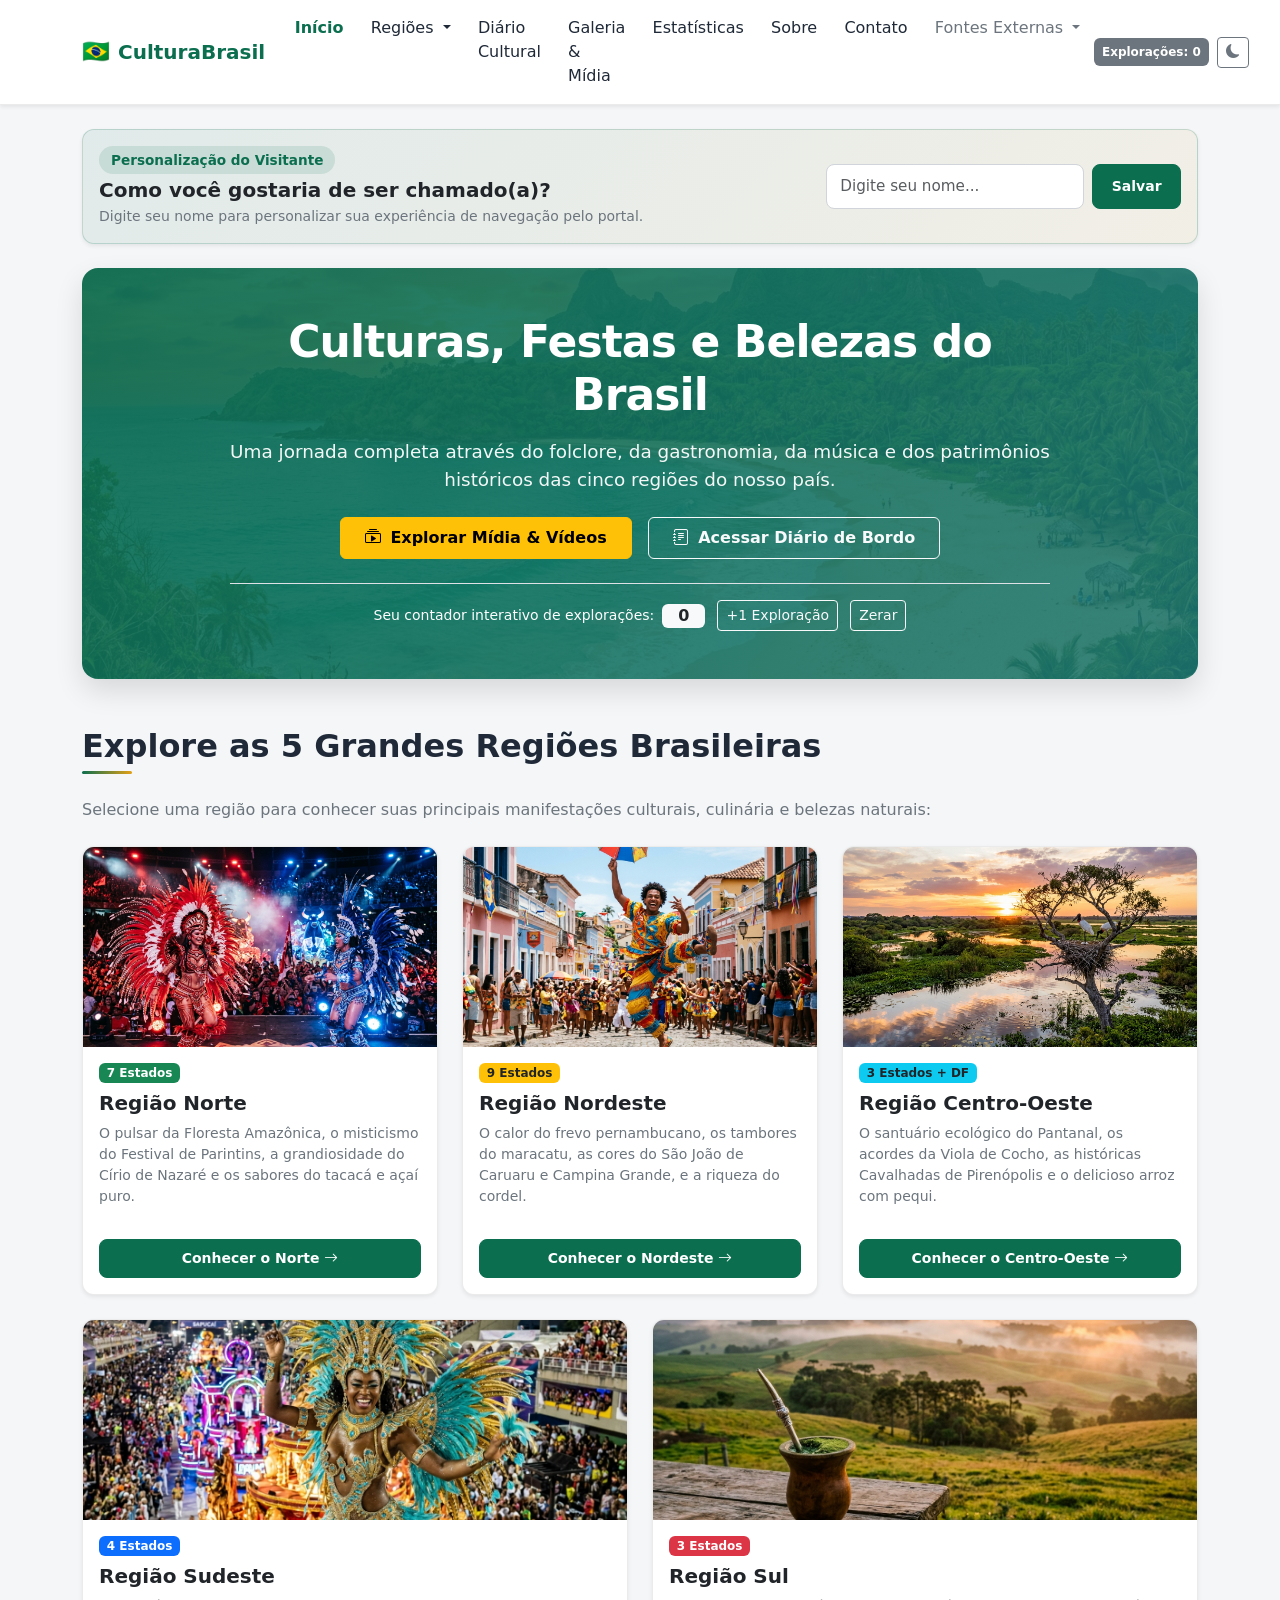
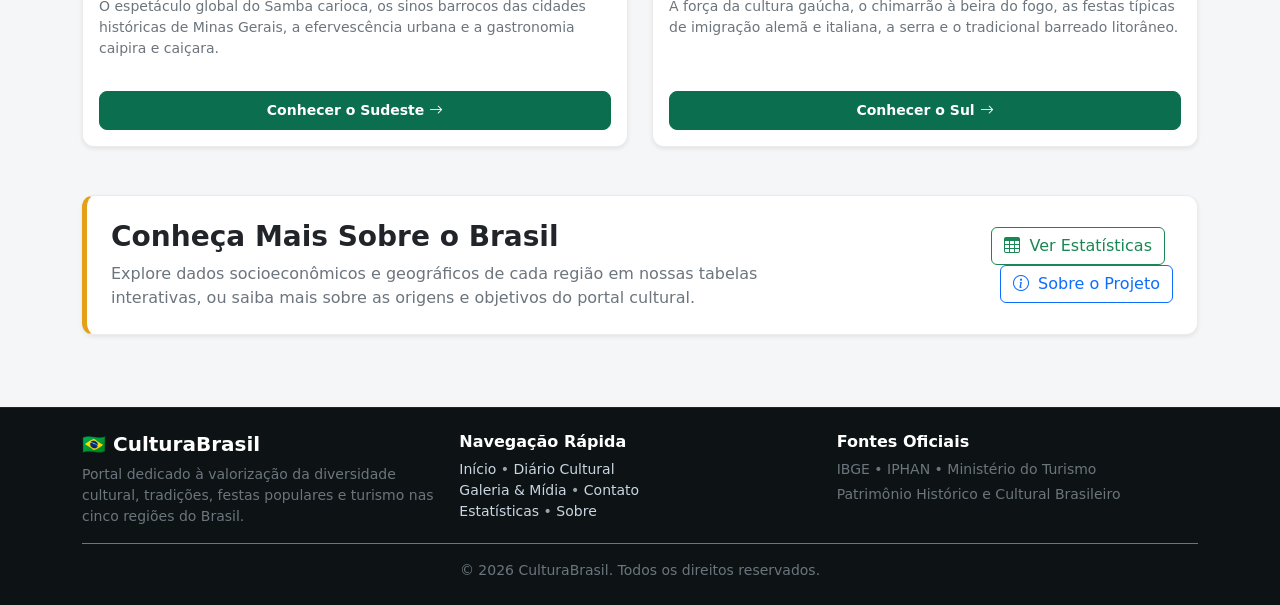
<file: 11-Arthur-js/index.html>
<!DOCTYPE html>
<html lang="pt-BR" data-theme="light">
<head>
    <meta charset="UTF-8">
    <meta name="viewport" content="width=device-width, initial-scale=1.0">
    <title>CulturaBrasil | Tradições, Arte e Turismo das 5 Regiões</title>
    <link rel="stylesheet" href="css/bootstrap.min.css">
    <link rel="stylesheet" href="css/bootstrap-icons.min.css">
    <link rel="stylesheet" href="css/styles.css">
    <style>
        #bannerDestaqueHome {
            border-left: 5px solid var(--secondary-color);
        }
        .selo-portal {
            background-color: rgba(11, 110, 79, 0.12);
            color: var(--primary-color);
            font-weight: 700;
            padding: 0.25rem 0.75rem;
            border-radius: 20px;
            display: inline-block;
            font-size: 0.85rem;
        }
        .external-link-hover {
            transition: color 0.2s ease, transform 0.2s ease;
        }
        .external-link-hover:hover {
            color: var(--secondary-color) !important;
            transform: translateX(3px);
        }
    </style>
</head>
<body>
    <header>
        <nav class="navbar navbar-expand-lg sticky-top shadow-sm" id="mainNavbar">
            <div class="container">
                <a class="navbar-brand fw-bold" href="index.html">
                    <span style="font-size: 1.4rem;">🇧🇷</span> CulturaBrasil
                </a>

                <button class="navbar-toggler" type="button" data-bs-toggle="collapse" data-bs-target="#navMenu" aria-controls="navMenu" aria-expanded="false" aria-label="Alternar navegação">
                    <span class="navbar-toggler-icon"></span>
                </button>

                <div class="collapse navbar-collapse" id="navMenu">
                    <ul class="navbar-nav me-auto mb-2 mb-lg-0">
                        <li class="nav-item">
                            <a class="nav-link active" href="index.html">Início</a>
                        </li>
                        <li class="nav-item dropdown">
                            <a class="nav-link dropdown-toggle" href="#" role="button" data-bs-toggle="dropdown" aria-expanded="false">
                                Regiões
                            </a>
                            <ul class="dropdown-menu">
                                <li><a class="dropdown-item" href="norte.html">Região Norte</a></li>
                                <li><a class="dropdown-item" href="nordeste.html">Região Nordeste</a></li>
                                <li><a class="dropdown-item" href="centro-oeste.html">Região Centro-Oeste</a></li>
                                <li><a class="dropdown-item" href="sudeste.html">Região Sudeste</a></li>
                                <li><a class="dropdown-item" href="sul.html">Região Sul</a></li>
                            </ul>
                        </li>
                        <li class="nav-item">
                            <a class="nav-link" href="diario.html">Diário Cultural</a>
                        </li>
                        <li class="nav-item">
                            <a class="nav-link" href="galeria.html">Galeria & Mídia</a>
                        </li>
                        <li class="nav-item">
                            <a class="nav-link" href="estatisticas.html">Estatísticas</a>
                        </li>
                        <li class="nav-item">
                            <a class="nav-link" href="sobre.html">Sobre</a>
                        </li>
                        <li class="nav-item">
                            <a class="nav-link" href="contato.html">Contato</a>
                        </li>
                        <li class="nav-item dropdown">
                            <a class="nav-link dropdown-toggle text-secondary" href="#" role="button" data-bs-toggle="dropdown">
                                Fontes Externas
                            </a>
                            <ul class="dropdown-menu">
                                <li><a class="dropdown-item external-link-hover" href="https://www.w3.org/" target="_blank" rel="noopener noreferrer"><i class="bi bi-box-arrow-up-right me-1"></i> W3C Standards</a></li>
                                <li><a class="dropdown-item external-link-hover" href="http://portal.iphan.gov.br/" target="_blank" rel="noopener noreferrer"><i class="bi bi-box-arrow-up-right me-1"></i> IPHAN Patrimônio</a></li>
                                <li><a class="dropdown-item external-link-hover" href="https://www.gov.br/turismo/pt-br" target="_blank" rel="noopener noreferrer"><i class="bi bi-box-arrow-up-right me-1"></i> Ministério do Turismo</a></li>
                                <li><a class="dropdown-item external-link-hover" href="https://educa.ibge.gov.br/jovens/conheca-o-brasil/territorio/brasil.html" target="_blank" rel="noopener noreferrer"><i class="bi bi-box-arrow-up-right me-1"></i> IBGE Educa</a></li>
                            </ul>
                        </li>
                    </ul>

                    <div class="d-flex align-items-center gap-2">
                        <span id="navUserBadge" class="badge bg-success d-none">Visitante</span>
                        <span class="badge bg-secondary p-2">Explorações: <span class="contador-exploracoes-valor">0</span></span>
                        <button class="btn btn-outline-secondary btn-sm" id="themeToggleBtn" type="button" title="Alternar Modo Claro/Escuro">
                            <i class="bi bi-moon-fill" id="themeIcon"></i>
                        </button>
                    </div>
                </div>
            </div>
        </nav>
    </header>

    <main class="container my-4">
        <section class="card p-3 mb-4 shadow-sm" id="saudacaoBanner">
            <div id="welcomeLoggedOut" class="row align-items-center g-2">
                <div class="col-md-8">
                    <span class="selo-portal mb-1">Personalização do Visitante</span>
                    <h5 class="mb-1 fw-bold">Como você gostaria de ser chamado(a)?</h5>
                    <p class="text-secondary small mb-0">Digite seu nome para personalizar sua experiência de navegação pelo portal.</p>
                </div>
                <div class="col-md-4">
                    <form id="formNomeUsuario" class="d-flex gap-2">
                        <label for="inputNomeUsuario" class="visually-hidden">Seu nome</label>
                        <input type="text" id="inputNomeUsuario" class="form-control form-control-sm" placeholder="Digite seu nome..." minlength="2" required>
                        <button type="submit" class="btn btn-primary btn-sm text-nowrap">Salvar</button>
                    </form>
                </div>
            </div>

            <div id="welcomeLoggedIn" class="d-flex justify-content-between align-items-center d-none">
                <h5 id="saudacaoTexto" class="mb-0 fw-bold">Bem-vindo(a)!</h5>
                <button type="button" id="btnLimparStorage" class="btn btn-outline-danger btn-sm">Trocar de Nome</button>
            </div>
        </section>

        <section class="hero-banner mb-5 text-center" style="border-radius: 1rem;">
            <div style="max-width: 820px; margin: 0 auto;">
                <h1 class="fw-bold mb-3">Culturas, Festas e Belezas do Brasil</h1>
                <p class="lead mb-4" style="font-size: 1.15rem; opacity: 0.95;">
                    Uma jornada completa através do folclore, da gastronomia, da música e dos patrimônios históricos das cinco regiões do nosso país.
                </p>
                <div class="d-flex justify-content-center align-items-center gap-3 flex-wrap">
                    <a href="galeria.html" class="btn btn-warning fw-bold px-4 py-2">
                        <i class="bi bi-collection-play me-1"></i> Explorar Mídia & Vídeos
                    </a>
                    <a href="diario.html" class="btn btn-outline-light fw-bold px-4 py-2">
                        <i class="bi bi-journal-text me-1"></i> Acessar Diário de Bordo
                    </a>
                </div>
                <div class="mt-4 pt-3 border-top border-white-50 d-flex justify-content-center align-items-center gap-2">
                    <span class="small">Seu contador interativo de explorações:</span>
                    <span class="badge bg-light text-dark fw-bold px-3 py-1 fs-6 contador-exploracoes-valor">0</span>
                    <button id="btnAdicionarClique" class="btn btn-sm btn-outline-light ms-1" type="button">+1 Exploração</button>
                    <button id="btnZerarContador" class="btn btn-sm btn-outline-light ms-1" type="button">Zerar</button>
                </div>
            </div>
        </section>

        <section class="mb-5">
            <h2 class="section-title">Explore as 5 Grandes Regiões Brasileiras</h2>
            <p class="text-secondary mb-4">Selecione uma região para conhecer suas principais manifestações culturais, culinária e belezas naturais:</p>

            <div class="row g-4">
                <article class="col-lg-4 col-md-6">
                    <div class="card h-100 shadow-sm">
                        <img src="images/parintins.jpg" class="card-img-top" alt="Festival de Parintins no Amazonas">
                        <div class="card-body d-flex flex-column">
                            <span class="badge bg-success mb-2 align-self-start">7 Estados</span>
                            <h3 class="card-title h5 fw-bold">Região Norte</h3>
                            <p class="card-text text-secondary small flex-grow-1">
                                O pulsar da Floresta Amazônica, o misticismo do Festival de Parintins, a grandiosidade do Círio de Nazaré e os sabores do tacacá e açaí puro.
                            </p>
                            <a href="norte.html" class="btn btn-primary btn-sm mt-3">
                                Conhecer o Norte <i class="bi bi-arrow-right"></i>
                            </a>
                        </div>
                    </div>
                </article>

                <article class="col-lg-4 col-md-6">
                    <div class="card h-100 shadow-sm">
                        <img src="images/frevo.jpg" class="card-img-top" alt="Dançarinos de frevo em Olinda">
                        <div class="card-body d-flex flex-column">
                            <span class="badge bg-warning text-dark mb-2 align-self-start">9 Estados</span>
                            <h3 class="card-title h5 fw-bold">Região Nordeste</h3>
                            <p class="card-text text-secondary small flex-grow-1">
                                O calor do frevo pernambucano, os tambores do maracatu, as cores do São João de Caruaru e Campina Grande, e a riqueza do cordel.
                            </p>
                            <a href="nordeste.html" class="btn btn-primary btn-sm mt-3">
                                Conhecer o Nordeste <i class="bi bi-arrow-right"></i>
                            </a>
                        </div>
                    </div>
                </article>

                <article class="col-lg-4 col-md-6">
                    <div class="card h-100 shadow-sm">
                        <img src="images/pantanal.jpg" class="card-img-top" alt="Fauna e flora do Pantanal matogrossense">
                        <div class="card-body d-flex flex-column">
                            <span class="badge bg-info text-dark mb-2 align-self-start">3 Estados + DF</span>
                            <h3 class="card-title h5 fw-bold">Região Centro-Oeste</h3>
                            <p class="card-text text-secondary small flex-grow-1">
                                O santuário ecológico do Pantanal, os acordes da Viola de Cocho, as históricas Cavalhadas de Pirenópolis e o delicioso arroz com pequi.
                            </p>
                            <a href="centro-oeste.html" class="btn btn-primary btn-sm mt-3">
                                Conhecer o Centro-Oeste <i class="bi bi-arrow-right"></i>
                            </a>
                        </div>
                    </div>
                </article>

                <article class="col-lg-6 col-md-6">
                    <div class="card h-100 shadow-sm">
                        <img src="images/carnaval.jpg" class="card-img-top" alt="Desfile de Carnaval no Rio de Janeiro">
                        <div class="card-body d-flex flex-column">
                            <span class="badge bg-primary mb-2 align-self-start">4 Estados</span>
                            <h3 class="card-title h5 fw-bold">Região Sudeste</h3>
                            <p class="card-text text-secondary small flex-grow-1">
                                O espetáculo global do Samba carioca, os sinos barrocos das cidades históricas de Minas Gerais, a efervescência urbana e a gastronomia caipira e caiçara.
                            </p>
                            <a href="sudeste.html" class="btn btn-primary btn-sm mt-3">
                                Conhecer o Sudeste <i class="bi bi-arrow-right"></i>
                            </a>
                        </div>
                    </div>
                </article>

                <article class="col-lg-6 col-md-12">
                    <div class="card h-100 shadow-sm">
                        <img src="images/sul.jpg" class="card-img-top" alt="Tradições e paisagens da Região Sul">
                        <div class="card-body d-flex flex-column">
                            <span class="badge bg-danger mb-2 align-self-start">3 Estados</span>
                            <h3 class="card-title h5 fw-bold">Região Sul</h3>
                            <p class="card-text text-secondary small flex-grow-1">
                                A força da cultura gaúcha, o chimarrão à beira do fogo, as festas típicas de imigração alemã e italiana, a serra e o tradicional barreado litorâneo.
                            </p>
                            <a href="sul.html" class="btn btn-primary btn-sm mt-3">
                                Conhecer o Sul <i class="bi bi-arrow-right"></i>
                            </a>
                        </div>
                    </div>
                </article>
            </div>
        </section>

        <section class="card p-4 mb-5 shadow-sm" id="bannerDestaqueHome">
            <div class="row align-items-center g-3">
                <div class="col-lg-8">
                    <h3 class="fw-bold mb-2">Conheça Mais Sobre o Brasil</h3>
                    <p class="text-secondary mb-0">
                        Explore dados socioeconômicos e geográficos de cada região em nossas tabelas interativas, ou saiba mais sobre as origens e objetivos do portal cultural.
                    </p>
                </div>
                <div class="col-lg-4 text-lg-end">
                    <a href="estatisticas.html" class="btn btn-outline-success me-2 mb-2 mb-sm-0">
                        <i class="bi bi-table me-1"></i> Ver Estatísticas
                    </a>
                    <a href="sobre.html" class="btn btn-outline-primary">
                        <i class="bi bi-info-circle me-1"></i> Sobre o Projeto
                    </a>
                </div>
            </div>
        </section>
    </main>

    <footer class="py-4 text-center">
        <div class="container">
            <div class="row g-3 text-start mb-3">
                <div class="col-md-4">
                    <h5 class="text-white fw-bold"><span style="font-size: 1.2rem;">🇧🇷</span> CulturaBrasil</h5>
                    <p class="small text-secondary mb-0">
                        Portal dedicado à valorização da diversidade cultural, tradições, festas populares e turismo nas cinco regiões do Brasil.
                    </p>
                </div>
                <div class="col-md-4">
                    <h6 class="text-white fw-bold">Navegação Rápida</h6>
                    <ul class="list-unstyled small mb-0">
                        <li><a href="index.html">Início</a> &bull; <a href="diario.html">Diário Cultural</a></li>
                        <li><a href="galeria.html">Galeria & Mídia</a> &bull; <a href="contato.html">Contato</a></li>
                        <li><a href="estatisticas.html">Estatísticas</a> &bull; <a href="sobre.html">Sobre</a></li>
                    </ul>
                </div>
                <div class="col-md-4">
                    <h6 class="text-white fw-bold">Fontes Oficiais</h6>
                    <p class="small text-secondary mb-1">IBGE &bull; IPHAN &bull; Ministério do Turismo</p>
                    <p class="small text-secondary mb-0">Patrimônio Histórico e Cultural Brasileiro</p>
                </div>
            </div>
            <div class="pt-3 border-top border-secondary text-secondary small">
                &copy; 2026 CulturaBrasil. Todos os direitos reservados.
            </div>
        </div>
    </footer>

    <script src="js/bootstrap.bundle.min.js"></script>
    <script src="js/script.js"></script>
</body>
</html>
</file>
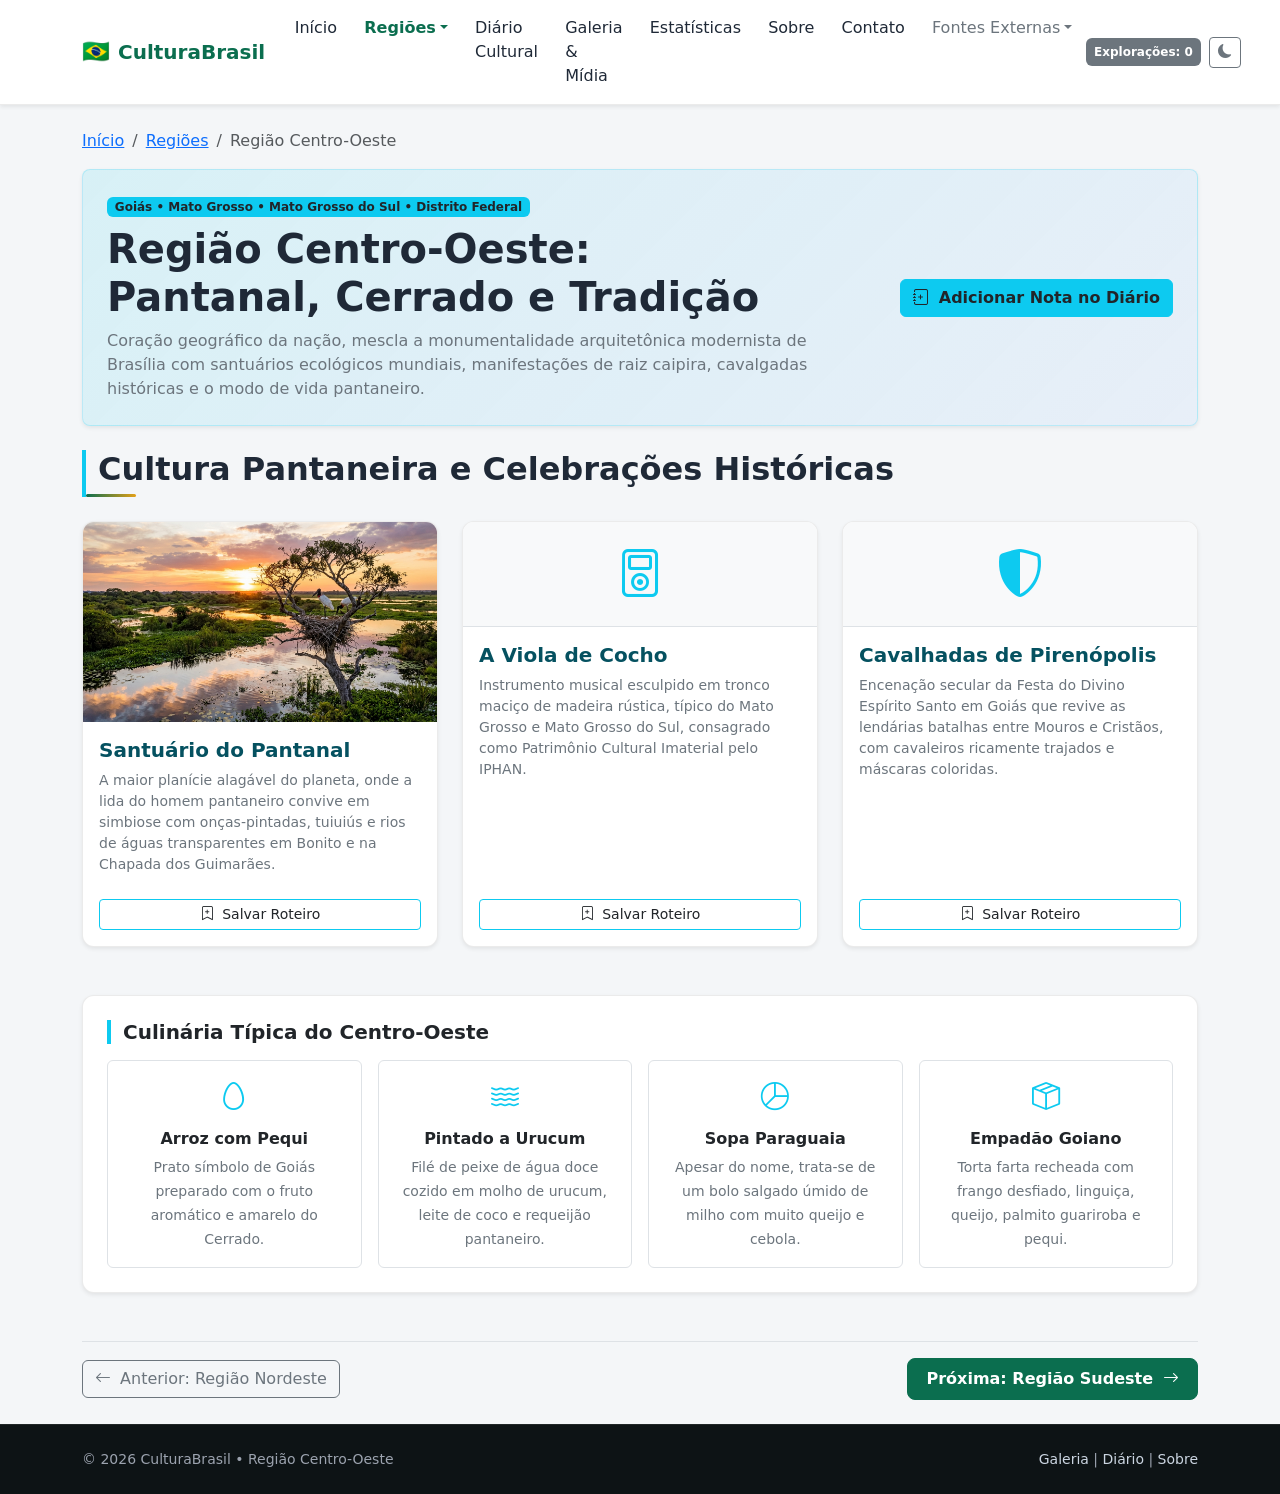
<file: 11-Arthur-js/centro-oeste.html>
<!DOCTYPE html>
<html lang="pt-BR" data-theme="light">
<head>
    <meta charset="UTF-8">
    <meta name="viewport" content="width=device-width, initial-scale=1.0">
    <title>Região Centro-Oeste | CulturaBrasil</title>
    <link rel="stylesheet" href="css/bootstrap.min.css">
    <link rel="stylesheet" href="css/bootstrap-icons.min.css">
    <link rel="stylesheet" href="css/styles.css">
    <style>
        .centro-accent {
            border-left: 4px solid #0dcaf0;
            padding-left: 0.75rem;
        }
        .prato-card {
            background-color: var(--card-bg-light);
            transition: transform 0.2s ease, border-color 0.2s ease;
        }
        .prato-card:hover {
            transform: translateY(-2px);
            border-color: #0dcaf0 !important;
        }
    </style>
</head>
<body>
    <header>
        <nav class="navbar navbar-expand-lg sticky-top shadow-sm">
            <div class="container">
                <a class="navbar-brand fw-bold" href="index.html">
                    <span style="font-size: 1.4rem;">🇧🇷</span> CulturaBrasil
                </a>

                <button class="navbar-toggler" type="button" data-bs-toggle="collapse" data-bs-target="#navMenu" aria-controls="navMenu" aria-expanded="false" aria-label="Alternar navegação">
                    <span class="navbar-toggler-icon"></span>
                </button>

                <div class="collapse navbar-collapse" id="navMenu">
                    <ul class="navbar-nav me-auto mb-2 mb-lg-0">
                        <li class="nav-item"><a class="nav-link" href="index.html">Início</a></li>
                        <li class="nav-item dropdown">
                            <a class="nav-link dropdown-toggle active" href="#" role="button" data-bs-toggle="dropdown" aria-expanded="false">Regiões</a>
                            <ul class="dropdown-menu">
                                <li><a class="dropdown-item" href="norte.html">Região Norte</a></li>
                                <li><a class="dropdown-item" href="nordeste.html">Região Nordeste</a></li>
                                <li><a class="dropdown-item active" href="centro-oeste.html">Região Centro-Oeste</a></li>
                                <li><a class="dropdown-item" href="sudeste.html">Região Sudeste</a></li>
                                <li><a class="dropdown-item" href="sul.html">Região Sul</a></li>
                            </ul>
                        </li>
                        <li class="nav-item"><a class="nav-link" href="diario.html">Diário Cultural</a></li>
                        <li class="nav-item"><a class="nav-link" href="galeria.html">Galeria & Mídia</a></li>
                        <li class="nav-item"><a class="nav-link" href="estatisticas.html">Estatísticas</a></li>
                        <li class="nav-item"><a class="nav-link" href="sobre.html">Sobre</a></li>
                        <li class="nav-item"><a class="nav-link" href="contato.html">Contato</a></li>
                        <li class="nav-item dropdown">
                            <a class="nav-link dropdown-toggle text-secondary" href="#" role="button" data-bs-toggle="dropdown">Fontes Externas</a>
                            <ul class="dropdown-menu">
                                <li><a class="dropdown-item" href="https://www.w3.org/" target="_blank" rel="noopener noreferrer"><i class="bi bi-box-arrow-up-right me-1"></i> W3C Standards</a></li>
                                <li><a class="dropdown-item" href="http://portal.iphan.gov.br/" target="_blank" rel="noopener noreferrer"><i class="bi bi-box-arrow-up-right me-1"></i> IPHAN</a></li>
                                <li><a class="dropdown-item" href="https://educa.ibge.gov.br/jovens/conheca-o-brasil/territorio/brasil.html" target="_blank" rel="noopener noreferrer"><i class="bi bi-box-arrow-up-right me-1"></i> IBGE Educa</a></li>
                            </ul>
                        </li>
                    </ul>

                    <div class="d-flex align-items-center gap-2">
                        <span id="navUserBadge" class="badge bg-success d-none">Visitante</span>
                        <span class="badge bg-secondary p-2">Explorações: <span class="contador-exploracoes-valor">0</span></span>
                        <button class="btn btn-outline-secondary btn-sm" id="themeToggleBtn" type="button" title="Alternar Modo Claro/Escuro">
                            <i class="bi bi-moon-fill" id="themeIcon"></i>
                        </button>
                    </div>
                </div>
            </div>
        </nav>
    </header>

    <main class="container my-4">
        <nav aria-label="breadcrumb">
            <ol class="breadcrumb">
                <li class="breadcrumb-item"><a href="index.html">Início</a></li>
                <li class="breadcrumb-item"><a href="#">Regiões</a></li>
                <li class="breadcrumb-item active" aria-current="page">Região Centro-Oeste</li>
            </ol>
        </nav>

        <section class="p-4 mb-4 rounded-3 shadow-sm" style="background: linear-gradient(135deg, rgba(13, 202, 240, 0.12) 0%, rgba(13, 110, 253, 0.05) 100%); border: 1px solid rgba(13, 202, 240, 0.2);">
            <div class="row align-items-center">
                <div class="col-lg-8">
                    <span class="badge bg-info text-dark mb-2">Goiás &bull; Mato Grosso &bull; Mato Grosso do Sul &bull; Distrito Federal</span>
                    <h1 class="fw-bold mb-2">Região Centro-Oeste: Pantanal, Cerrado e Tradição</h1>
                    <p class="text-secondary mb-0">
                        Coração geográfico da nação, mescla a monumentalidade arquitetônica modernista de Brasília com santuários ecológicos mundiais, manifestações de raiz caipira, cavalgadas históricas e o modo de vida pantaneiro.
                    </p>
                </div>
                <div class="col-lg-4 text-lg-end mt-3 mt-lg-0">
                    <a href="diario.html" class="btn btn-info text-dark fw-bold">
                        <i class="bi bi-journal-plus me-1"></i> Adicionar Nota no Diário
                    </a>
                </div>
            </div>
        </section>

        <section class="mb-5">
            <h2 class="section-title centro-accent">Cultura Pantaneira e Celebrações Históricas</h2>
            <div class="row g-4">
                <article class="col-md-4">
                    <div class="card h-100 shadow-sm">
                        <img src="images/pantanal.jpg" class="card-img-top" alt="Paisagem e vida silvestre do Pantanal">
                        <div class="card-body d-flex flex-column">
                            <h3 class="card-title h5 fw-bold text-info-emphasis">Santuário do Pantanal</h3>
                            <p class="card-text text-secondary small flex-grow-1">
                                A maior planície alagável do planeta, onde a lida do homem pantaneiro convive em simbiose com onças-pintadas, tuiuiús e rios de águas transparentes em Bonito e na Chapada dos Guimarães.
                            </p>
                            <a href="diario.html" class="btn btn-outline-info text-dark btn-sm mt-2">
                                <i class="bi bi-bookmark-plus me-1"></i> Salvar Roteiro
                            </a>
                        </div>
                    </div>
                </article>

                <article class="col-md-4">
                    <div class="card h-100 shadow-sm">
                        <div class="p-3 bg-body-tertiary border-bottom text-center">
                            <i class="bi bi-music-player text-info" style="font-size: 3rem;"></i>
                        </div>
                        <div class="card-body d-flex flex-column">
                            <h3 class="card-title h5 fw-bold text-info-emphasis">A Viola de Cocho</h3>
                            <p class="card-text text-secondary small flex-grow-1">
                                Instrumento musical esculpido em tronco maciço de madeira rústica, típico do Mato Grosso e Mato Grosso do Sul, consagrado como Patrimônio Cultural Imaterial pelo IPHAN.
                            </p>
                            <a href="diario.html" class="btn btn-outline-info text-dark btn-sm mt-2">
                                <i class="bi bi-bookmark-plus me-1"></i> Salvar Roteiro
                            </a>
                        </div>
                    </div>
                </article>

                <article class="col-md-4">
                    <div class="card h-100 shadow-sm">
                        <div class="p-3 bg-body-tertiary border-bottom text-center">
                            <i class="bi bi-shield-shaded text-info" style="font-size: 3rem;"></i>
                        </div>
                        <div class="card-body d-flex flex-column">
                            <h3 class="card-title h5 fw-bold text-info-emphasis">Cavalhadas de Pirenópolis</h3>
                            <p class="card-text text-secondary small flex-grow-1">
                                Encenação secular da Festa do Divino Espírito Santo em Goiás que revive as lendárias batalhas entre Mouros e Cristãos, com cavaleiros ricamente trajados e máscaras coloridas.
                            </p>
                            <a href="diario.html" class="btn btn-outline-info text-dark btn-sm mt-2">
                                <i class="bi bi-bookmark-plus me-1"></i> Salvar Roteiro
                            </a>
                        </div>
                    </div>
                </article>
            </div>
        </section>

        <section class="card p-4 shadow-sm mb-5">
            <h2 class="h5 fw-bold mb-3 centro-accent">Culinária Típica do Centro-Oeste</h2>
            <div class="row g-3 text-center">
                <div class="col-md-3 col-6">
                    <div class="p-3 border rounded prato-card h-100">
                        <i class="bi bi-egg text-info fs-3 mb-2 d-block"></i>
                        <strong class="d-block mb-1">Arroz com Pequi</strong>
                        <small class="text-secondary">Prato símbolo de Goiás preparado com o fruto aromático e amarelo do Cerrado.</small>
                    </div>
                </div>
                <div class="col-md-3 col-6">
                    <div class="p-3 border rounded prato-card h-100">
                        <i class="bi bi-water text-info fs-3 mb-2 d-block"></i>
                        <strong class="d-block mb-1">Pintado a Urucum</strong>
                        <small class="text-secondary">Filé de peixe de água doce cozido em molho de urucum, leite de coco e requeijão pantaneiro.</small>
                    </div>
                </div>
                <div class="col-md-3 col-6">
                    <div class="p-3 border rounded prato-card h-100">
                        <i class="bi bi-pie-chart text-info fs-3 mb-2 d-block"></i>
                        <strong class="d-block mb-1">Sopa Paraguaia</strong>
                        <small class="text-secondary">Apesar do nome, trata-se de um bolo salgado úmido de milho com muito queijo e cebola.</small>
                    </div>
                </div>
                <div class="col-md-3 col-6">
                    <div class="p-3 border rounded prato-card h-100">
                        <i class="bi bi-box-seam text-info fs-3 mb-2 d-block"></i>
                        <strong class="d-block mb-1">Empadão Goiano</strong>
                        <small class="text-secondary">Torta farta recheada com frango desfiado, linguiça, queijo, palmito guariroba e pequi.</small>
                    </div>
                </div>
            </div>
        </section>

        <aside class="d-flex justify-content-between align-items-center flex-wrap gap-2 pt-3 border-top">
            <a href="nordeste.html" class="btn btn-outline-secondary">
                <i class="bi bi-arrow-left me-1"></i> Anterior: Região Nordeste
            </a>
            <a href="sudeste.html" class="btn btn-primary">
                Próxima: Região Sudeste <i class="bi bi-arrow-right ms-1"></i>
            </a>
        </aside>
    </main>

    <footer class="py-4 text-center">
        <div class="container">
            <div class="d-flex justify-content-between align-items-center flex-wrap gap-2">
                <span class="small">&copy; 2026 CulturaBrasil &bull; Região Centro-Oeste</span>
                <span class="small"><a href="galeria.html">Galeria</a> | <a href="diario.html">Diário</a> | <a href="sobre.html">Sobre</a></span>
            </div>
        </div>
    </footer>

    <script src="js/bootstrap.bundle.min.js"></script>
    <script src="js/script.js"></script>
</body>
</html>
</file>
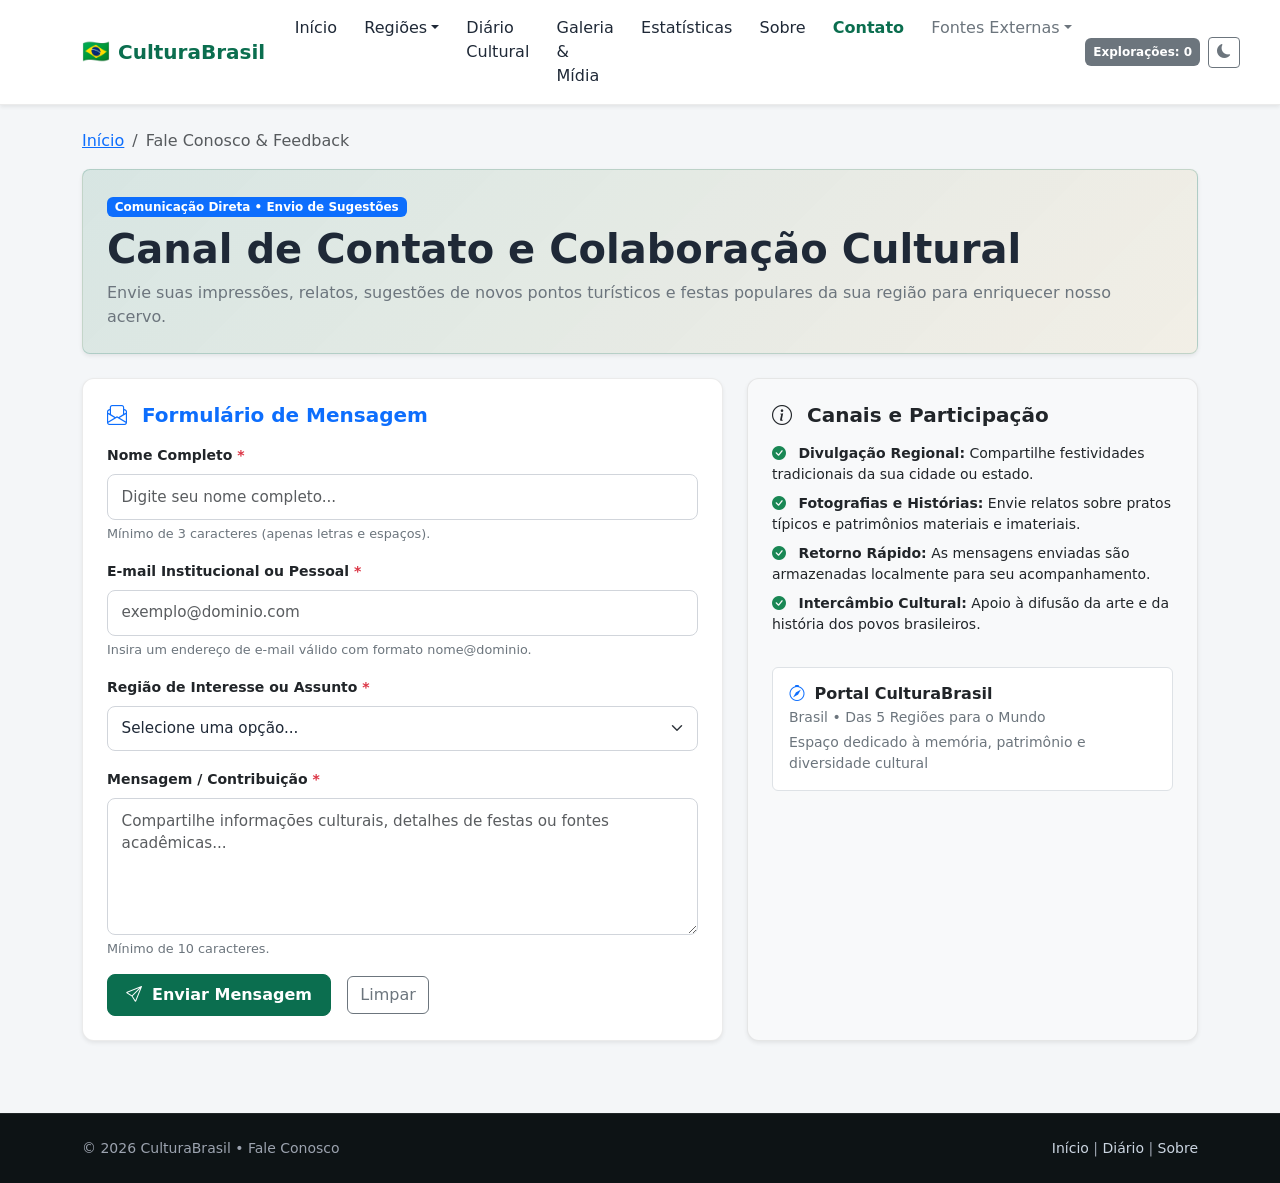
<file: 11-Arthur-js/contato.html>
<!DOCTYPE html>
<html lang="pt-BR" data-theme="light">
<head>
    <meta charset="UTF-8">
    <meta name="viewport" content="width=device-width, initial-scale=1.0">
    <title>Contato & Feedback | CulturaBrasil</title>
    <link rel="stylesheet" href="css/bootstrap.min.css">
    <link rel="stylesheet" href="css/bootstrap-icons.min.css">
    <link rel="stylesheet" href="css/styles.css">
    <style>
        .form-status-indicator {
            font-size: 0.8rem;
            margin-top: 0.25rem;
        }
        .form-control:valid {
            border-color: #198754;
        }
        .form-control:invalid:not(:placeholder-shown) {
            border-color: #dc3545;
            background-color: rgba(220, 53, 69, 0.02);
        }
    </style>
</head>
<body>
    <header>
        <nav class="navbar navbar-expand-lg sticky-top shadow-sm">
            <div class="container">
                <a class="navbar-brand fw-bold" href="index.html">
                    <span style="font-size: 1.4rem;">🇧🇷</span> CulturaBrasil
                </a>

                <button class="navbar-toggler" type="button" data-bs-toggle="collapse" data-bs-target="#navMenu" aria-controls="navMenu" aria-expanded="false" aria-label="Alternar navegação">
                    <span class="navbar-toggler-icon"></span>
                </button>

                <div class="collapse navbar-collapse" id="navMenu">
                    <ul class="navbar-nav me-auto mb-2 mb-lg-0">
                        <li class="nav-item"><a class="nav-link" href="index.html">Início</a></li>
                        <li class="nav-item dropdown">
                            <a class="nav-link dropdown-toggle" href="#" role="button" data-bs-toggle="dropdown" aria-expanded="false">Regiões</a>
                            <ul class="dropdown-menu">
                                <li><a class="dropdown-item" href="norte.html">Região Norte</a></li>
                                <li><a class="dropdown-item" href="nordeste.html">Região Nordeste</a></li>
                                <li><a class="dropdown-item" href="centro-oeste.html">Região Centro-Oeste</a></li>
                                <li><a class="dropdown-item" href="sudeste.html">Região Sudeste</a></li>
                                <li><a class="dropdown-item" href="sul.html">Região Sul</a></li>
                            </ul>
                        </li>
                        <li class="nav-item"><a class="nav-link" href="diario.html">Diário Cultural</a></li>
                        <li class="nav-item"><a class="nav-link" href="galeria.html">Galeria & Mídia</a></li>
                        <li class="nav-item"><a class="nav-link" href="estatisticas.html">Estatísticas</a></li>
                        <li class="nav-item"><a class="nav-link" href="sobre.html">Sobre</a></li>
                        <li class="nav-item"><a class="nav-link active" href="contato.html">Contato</a></li>
                        <li class="nav-item dropdown">
                            <a class="nav-link dropdown-toggle text-secondary" href="#" role="button" data-bs-toggle="dropdown">Fontes Externas</a>
                            <ul class="dropdown-menu">
                                <li><a class="dropdown-item" href="https://www.w3.org/" target="_blank" rel="noopener noreferrer"><i class="bi bi-box-arrow-up-right me-1"></i> W3C Standards</a></li>
                                <li><a class="dropdown-item" href="http://portal.iphan.gov.br/" target="_blank" rel="noopener noreferrer"><i class="bi bi-box-arrow-up-right me-1"></i> IPHAN</a></li>
                                <li><a class="dropdown-item" href="https://educa.ibge.gov.br/jovens/conheca-o-brasil/territorio/brasil.html" target="_blank" rel="noopener noreferrer"><i class="bi bi-box-arrow-up-right me-1"></i> IBGE Educa</a></li>
                            </ul>
                        </li>
                    </ul>

                    <div class="d-flex align-items-center gap-2">
                        <span id="navUserBadge" class="badge bg-success d-none">Visitante</span>
                        <span class="badge bg-secondary p-2">Explorações: <span class="contador-exploracoes-valor">0</span></span>
                        <button class="btn btn-outline-secondary btn-sm" id="themeToggleBtn" type="button" title="Alternar Modo Claro/Escuro">
                            <i class="bi bi-moon-fill" id="themeIcon"></i>
                        </button>
                    </div>
                </div>
            </div>
        </nav>
    </header>

    <main class="container my-4">
        <nav aria-label="breadcrumb">
            <ol class="breadcrumb">
                <li class="breadcrumb-item"><a href="index.html">Início</a></li>
                <li class="breadcrumb-item active" aria-current="page">Fale Conosco & Feedback</li>
            </ol>
        </nav>

        <section class="p-4 mb-4 rounded-3 shadow-sm" style="background: linear-gradient(135deg, rgba(11, 110, 79, 0.12) 0%, rgba(227, 160, 24, 0.08) 100%); border: 1px solid rgba(11, 110, 79, 0.2);">
            <span class="badge bg-primary mb-2">Comunicação Direta &bull; Envio de Sugestões</span>
            <h1 class="fw-bold mb-2">Canal de Contato e Colaboração Cultural</h1>
            <p class="text-secondary mb-0">
                Envie suas impressões, relatos, sugestões de novos pontos turísticos e festas populares da sua região para enriquecer nosso acervo.
            </p>
        </section>

        <div id="alertaSucessoContato" class="alert alert-success d-none shadow-sm" role="alert">
            <h5 class="alert-heading fw-bold"><i class="bi bi-check-circle-fill me-2"></i> Mensagem Recebida com Sucesso!</h5>
            <p class="mb-0">Agradecemos sua colaboração! Sua mensagem foi registrada com sucesso.</p>
        </div>

        <div class="row g-4 mb-5">
            <div class="col-lg-7">
                <section class="card p-4 shadow-sm h-100">
                    <h2 class="h5 fw-bold mb-3 text-primary">
                        <i class="bi bi-envelope-paper me-2"></i> Formulário de Mensagem
                    </h2>

                    <form id="formContatoPrincipal" novalidate>
                        <div class="mb-3">
                            <label for="contatoNome" class="form-label fw-bold small">
                                Nome Completo <span class="text-danger">*</span>
                            </label>
                            <input type="text" class="form-control" id="contatoNome" name="nome" placeholder="Digite seu nome completo..." minlength="3" pattern="^[A-Za-zÀ-ÿ\s]{3,}$" required>
                            <div class="form-status-indicator text-secondary">Mínimo de 3 caracteres (apenas letras e espaços).</div>
                        </div>

                        <div class="mb-3">
                            <label for="contatoEmail" class="form-label fw-bold small">
                                E-mail Institucional ou Pessoal <span class="text-danger">*</span>
                            </label>
                            <input type="email" class="form-control" id="contatoEmail" name="email" placeholder="exemplo@dominio.com" required>
                            <div class="form-status-indicator text-secondary">Insira um endereço de e-mail válido com formato nome@dominio.</div>
                        </div>

                        <div class="mb-3">
                            <label for="contatoAssunto" class="form-label fw-bold small">
                                Região de Interesse ou Assunto <span class="text-danger">*</span>
                            </label>
                            <select class="form-select" id="contatoAssunto" name="assunto" required>
                                <option value="" selected disabled>Selecione uma opção...</option>
                                <option value="Região Norte">Sugestão sobre Região Norte</option>
                                <option value="Região Nordeste">Sugestão sobre Região Nordeste</option>
                                <option value="Região Centro-Oeste">Sugestão sobre Região Centro-Oeste</option>
                                <option value="Região Sudeste">Sugestão sobre Região Sudeste</option>
                                <option value="Região Sul">Sugestão sobre Região Sul</option>
                                <option value="Projeto Geral">Dúvidas sobre o Projeto Front-End</option>
                            </select>
                        </div>

                        <div class="mb-3">
                            <label for="contatoMensagem" class="form-label fw-bold small">
                                Mensagem / Contribuição <span class="text-danger">*</span>
                            </label>
                            <textarea class="form-control" id="contatoMensagem" name="mensagem" rows="5" placeholder="Compartilhe informações culturais, detalhes de festas ou fontes acadêmicas..." minlength="10" required></textarea>
                            <div class="form-status-indicator text-secondary">Mínimo de 10 caracteres.</div>
                        </div>

                        <div class="d-flex align-items-center gap-3">
                            <button type="submit" class="btn btn-primary" id="btnEnviarContato">
                                <i class="bi bi-send me-1"></i> Enviar Mensagem
                            </button>
                            <button type="reset" class="btn btn-outline-secondary">
                                Limpar
                            </button>
                        </div>
                    </form>
                </section>
            </div>

            <div class="col-lg-5">
                <section class="card p-4 shadow-sm h-100 bg-body-tertiary">
                    <h2 class="h5 fw-bold mb-3">
                        <i class="bi bi-info-circle me-2"></i> Canais e Participação
                    </h2>

                    <ul class="list-unstyled small mb-4">
                        <li class="mb-2"><i class="bi bi-check-circle-fill text-success me-2"></i> <strong>Divulgação Regional:</strong> Compartilhe festividades tradicionais da sua cidade ou estado.</li>
                        <li class="mb-2"><i class="bi bi-check-circle-fill text-success me-2"></i> <strong>Fotografias e Histórias:</strong> Envie relatos sobre pratos típicos e patrimônios materiais e imateriais.</li>
                        <li class="mb-2"><i class="bi bi-check-circle-fill text-success me-2"></i> <strong>Retorno Rápido:</strong> As mensagens enviadas são armazenadas localmente para seu acompanhamento.</li>
                        <li class="mb-2"><i class="bi bi-check-circle-fill text-success me-2"></i> <strong>Intercâmbio Cultural:</strong> Apoio à difusão da arte e da história dos povos brasileiros.</li>
                    </ul>

                    <div class="p-3 bg-body rounded border">
                        <h6 class="fw-bold mb-1"><i class="bi bi-compass me-1 text-primary"></i> Portal CulturaBrasil</h6>
                        <p class="small text-secondary mb-1">Brasil &bull; Das 5 Regiões para o Mundo</p>
                        <p class="small text-secondary mb-0">Espaço dedicado à memória, patrimônio e diversidade cultural</p>
                    </div>
                </section>
            </div>
        </div>
    </main>

    <footer class="py-4 text-center">
        <div class="container">
            <div class="d-flex justify-content-between align-items-center flex-wrap gap-2">
                <span class="small">&copy; 2026 CulturaBrasil &bull; Fale Conosco</span>
                <span class="small"><a href="index.html">Início</a> | <a href="diario.html">Diário</a> | <a href="sobre.html">Sobre</a></span>
            </div>
        </div>
    </footer>

    <script src="js/bootstrap.bundle.min.js"></script>
    <script src="js/script.js"></script>
</body>
</html>
</file>
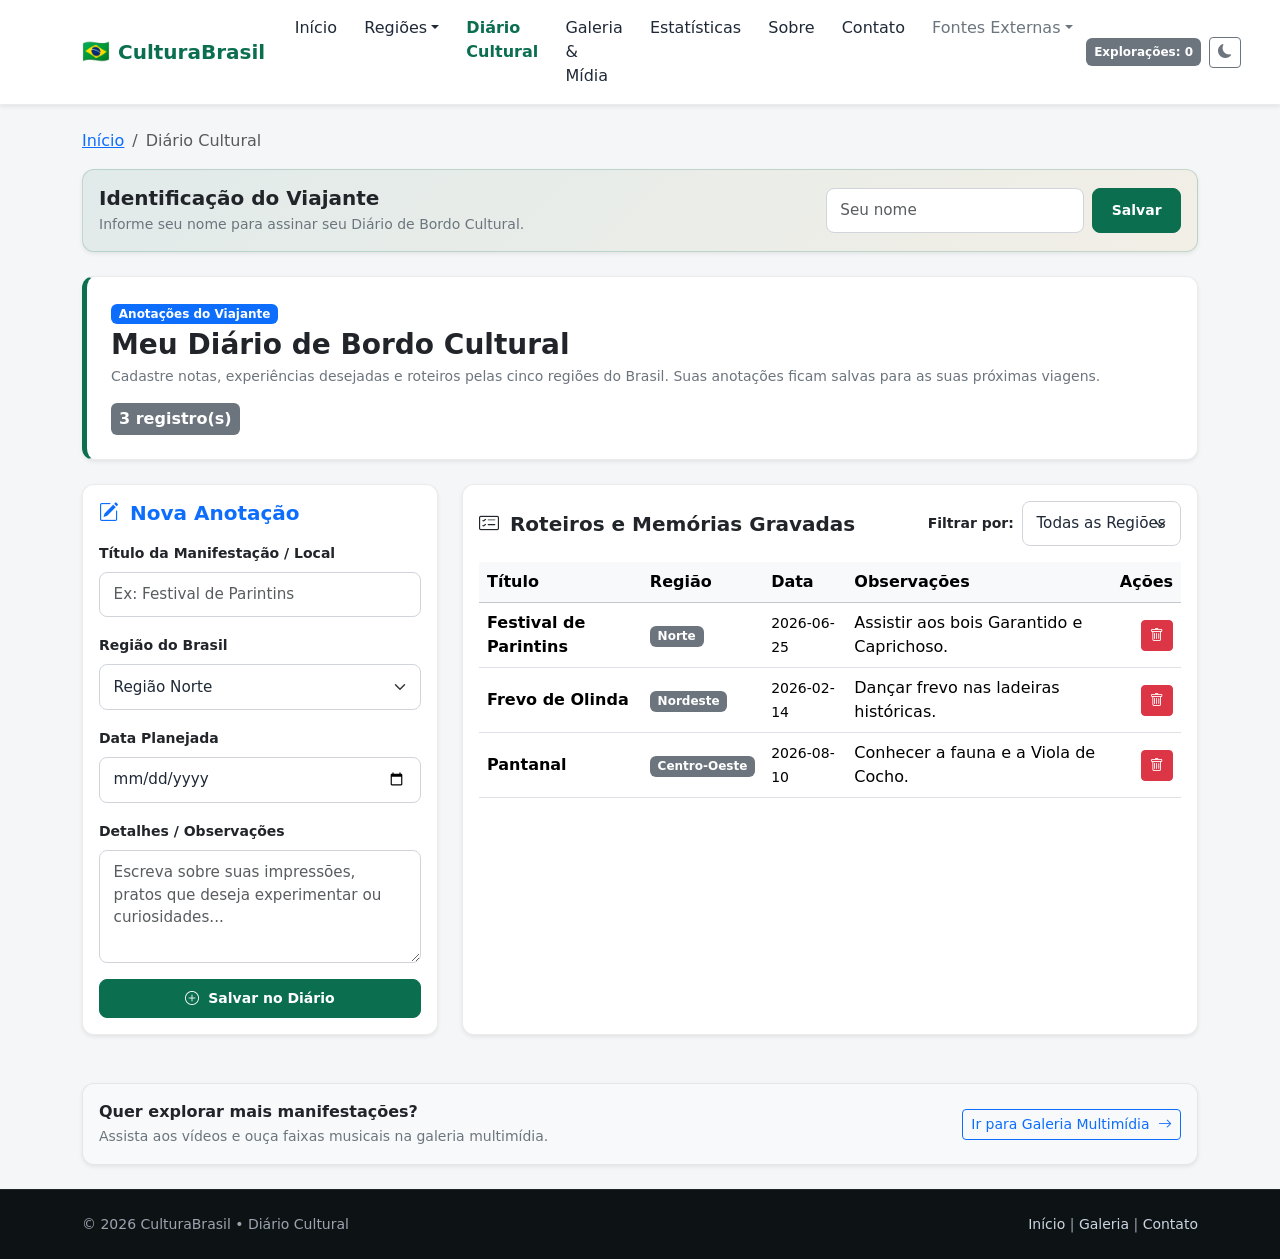
<file: 11-Arthur-js/diario.html>
<!DOCTYPE html>
<html lang="pt-BR" data-theme="light">
<head>
    <meta charset="UTF-8">
    <meta name="viewport" content="width=device-width, initial-scale=1.0">
    <title>Diário Cultural | CulturaBrasil</title>
    <link rel="stylesheet" href="css/bootstrap.min.css">
    <link rel="stylesheet" href="css/bootstrap-icons.min.css">
    <link rel="stylesheet" href="css/styles.css">
    <style>
        .tabela-acoes-btn {
            padding: 0.25rem 0.5rem;
            font-size: 0.8rem;
        }
        #bannerDiarioTopo {
            border-left: 5px solid var(--primary-color);
        }
    </style>
</head>
<body>
    <header>
        <nav class="navbar navbar-expand-lg sticky-top shadow-sm">
            <div class="container">
                <a class="navbar-brand fw-bold" href="index.html">
                    <span style="font-size: 1.4rem;">🇧🇷</span> CulturaBrasil
                </a>

                <button class="navbar-toggler" type="button" data-bs-toggle="collapse" data-bs-target="#navMenu" aria-controls="navMenu" aria-expanded="false" aria-label="Alternar navegação">
                    <span class="navbar-toggler-icon"></span>
                </button>

                <div class="collapse navbar-collapse" id="navMenu">
                    <ul class="navbar-nav me-auto mb-2 mb-lg-0">
                        <li class="nav-item"><a class="nav-link" href="index.html">Início</a></li>
                        <li class="nav-item dropdown">
                            <a class="nav-link dropdown-toggle" href="#" role="button" data-bs-toggle="dropdown" aria-expanded="false">Regiões</a>
                            <ul class="dropdown-menu">
                                <li><a class="dropdown-item" href="norte.html">Região Norte</a></li>
                                <li><a class="dropdown-item" href="nordeste.html">Região Nordeste</a></li>
                                <li><a class="dropdown-item" href="centro-oeste.html">Região Centro-Oeste</a></li>
                                <li><a class="dropdown-item" href="sudeste.html">Região Sudeste</a></li>
                                <li><a class="dropdown-item" href="sul.html">Região Sul</a></li>
                            </ul>
                        </li>
                        <li class="nav-item"><a class="nav-link active" href="diario.html">Diário Cultural</a></li>
                        <li class="nav-item"><a class="nav-link" href="galeria.html">Galeria & Mídia</a></li>
                        <li class="nav-item"><a class="nav-link" href="estatisticas.html">Estatísticas</a></li>
                        <li class="nav-item"><a class="nav-link" href="sobre.html">Sobre</a></li>
                        <li class="nav-item"><a class="nav-link" href="contato.html">Contato</a></li>
                        <li class="nav-item dropdown">
                            <a class="nav-link dropdown-toggle text-secondary" href="#" role="button" data-bs-toggle="dropdown">Fontes Externas</a>
                            <ul class="dropdown-menu">
                                <li><a class="dropdown-item" href="https://www.w3.org/" target="_blank" rel="noopener noreferrer"><i class="bi bi-box-arrow-up-right me-1"></i> W3C Standards</a></li>
                                <li><a class="dropdown-item" href="http://portal.iphan.gov.br/" target="_blank" rel="noopener noreferrer"><i class="bi bi-box-arrow-up-right me-1"></i> IPHAN</a></li>
                                <li><a class="dropdown-item" href="https://educa.ibge.gov.br/jovens/conheca-o-brasil/territorio/brasil.html" target="_blank" rel="noopener noreferrer"><i class="bi bi-box-arrow-up-right me-1"></i> IBGE Educa</a></li>
                            </ul>
                        </li>
                    </ul>

                    <div class="d-flex align-items-center gap-2">
                        <span id="navUserBadge" class="badge bg-success d-none">Visitante</span>
                        <span class="badge bg-secondary p-2">Explorações: <span class="contador-exploracoes-valor">0</span></span>
                        <button class="btn btn-outline-secondary btn-sm" id="themeToggleBtn" type="button" title="Alternar Modo Claro/Escuro">
                            <i class="bi bi-moon-fill" id="themeIcon"></i>
                        </button>
                    </div>
                </div>
            </div>
        </nav>
    </header>

    <main class="container my-4">
        <nav aria-label="breadcrumb">
            <ol class="breadcrumb">
                <li class="breadcrumb-item"><a href="index.html">Início</a></li>
                <li class="breadcrumb-item active" aria-current="page">Diário Cultural</li>
            </ol>
        </nav>

        <section class="card p-3 mb-4 shadow-sm" id="saudacaoBanner">
            <div id="welcomeLoggedOut" class="row align-items-center g-2">
                <div class="col-md-8">
                    <h5 class="mb-1 fw-bold">Identificação do Viajante</h5>
                    <p class="text-secondary small mb-0">Informe seu nome para assinar seu Diário de Bordo Cultural.</p>
                </div>
                <div class="col-md-4">
                    <form id="formNomeUsuario" class="d-flex gap-2">
                        <label for="inputNomeUsuario" class="visually-hidden">Seu nome</label>
                        <input type="text" id="inputNomeUsuario" class="form-control form-control-sm" placeholder="Seu nome" minlength="2" required>
                        <button type="submit" class="btn btn-primary btn-sm text-nowrap">Salvar</button>
                    </form>
                </div>
            </div>

            <div id="welcomeLoggedIn" class="d-flex justify-content-between align-items-center d-none">
                <h5 id="saudacaoTexto" class="mb-0 fw-bold">Bem-vindo(a)!</h5>
                <button type="button" id="btnLimparStorage" class="btn btn-outline-danger btn-sm">Trocar de Nome</button>
            </div>
        </section>

        <section class="card p-4 mb-4 shadow-sm" id="bannerDiarioTopo">
            <div class="d-flex justify-content-between align-items-center flex-wrap gap-3">
                <div>
                    <span class="badge bg-primary mb-1">Anotações do Viajante</span>
                    <h1 class="h3 fw-bold mb-1">Meu Diário de Bordo Cultural</h1>
                    <p class="text-secondary small mb-0">Cadastre notas, experiências desejadas e roteiros pelas cinco regiões do Brasil. Suas anotações ficam salvas para as suas próximas viagens.</p>
                </div>
                <div>
                    <span class="badge bg-secondary p-2 fs-6" id="countAnotacoes">0 registro(s)</span>
                </div>
            </div>
        </section>

        <div class="row g-4 mb-5">
            <div class="col-lg-4">
                <section class="card p-3 shadow-sm h-100">
                    <h2 class="h5 fw-bold mb-3 text-primary">
                        <i class="bi bi-pencil-square me-1"></i> Nova Anotação
                    </h2>

                    <form id="formAnotacao">
                        <input type="hidden" id="editAnotacaoId" value="">

                        <div class="mb-3">
                            <label for="tituloAnotacao" class="form-label small fw-bold">Título da Manifestação / Local</label>
                            <input type="text" class="form-control" id="tituloAnotacao" placeholder="Ex: Festival de Parintins" minlength="3" required>
                        </div>

                        <div class="mb-3">
                            <label for="regiaoAnotacao" class="form-label small fw-bold">Região do Brasil</label>
                            <select class="form-select" id="regiaoAnotacao" required>
                                <option value="Norte">Região Norte</option>
                                <option value="Nordeste">Região Nordeste</option>
                                <option value="Centro-Oeste">Região Centro-Oeste</option>
                                <option value="Sudeste">Região Sudeste</option>
                                <option value="Sul">Região Sul</option>
                            </select>
                        </div>

                        <div class="mb-3">
                            <label for="dataAnotacao" class="form-label small fw-bold">Data Planejada</label>
                            <input type="date" class="form-control" id="dataAnotacao">
                        </div>

                        <div class="mb-3">
                            <label for="textoAnotacao" class="form-label small fw-bold">Detalhes / Observações</label>
                            <textarea class="form-control" id="textoAnotacao" rows="4" placeholder="Escreva sobre suas impressões, pratos que deseja experimentar ou curiosidades..." minlength="5" required></textarea>
                        </div>

                        <div class="d-flex gap-2">
                            <button type="submit" class="btn btn-primary btn-sm flex-grow-1">
                                <i class="bi bi-plus-circle me-1"></i> Salvar no Diário
                            </button>
                            <button type="button" class="btn btn-outline-secondary btn-sm d-none" id="btnCancelarEdicao">
                                Cancelar
                            </button>
                        </div>
                    </form>
                </section>
            </div>

            <div class="col-lg-8">
                <section class="card p-3 shadow-sm h-100">
                    <div class="d-flex justify-content-between align-items-center flex-wrap gap-2 mb-3">
                        <h2 class="h5 fw-bold mb-0">
                            <i class="bi bi-card-checklist me-1"></i> Roteiros e Memórias Gravadas
                        </h2>
                        <div class="d-flex align-items-center gap-2">
                            <label for="filtroRegiaoNotas" class="small fw-bold text-nowrap">Filtrar por:</label>
                            <select id="filtroRegiaoNotas" class="form-select form-select-sm" style="width: auto;">
                                <option value="Todas">Todas as Regiões</option>
                                <option value="Norte">Norte</option>
                                <option value="Nordeste">Nordeste</option>
                                <option value="Centro-Oeste">Centro-Oeste</option>
                                <option value="Sudeste">Sudeste</option>
                                <option value="Sul">Sul</option>
                            </select>
                        </div>
                    </div>

                    <div class="table-responsive">
                        <table class="table table-hover align-middle">
                            <thead class="table-light">
                                <tr>
                                    <th scope="col">Título</th>
                                    <th scope="col">Região</th>
                                    <th scope="col">Data</th>
                                    <th scope="col">Observações</th>
                                    <th scope="col" class="text-end">Ações</th>
                                </tr>
                            </thead>
                            <tbody id="corpoTabelaAnotacoes">
                            </tbody>
                        </table>
                    </div>

                    <div id="emptyStateAnotacoes" class="text-center py-5 text-secondary d-none">
                        <i class="bi bi-journal-x fs-1 d-block mb-2"></i>
                        <p class="mb-0">Nenhuma anotação encontrada para o filtro selecionado.</p>
                        <small>Utilize o formulário ao lado para cadastrar seu primeiro registro.</small>
                    </div>
                </section>
            </div>
        </div>

        <aside class="card p-3 shadow-sm bg-body-tertiary">
            <div class="d-flex justify-content-between align-items-center flex-wrap gap-2">
                <div>
                    <strong class="d-block">Quer explorar mais manifestações?</strong>
                    <small class="text-secondary">Assista aos vídeos e ouça faixas musicais na galeria multimídia.</small>
                </div>
                <a href="galeria.html" class="btn btn-outline-primary btn-sm">
                    Ir para Galeria Multimídia <i class="bi bi-arrow-right ms-1"></i>
                </a>
            </div>
        </aside>
    </main>

    <footer class="py-4 text-center">
        <div class="container">
            <div class="d-flex justify-content-between align-items-center flex-wrap gap-2">
                <span class="small">&copy; 2026 CulturaBrasil &bull; Diário Cultural</span>
                <span class="small"><a href="index.html">Início</a> | <a href="galeria.html">Galeria</a> | <a href="contato.html">Contato</a></span>
            </div>
        </div>
    </footer>

    <script src="js/bootstrap.bundle.min.js"></script>
    <script src="js/script.js"></script>
</body>
</html>
</file>
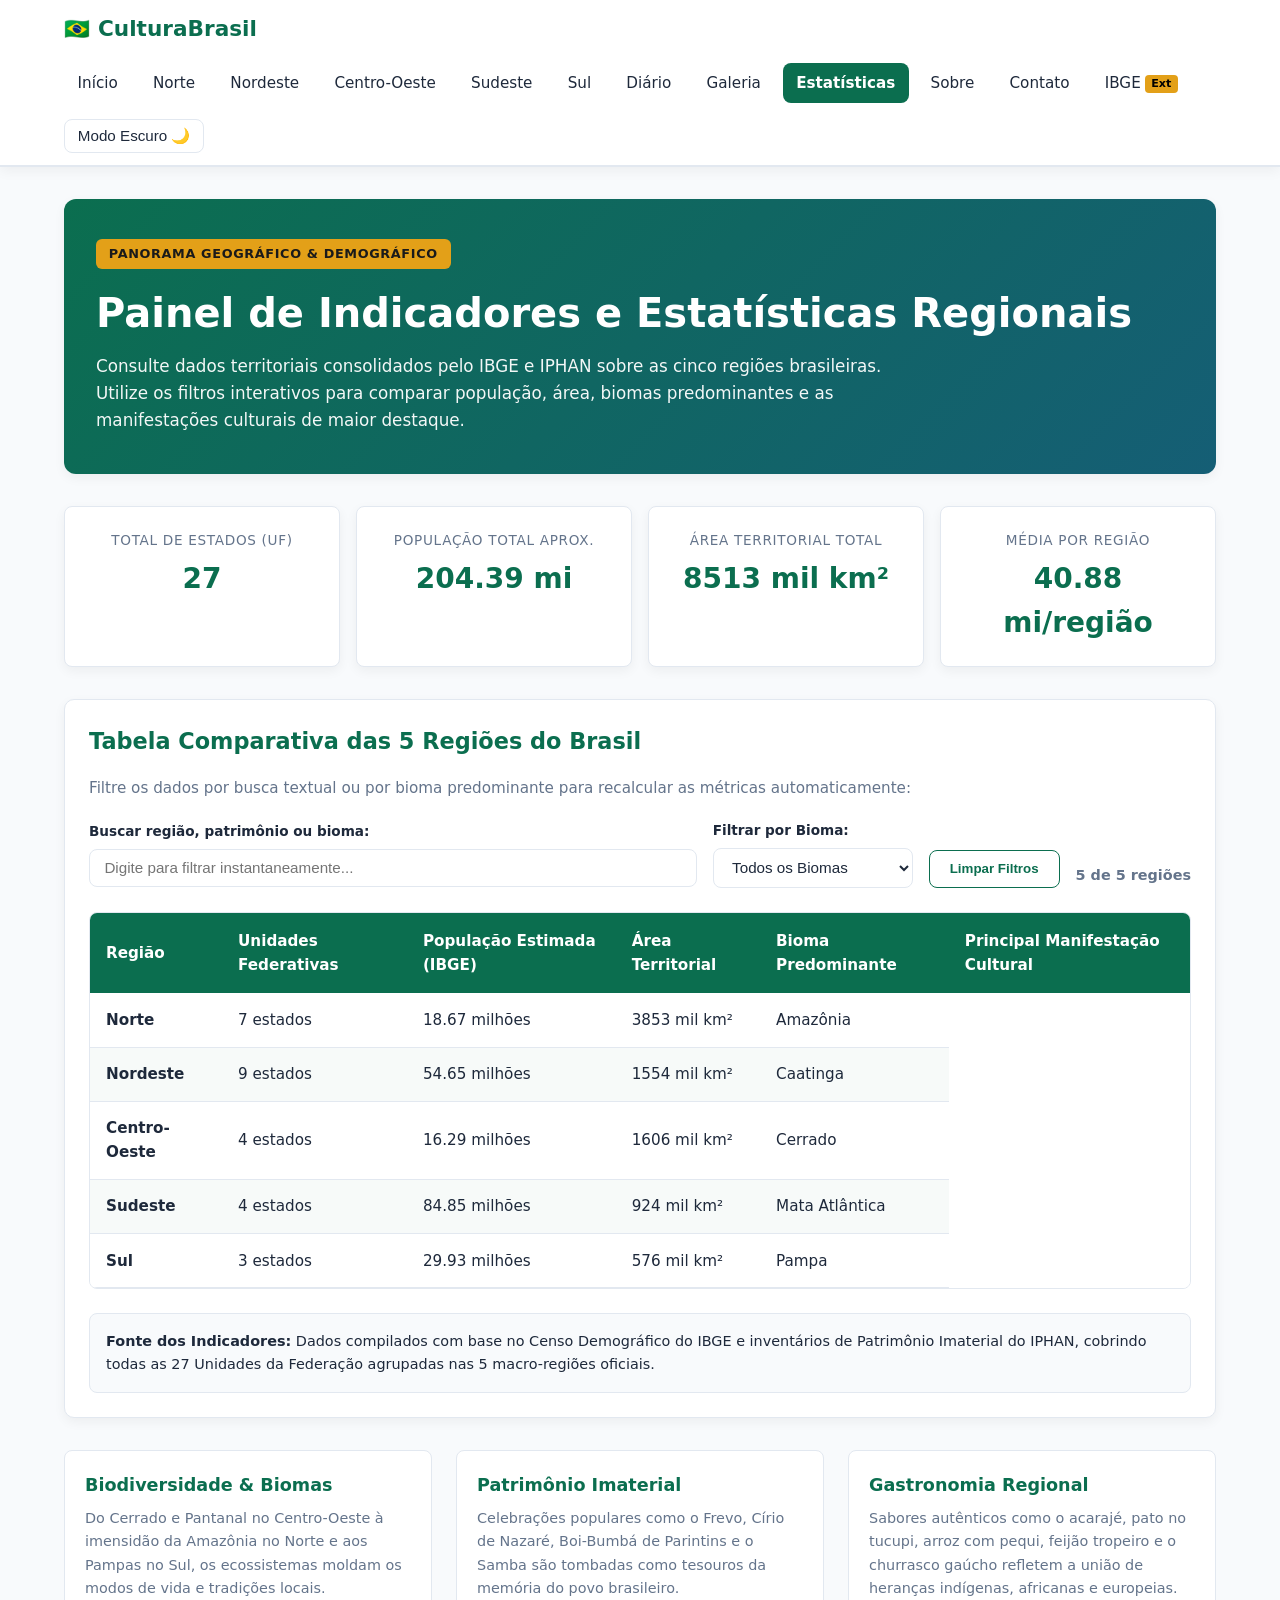
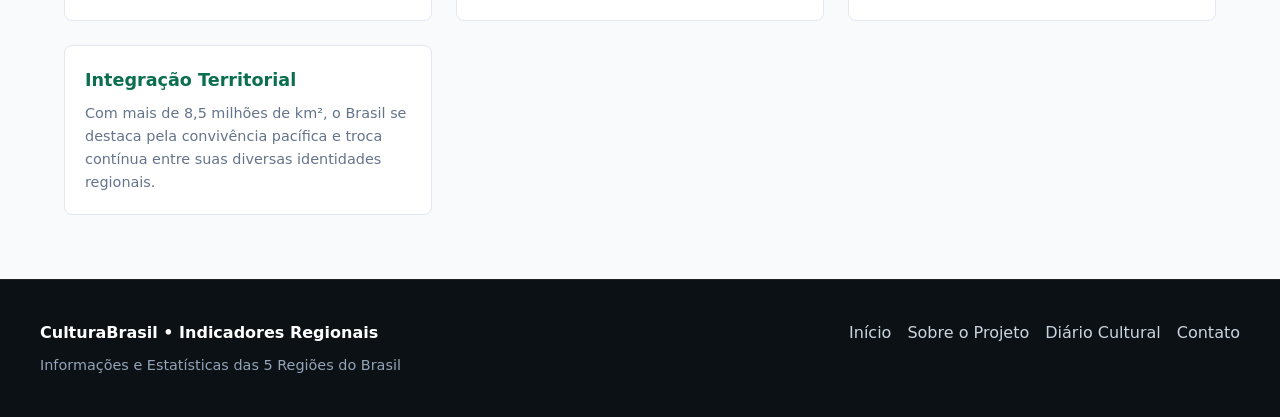
<file: 11-Arthur-js/estatisticas.html>
<!DOCTYPE html>
<html lang="pt-BR" data-theme="light">
<head>
    <meta charset="UTF-8">
    <meta name="viewport" content="width=device-width, initial-scale=1.0">
    <title>Estatísticas Regionais | CulturaBrasil</title>
    <link rel="stylesheet" href="css/puro.css">
    <style>
        .puro-metricas-grid {
            display: grid;
            grid-template-columns: repeat(auto-fit, minmax(200px, 1fr));
            gap: 1rem;
            margin-bottom: 2rem;
        }
        .puro-metrica-card {
            background-color: var(--puro-surface);
            border: 1px solid var(--puro-border);
            border-radius: var(--puro-radius);
            padding: 1.25rem;
            text-align: center;
            box-shadow: var(--puro-shadow);
        }
        .puro-metrica-valor {
            font-size: 1.75rem;
            font-weight: 800;
            color: var(--puro-primary);
            display: block;
            margin-top: 0.25rem;
        }
        .puro-metrica-legenda {
            font-size: 0.85rem;
            color: var(--puro-text-muted);
            text-transform: uppercase;
            letter-spacing: 0.05em;
        }
    </style>
</head>
<body>
    <header class="puro-navbar">
        <div class="puro-nav-container">
            <a href="index.html" class="puro-brand">
                <span style="font-size: 1.3rem;">🇧🇷</span> CulturaBrasil
            </a>

            <nav aria-label="Navegação Principal Pura">
                <ul class="puro-nav-menu">
                    <li class="puro-nav-item"><a href="index.html">Início</a></li>
                    <li class="puro-nav-item"><a href="norte.html">Norte</a></li>
                    <li class="puro-nav-item"><a href="nordeste.html">Nordeste</a></li>
                    <li class="puro-nav-item"><a href="centro-oeste.html">Centro-Oeste</a></li>
                    <li class="puro-nav-item"><a href="sudeste.html">Sudeste</a></li>
                    <li class="puro-nav-item"><a href="sul.html">Sul</a></li>
                    <li class="puro-nav-item"><a href="diario.html">Diário</a></li>
                    <li class="puro-nav-item"><a href="galeria.html">Galeria</a></li>
                    <li class="puro-nav-item"><a href="estatisticas.html" class="active">Estatísticas</a></li>
                    <li class="puro-nav-item"><a href="sobre.html">Sobre</a></li>
                    <li class="puro-nav-item"><a href="contato.html">Contato</a></li>
                    <li class="puro-nav-item"><a href="https://educa.ibge.gov.br/jovens/conheca-o-brasil/territorio/brasil.html" target="_blank" rel="noopener noreferrer">IBGE<span class="puro-external-badge">Ext</span></a></li>
                </ul>
            </nav>

            <div class="puro-controls">
                <button type="button" id="btnTemaPuro" class="puro-theme-btn" title="Alternar tema">
                    Modo Escuro 🌙
                </button>
            </div>
        </div>
    </header>

    <main class="puro-container">
        <section class="puro-banner">
            <span class="puro-badge-vanilla">Panorama Geográfico & Demográfico</span>
            <h1>Painel de Indicadores e Estatísticas Regionais</h1>
            <p>
                Consulte dados territoriais consolidados pelo IBGE e IPHAN sobre as cinco regiões brasileiras. Utilize os filtros interativos para comparar população, área, biomas predominantes e as manifestações culturais de maior destaque.
            </p>
        </section>

        <section class="puro-metricas-grid" aria-label="Métricas Consolidadas">
            <article class="puro-metrica-card">
                <span class="puro-metrica-legenda">Total de Estados (UF)</span>
                <span class="puro-metrica-valor" id="puroTotalEstados">26 + DF</span>
            </article>

            <article class="puro-metrica-card">
                <span class="puro-metrica-legenda">População Total Aprox.</span>
                <span class="puro-metrica-valor" id="puroTotalPopulacao">204 mi</span>
            </article>

            <article class="puro-metrica-card">
                <span class="puro-metrica-legenda">Área Territorial Total</span>
                <span class="puro-metrica-valor" id="puroTotalArea">8.510 mil km²</span>
            </article>

            <article class="puro-metrica-card">
                <span class="puro-metrica-legenda">Média por Região</span>
                <span class="puro-metrica-valor" id="puroMediaPop">40.8 mi</span>
            </article>
        </section>

        <section class="puro-card">
            <h2 style="font-size: 1.4rem; font-weight: 700; margin-bottom: 1rem; color: var(--puro-primary);">
                Tabela Comparativa das 5 Regiões do Brasil
            </h2>
            <p style="color: var(--puro-text-muted); font-size: 0.95rem; margin-bottom: 1.25rem;">
                Filtre os dados por busca textual ou por bioma predominante para recalcular as métricas automaticamente:
            </p>

            <div class="puro-filter-bar">
                <div style="flex: 1; min-width: 220px;">
                    <label for="puroInputBusca" style="display: block; font-size: 0.85rem; font-weight: 600; margin-bottom: 0.35rem;">Buscar região, patrimônio ou bioma:</label>
                    <input type="text" id="puroInputBusca" class="puro-input" placeholder="Digite para filtrar instantaneamente..." style="width: 100%;">
                </div>

                <div style="min-width: 200px;">
                    <label for="puroSelectBioma" style="display: block; font-size: 0.85rem; font-weight: 600; margin-bottom: 0.35rem;">Filtrar por Bioma:</label>
                    <select id="puroSelectBioma" class="puro-select" style="width: 100%;">
                        <option value="Todos">Todos os Biomas</option>
                        <option value="Amazônia">Amazônia</option>
                        <option value="Caatinga">Caatinga</option>
                        <option value="Cerrado">Cerrado</option>
                        <option value="Mata Atlântica">Mata Atlântica</option>
                        <option value="Pampa">Pampa</option>
                    </select>
                </div>

                <div style="align-self: flex-end;">
                    <button type="button" id="puroBtnReset" class="puro-btn puro-btn-outline">
                        Limpar Filtros
                    </button>
                </div>

                <div style="align-self: flex-end; margin-left: auto;">
                    <span id="puroTotalLinhas" style="font-weight: 600; font-size: 0.9rem; color: var(--puro-text-muted);">
                        5 de 5 regiões
                    </span>
                </div>
            </div>

            <div class="puro-table-wrapper">
                <table class="puro-table">
                    <thead>
                        <tr>
                            <th scope="col">Região</th>
                            <th scope="col">Unidades Federativas</th>
                            <th scope="col">População Estimada (IBGE)</th>
                            <th scope="col">Área Territorial</th>
                            <th scope="col">Bioma Predominante</th>
                            <th scope="col">Principal Manifestação Cultural</th>
                        </tr>
                    </thead>
                    <tbody id="puroTabelaCorpo">
                    </tbody>
                </table>
            </div>

            <div style="margin-top: 1.5rem; padding: 1rem; background-color: var(--puro-bg); border-radius: var(--puro-radius); font-size: 0.9rem; border: 1px solid var(--puro-border);">
                <strong>Fonte dos Indicadores:</strong> Dados compilados com base no Censo Demográfico do IBGE e inventários de Patrimônio Imaterial do IPHAN, cobrindo todas as 27 Unidades da Federação agrupadas nas 5 macro-regiões oficiais.
            </div>
        </section>

        <section class="puro-grid">
            <article class="puro-grid-item">
                <h3 style="font-size: 1.1rem; font-weight: 700; margin-bottom: 0.5rem; color: var(--puro-primary);">Biodiversidade & Biomas</h3>
                <p style="font-size: 0.9rem; color: var(--puro-text-muted);">
                    Do Cerrado e Pantanal no Centro-Oeste à imensidão da Amazônia no Norte e aos Pampas no Sul, os ecossistemas moldam os modos de vida e tradições locais.
                </p>
            </article>

            <article class="puro-grid-item">
                <h3 style="font-size: 1.1rem; font-weight: 700; margin-bottom: 0.5rem; color: var(--puro-primary);">Patrimônio Imaterial</h3>
                <p style="font-size: 0.9rem; color: var(--puro-text-muted);">
                    Celebrações populares como o Frevo, Círio de Nazaré, Boi-Bumbá de Parintins e o Samba são tombadas como tesouros da memória do povo brasileiro.
                </p>
            </article>

            <article class="puro-grid-item">
                <h3 style="font-size: 1.1rem; font-weight: 700; margin-bottom: 0.5rem; color: var(--puro-primary);">Gastronomia Regional</h3>
                <p style="font-size: 0.9rem; color: var(--puro-text-muted);">
                    Sabores autênticos como o acarajé, pato no tucupi, arroz com pequi, feijão tropeiro e o churrasco gaúcho refletem a união de heranças indígenas, africanas e europeias.
                </p>
            </article>

            <article class="puro-grid-item">
                <h3 style="font-size: 1.1rem; font-weight: 700; margin-bottom: 0.5rem; color: var(--puro-primary);">Integração Territorial</h3>
                <p style="font-size: 0.9rem; color: var(--puro-text-muted);">
                    Com mais de 8,5 milhões de km², o Brasil se destaca pela convivência pacífica e troca contínua entre suas diversas identidades regionais.
                </p>
            </article>
        </section>
    </main>

    <footer class="puro-footer">
        <div class="puro-footer-content">
            <div>
                <h4 style="color: #ffffff; margin-bottom: 0.5rem; font-weight: 700;">CulturaBrasil &bull; Indicadores Regionais</h4>
                <p style="font-size: 0.9rem;">Informações e Estatísticas das 5 Regiões do Brasil</p>
            </div>
            <div>
                <ul style="list-style: none; display: flex; gap: 1rem; flex-wrap: wrap;">
                    <li><a href="index.html">Início</a></li>
                    <li><a href="sobre.html">Sobre o Projeto</a></li>
                    <li><a href="diario.html">Diário Cultural</a></li>
                    <li><a href="contato.html">Contato</a></li>
                </ul>
            </div>
        </div>
    </footer>

    <script src="js/puro.js"></script>
</body>
</html>
</file>
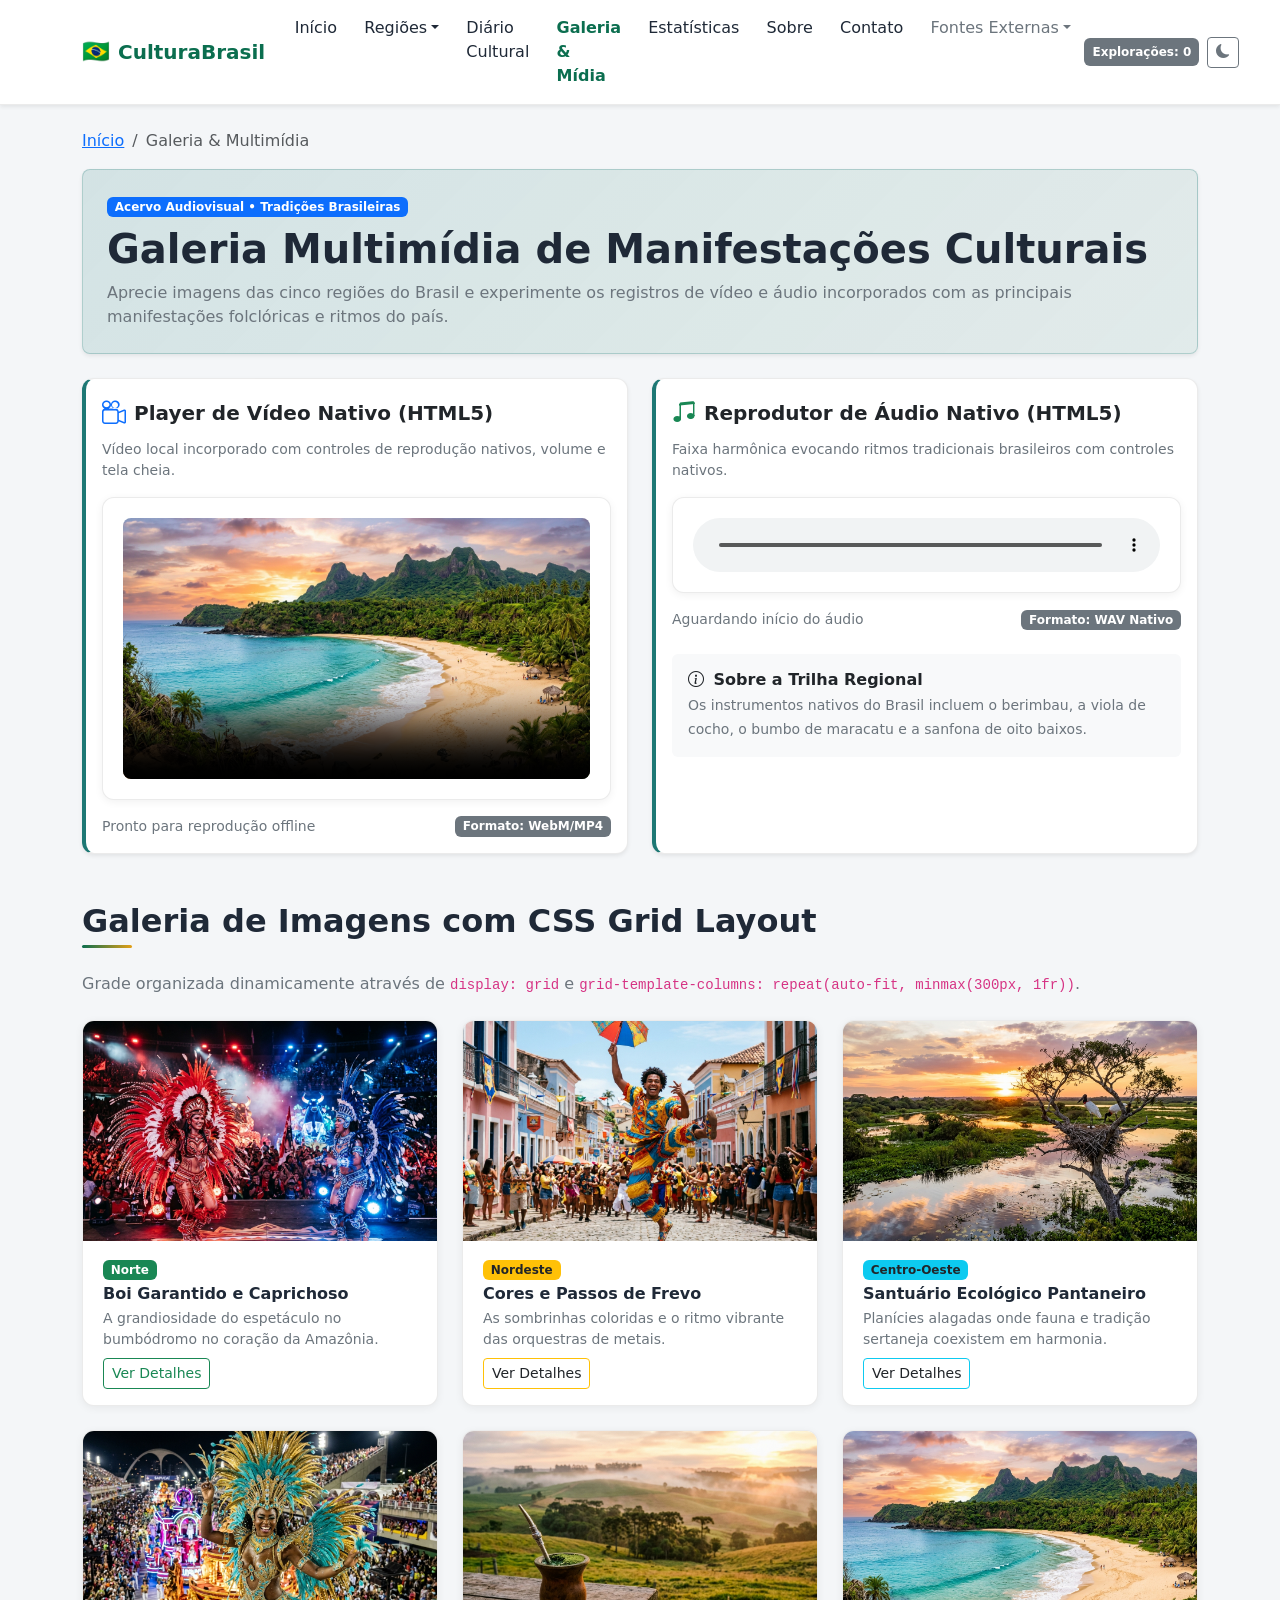
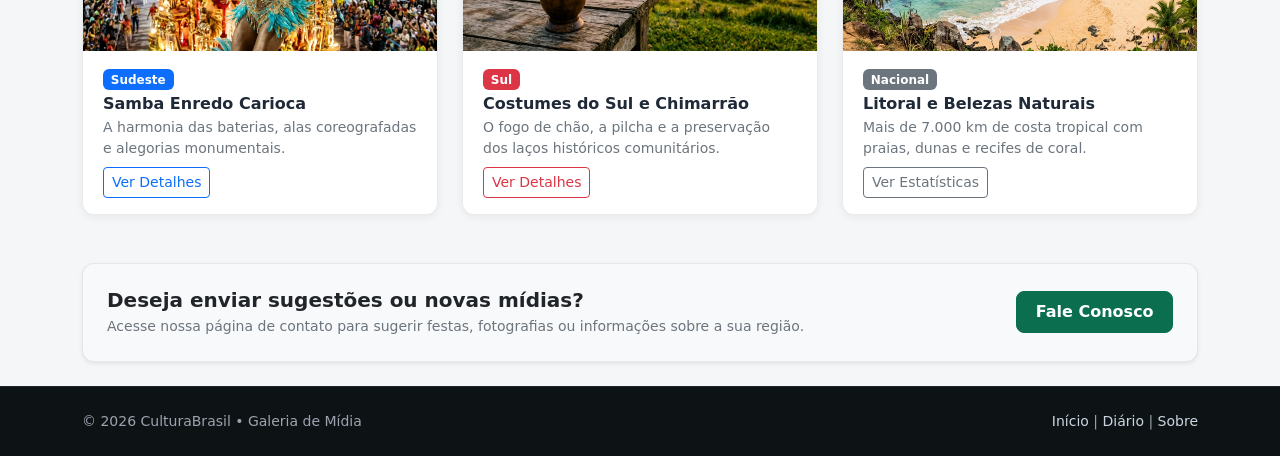
<file: 11-Arthur-js/galeria.html>
<!DOCTYPE html>
<html lang="pt-BR" data-theme="light">
<head>
    <meta charset="UTF-8">
    <meta name="viewport" content="width=device-width, initial-scale=1.0">
    <title>Galeria & Multimídia | CulturaBrasil</title>
    <link rel="stylesheet" href="css/bootstrap.min.css">
    <link rel="stylesheet" href="css/bootstrap-icons.min.css">
    <link rel="stylesheet" href="css/styles.css">
    <style>
        .grid-galeria-cultural {
            display: grid;
            grid-template-columns: repeat(auto-fit, minmax(300px, 1fr));
            gap: 1.5rem;
        }
        .galeria-item {
            position: relative;
            border-radius: 0.75rem;
            overflow: hidden;
            box-shadow: var(--shadow-sm);
            background-color: var(--card-bg-light);
            border: 1px solid var(--card-border-light);
            transition: transform 0.3s ease, box-shadow 0.3s ease;
        }
        .galeria-item:hover {
            transform: translateY(-5px);
            box-shadow: var(--shadow-md);
        }
        .galeria-img {
            width: 100%;
            height: 220px;
            object-fit: cover;
            transition: transform 0.4s ease;
        }
        .galeria-item:hover .galeria-img {
            transform: scale(1.05);
        }
        .galeria-info {
            padding: 1rem 1.25rem;
        }
        .player-card {
            border-left: 4px solid var(--accent-blue);
        }
    </style>
</head>
<body>
    <header>
        <nav class="navbar navbar-expand-lg sticky-top shadow-sm">
            <div class="container">
                <a class="navbar-brand fw-bold" href="index.html">
                    <span style="font-size: 1.4rem;">🇧🇷</span> CulturaBrasil
                </a>

                <button class="navbar-toggler" type="button" data-bs-toggle="collapse" data-bs-target="#navMenu" aria-controls="navMenu" aria-expanded="false" aria-label="Alternar navegação">
                    <span class="navbar-toggler-icon"></span>
                </button>

                <div class="collapse navbar-collapse" id="navMenu">
                    <ul class="navbar-nav me-auto mb-2 mb-lg-0">
                        <li class="nav-item"><a class="nav-link" href="index.html">Início</a></li>
                        <li class="nav-item dropdown">
                            <a class="nav-link dropdown-toggle" href="#" role="button" data-bs-toggle="dropdown" aria-expanded="false">Regiões</a>
                            <ul class="dropdown-menu">
                                <li><a class="dropdown-item" href="norte.html">Região Norte</a></li>
                                <li><a class="dropdown-item" href="nordeste.html">Região Nordeste</a></li>
                                <li><a class="dropdown-item" href="centro-oeste.html">Região Centro-Oeste</a></li>
                                <li><a class="dropdown-item" href="sudeste.html">Região Sudeste</a></li>
                                <li><a class="dropdown-item" href="sul.html">Região Sul</a></li>
                            </ul>
                        </li>
                        <li class="nav-item"><a class="nav-link" href="diario.html">Diário Cultural</a></li>
                        <li class="nav-item"><a class="nav-link active" href="galeria.html">Galeria & Mídia</a></li>
                        <li class="nav-item"><a class="nav-link" href="estatisticas.html">Estatísticas</a></li>
                        <li class="nav-item"><a class="nav-link" href="sobre.html">Sobre</a></li>
                        <li class="nav-item"><a class="nav-link" href="contato.html">Contato</a></li>
                        <li class="nav-item dropdown">
                            <a class="nav-link dropdown-toggle text-secondary" href="#" role="button" data-bs-toggle="dropdown">Fontes Externas</a>
                            <ul class="dropdown-menu">
                                <li><a class="dropdown-item" href="https://www.w3.org/" target="_blank" rel="noopener noreferrer"><i class="bi bi-box-arrow-up-right me-1"></i> W3C Standards</a></li>
                                <li><a class="dropdown-item" href="http://portal.iphan.gov.br/" target="_blank" rel="noopener noreferrer"><i class="bi bi-box-arrow-up-right me-1"></i> IPHAN</a></li>
                                <li><a class="dropdown-item" href="https://educa.ibge.gov.br/jovens/conheca-o-brasil/territorio/brasil.html" target="_blank" rel="noopener noreferrer"><i class="bi bi-box-arrow-up-right me-1"></i> IBGE Educa</a></li>
                            </ul>
                        </li>
                    </ul>

                    <div class="d-flex align-items-center gap-2">
                        <span id="navUserBadge" class="badge bg-success d-none">Visitante</span>
                        <span class="badge bg-secondary p-2">Explorações: <span class="contador-exploracoes-valor">0</span></span>
                        <button class="btn btn-outline-secondary btn-sm" id="themeToggleBtn" type="button" title="Alternar Modo Claro/Escuro">
                            <i class="bi bi-moon-fill" id="themeIcon"></i>
                        </button>
                    </div>
                </div>
            </div>
        </nav>
    </header>

    <main class="container my-4">
        <nav aria-label="breadcrumb">
            <ol class="breadcrumb">
                <li class="breadcrumb-item"><a href="index.html">Início</a></li>
                <li class="breadcrumb-item active" aria-current="page">Galeria & Multimídia</li>
            </ol>
        </nav>

        <section class="p-4 mb-4 rounded-3 shadow-sm" style="background: linear-gradient(135deg, rgba(29, 120, 116, 0.15) 0%, rgba(11, 110, 79, 0.08) 100%); border: 1px solid rgba(29, 120, 116, 0.25);">
            <span class="badge bg-primary mb-2">Acervo Audiovisual &bull; Tradições Brasileiras</span>
            <h1 class="fw-bold mb-2">Galeria Multimídia de Manifestações Culturais</h1>
            <p class="text-secondary mb-0">
                Aprecie imagens das cinco regiões do Brasil e experimente os registros de vídeo e áudio incorporados com as principais manifestações folclóricas e ritmos do país.
            </p>
        </section>

        <section class="row g-4 mb-5">
            <div class="col-lg-6">
                <div class="card p-3 shadow-sm h-100 player-card">
                    <div class="d-flex align-items-center gap-2 mb-2">
                        <i class="bi bi-camera-reels text-primary fs-4"></i>
                        <h2 class="h5 fw-bold mb-0">Player de Vídeo Nativo (HTML5)</h2>
                    </div>
                    <p class="text-secondary small mb-3">Vídeo local incorporado com controles de reprodução nativos, volume e tela cheia.</p>

                    <div class="media-player-wrapper mb-2">
                        <video id="videoPlayerNativo" controls preload="metadata" poster="images/praia-brasil.jpg">
                            <source src="video/brasil-cultural.webm" type="video/webm">
                            Seu navegador não suporta a reprodução de vídeo nativo HTML5.
                        </video>
                    </div>
                    <div class="d-flex justify-content-between align-items-center mt-2">
                        <span id="statusVideoNativo" class="text-secondary small">Pronto para reprodução offline</span>
                        <span class="badge bg-secondary">Formato: WebM/MP4</span>
                    </div>
                </div>
            </div>

            <div class="col-lg-6">
                <div class="card p-3 shadow-sm h-100 player-card">
                    <div class="d-flex align-items-center gap-2 mb-2">
                        <i class="bi bi-music-note-beamed text-success fs-4"></i>
                        <h2 class="h5 fw-bold mb-0">Reprodutor de Áudio Nativo (HTML5)</h2>
                    </div>
                    <p class="text-secondary small mb-3">Faixa harmônica evocando ritmos tradicionais brasileiros com controles nativos.</p>

                    <div class="media-player-wrapper mb-2">
                        <audio id="audioPlayerNativo" controls preload="metadata">
                            <source src="audio/ritmos-brasil.wav" type="audio/wav">
                            Seu navegador não suporta a tag de áudio HTML5.
                        </audio>
                    </div>
                    <div class="d-flex justify-content-between align-items-center mt-2">
                        <span id="statusAudioNativo" class="text-secondary small">Aguardando início do áudio</span>
                        <span class="badge bg-secondary">Formato: WAV Nativo</span>
                    </div>

                    <div class="mt-4 p-3 rounded bg-body-tertiary">
                        <h6 class="fw-bold mb-1"><i class="bi bi-info-circle me-1"></i> Sobre a Trilha Regional</h6>
                        <small class="text-secondary">Os instrumentos nativos do Brasil incluem o berimbau, a viola de cocho, o bumbo de maracatu e a sanfona de oito baixos.</small>
                    </div>
                </div>
            </div>
        </section>

        <section class="mb-5">
            <h2 class="section-title">Galeria de Imagens com CSS Grid Layout</h2>
            <p class="text-secondary mb-4">Grade organizada dinamicamente através de <code>display: grid</code> e <code>grid-template-columns: repeat(auto-fit, minmax(300px, 1fr))</code>.</p>

            <div class="grid-galeria-cultural">
                <article class="galeria-item">
                    <img src="images/parintins.jpg" alt="Festival de Parintins no Amazonas" class="galeria-img">
                    <div class="galeria-info">
                        <span class="badge bg-success mb-1">Norte</span>
                        <h3 class="h6 fw-bold mb-1">Boi Garantido e Caprichoso</h3>
                        <p class="text-secondary small mb-2">A grandiosidade do espetáculo no bumbódromo no coração da Amazônia.</p>
                        <a href="norte.html" class="btn btn-outline-success btn-sm">Ver Detalhes</a>
                    </div>
                </article>

                <article class="galeria-item">
                    <img src="images/frevo.jpg" alt="Dançarinos de frevo em Pernambuco" class="galeria-img">
                    <div class="galeria-info">
                        <span class="badge bg-warning text-dark mb-1">Nordeste</span>
                        <h3 class="h6 fw-bold mb-1">Cores e Passos de Frevo</h3>
                        <p class="text-secondary small mb-2">As sombrinhas coloridas e o ritmo vibrante das orquestras de metais.</p>
                        <a href="nordeste.html" class="btn btn-outline-warning text-dark btn-sm">Ver Detalhes</a>
                    </div>
                </article>

                <article class="galeria-item">
                    <img src="images/pantanal.jpg" alt="Vida selvagem e águas do Pantanal" class="galeria-img">
                    <div class="galeria-info">
                        <span class="badge bg-info text-dark mb-1">Centro-Oeste</span>
                        <h3 class="h6 fw-bold mb-1">Santuário Ecológico Pantaneiro</h3>
                        <p class="text-secondary small mb-2">Planícies alagadas onde fauna e tradição sertaneja coexistem em harmonia.</p>
                        <a href="centro-oeste.html" class="btn btn-outline-info text-dark btn-sm">Ver Detalhes</a>
                    </div>
                </article>

                <article class="galeria-item">
                    <img src="images/carnaval.jpg" alt="Desfile da Marquês de Sapucaí" class="galeria-img">
                    <div class="galeria-info">
                        <span class="badge bg-primary mb-1">Sudeste</span>
                        <h3 class="h6 fw-bold mb-1">Samba Enredo Carioca</h3>
                        <p class="text-secondary small mb-2">A harmonia das baterias, alas coreografadas e alegorias monumentais.</p>
                        <a href="sudeste.html" class="btn btn-outline-primary btn-sm">Ver Detalhes</a>
                    </div>
                </article>

                <article class="galeria-item">
                    <img src="images/sul.jpg" alt="Tradições e campo no Sul" class="galeria-img">
                    <div class="galeria-info">
                        <span class="badge bg-danger mb-1">Sul</span>
                        <h3 class="h6 fw-bold mb-1">Costumes do Sul e Chimarrão</h3>
                        <p class="text-secondary small mb-2">O fogo de chão, a pilcha e a preservação dos laços históricos comunitários.</p>
                        <a href="sul.html" class="btn btn-outline-danger btn-sm">Ver Detalhes</a>
                    </div>
                </article>

                <article class="galeria-item">
                    <img src="images/praia-brasil.jpg" alt="Litoral e costa brasileira" class="galeria-img">
                    <div class="galeria-info">
                        <span class="badge bg-secondary mb-1">Nacional</span>
                        <h3 class="h6 fw-bold mb-1">Litoral e Belezas Naturais</h3>
                        <p class="text-secondary small mb-2">Mais de 7.000 km de costa tropical com praias, dunas e recifes de coral.</p>
                        <a href="estatisticas.html" class="btn btn-outline-secondary btn-sm">Ver Estatísticas</a>
                    </div>
                </article>
            </div>
        </section>

        <aside class="card p-4 shadow-sm bg-body-tertiary">
            <div class="row align-items-center">
                <div class="col-md-9">
                    <h5 class="fw-bold mb-1">Deseja enviar sugestões ou novas mídias?</h5>
                    <p class="text-secondary small mb-0">Acesse nossa página de contato para sugerir festas, fotografias ou informações sobre a sua região.</p>
                </div>
                <div class="col-md-3 text-md-end mt-2 mt-md-0">
                    <a href="contato.html" class="btn btn-primary">Fale Conosco</a>
                </div>
            </div>
        </aside>
    </main>

    <footer class="py-4 text-center">
        <div class="container">
            <div class="d-flex justify-content-between align-items-center flex-wrap gap-2">
                <span class="small">&copy; 2026 CulturaBrasil &bull; Galeria de Mídia</span>
                <span class="small"><a href="index.html">Início</a> | <a href="diario.html">Diário</a> | <a href="sobre.html">Sobre</a></span>
            </div>
        </div>
    </footer>

    <script src="js/bootstrap.bundle.min.js"></script>
    <script src="js/script.js"></script>
</body>
</html>
</file>
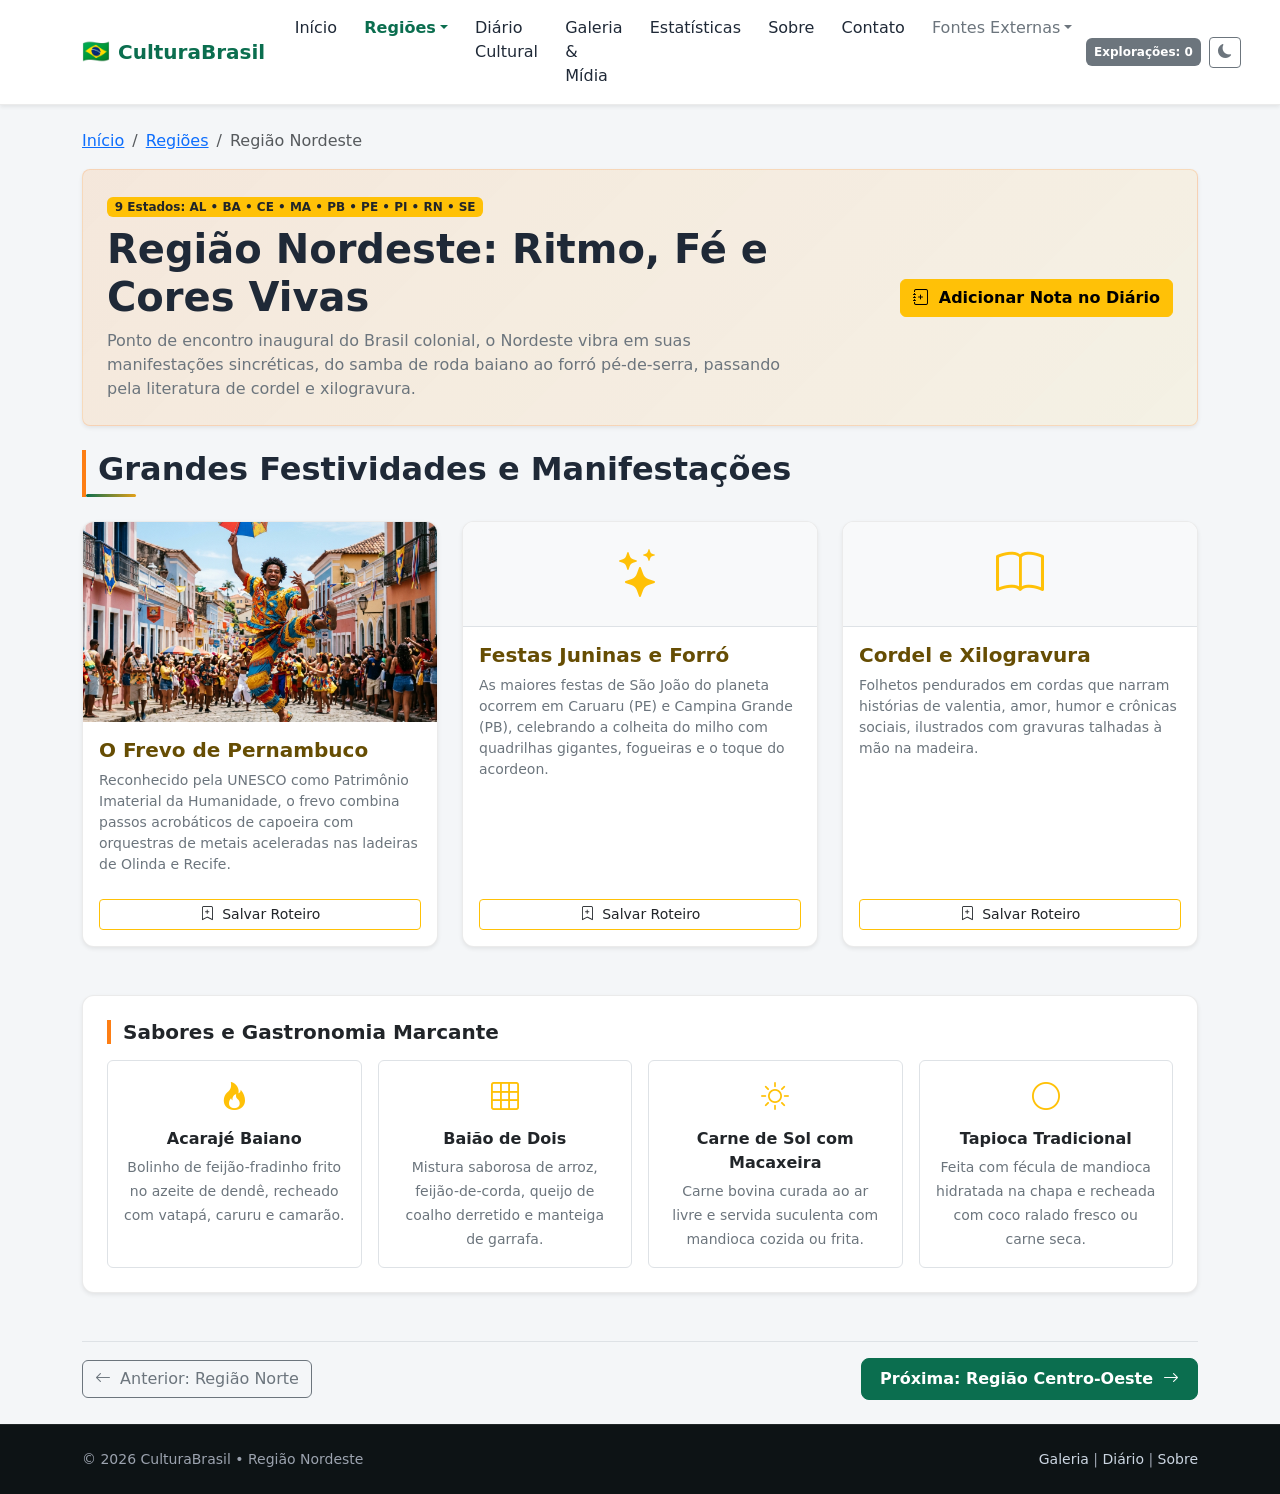
<file: 11-Arthur-js/nordeste.html>
<!DOCTYPE html>
<html lang="pt-BR" data-theme="light">
<head>
    <meta charset="UTF-8">
    <meta name="viewport" content="width=device-width, initial-scale=1.0">
    <title>Região Nordeste | CulturaBrasil</title>
    <link rel="stylesheet" href="css/bootstrap.min.css">
    <link rel="stylesheet" href="css/bootstrap-icons.min.css">
    <link rel="stylesheet" href="css/styles.css">
    <style>
        .nordeste-accent {
            border-left: 4px solid #fd7e14;
            padding-left: 0.75rem;
        }
        .prato-card {
            background-color: var(--card-bg-light);
            transition: transform 0.2s ease, border-color 0.2s ease;
        }
        .prato-card:hover {
            transform: translateY(-2px);
            border-color: #fd7e14 !important;
        }
    </style>
</head>
<body>
    <header>
        <nav class="navbar navbar-expand-lg sticky-top shadow-sm">
            <div class="container">
                <a class="navbar-brand fw-bold" href="index.html">
                    <span style="font-size: 1.4rem;">🇧🇷</span> CulturaBrasil
                </a>

                <button class="navbar-toggler" type="button" data-bs-toggle="collapse" data-bs-target="#navMenu" aria-controls="navMenu" aria-expanded="false" aria-label="Alternar navegação">
                    <span class="navbar-toggler-icon"></span>
                </button>

                <div class="collapse navbar-collapse" id="navMenu">
                    <ul class="navbar-nav me-auto mb-2 mb-lg-0">
                        <li class="nav-item"><a class="nav-link" href="index.html">Início</a></li>
                        <li class="nav-item dropdown">
                            <a class="nav-link dropdown-toggle active" href="#" role="button" data-bs-toggle="dropdown" aria-expanded="false">Regiões</a>
                            <ul class="dropdown-menu">
                                <li><a class="dropdown-item" href="norte.html">Região Norte</a></li>
                                <li><a class="dropdown-item active" href="nordeste.html">Região Nordeste</a></li>
                                <li><a class="dropdown-item" href="centro-oeste.html">Região Centro-Oeste</a></li>
                                <li><a class="dropdown-item" href="sudeste.html">Região Sudeste</a></li>
                                <li><a class="dropdown-item" href="sul.html">Região Sul</a></li>
                            </ul>
                        </li>
                        <li class="nav-item"><a class="nav-link" href="diario.html">Diário Cultural</a></li>
                        <li class="nav-item"><a class="nav-link" href="galeria.html">Galeria & Mídia</a></li>
                        <li class="nav-item"><a class="nav-link" href="estatisticas.html">Estatísticas</a></li>
                        <li class="nav-item"><a class="nav-link" href="sobre.html">Sobre</a></li>
                        <li class="nav-item"><a class="nav-link" href="contato.html">Contato</a></li>
                        <li class="nav-item dropdown">
                            <a class="nav-link dropdown-toggle text-secondary" href="#" role="button" data-bs-toggle="dropdown">Fontes Externas</a>
                            <ul class="dropdown-menu">
                                <li><a class="dropdown-item" href="https://www.w3.org/" target="_blank" rel="noopener noreferrer"><i class="bi bi-box-arrow-up-right me-1"></i> W3C Standards</a></li>
                                <li><a class="dropdown-item" href="http://portal.iphan.gov.br/" target="_blank" rel="noopener noreferrer"><i class="bi bi-box-arrow-up-right me-1"></i> IPHAN</a></li>
                                <li><a class="dropdown-item" href="https://educa.ibge.gov.br/jovens/conheca-o-brasil/territorio/brasil.html" target="_blank" rel="noopener noreferrer"><i class="bi bi-box-arrow-up-right me-1"></i> IBGE Educa</a></li>
                            </ul>
                        </li>
                    </ul>

                    <div class="d-flex align-items-center gap-2">
                        <span id="navUserBadge" class="badge bg-success d-none">Visitante</span>
                        <span class="badge bg-secondary p-2">Explorações: <span class="contador-exploracoes-valor">0</span></span>
                        <button class="btn btn-outline-secondary btn-sm" id="themeToggleBtn" type="button" title="Alternar Modo Claro/Escuro">
                            <i class="bi bi-moon-fill" id="themeIcon"></i>
                        </button>
                    </div>
                </div>
            </div>
        </nav>
    </header>

    <main class="container my-4">
        <nav aria-label="breadcrumb">
            <ol class="breadcrumb">
                <li class="breadcrumb-item"><a href="index.html">Início</a></li>
                <li class="breadcrumb-item"><a href="#">Regiões</a></li>
                <li class="breadcrumb-item active" aria-current="page">Região Nordeste</li>
            </ol>
        </nav>

        <section class="p-4 mb-4 rounded-3 shadow-sm" style="background: linear-gradient(135deg, rgba(253, 126, 20, 0.12) 0%, rgba(255, 193, 7, 0.08) 100%); border: 1px solid rgba(253, 126, 20, 0.2);">
            <div class="row align-items-center">
                <div class="col-lg-8">
                    <span class="badge bg-warning text-dark mb-2">9 Estados: AL &bull; BA &bull; CE &bull; MA &bull; PB &bull; PE &bull; PI &bull; RN &bull; SE</span>
                    <h1 class="fw-bold mb-2">Região Nordeste: Ritmo, Fé e Cores Vivas</h1>
                    <p class="text-secondary mb-0">
                        Ponto de encontro inaugural do Brasil colonial, o Nordeste vibra em suas manifestações sincréticas, do samba de roda baiano ao forró pé-de-serra, passando pela literatura de cordel e xilogravura.
                    </p>
                </div>
                <div class="col-lg-4 text-lg-end mt-3 mt-lg-0">
                    <a href="diario.html" class="btn btn-warning fw-bold">
                        <i class="bi bi-journal-plus me-1"></i> Adicionar Nota no Diário
                    </a>
                </div>
            </div>
        </section>

        <section class="mb-5">
            <h2 class="section-title nordeste-accent">Grandes Festividades e Manifestações</h2>
            <div class="row g-4">
                <article class="col-md-4">
                    <div class="card h-100 shadow-sm">
                        <img src="images/frevo.jpg" class="card-img-top" alt="Sombrinhas e acrobacias do Frevo">
                        <div class="card-body d-flex flex-column">
                            <h3 class="card-title h5 fw-bold text-warning-emphasis">O Frevo de Pernambuco</h3>
                            <p class="card-text text-secondary small flex-grow-1">
                                Reconhecido pela UNESCO como Patrimônio Imaterial da Humanidade, o frevo combina passos acrobáticos de capoeira com orquestras de metais aceleradas nas ladeiras de Olinda e Recife.
                            </p>
                            <a href="diario.html" class="btn btn-outline-warning text-dark btn-sm mt-2">
                                <i class="bi bi-bookmark-plus me-1"></i> Salvar Roteiro
                            </a>
                        </div>
                    </div>
                </article>

                <article class="col-md-4">
                    <div class="card h-100 shadow-sm">
                        <div class="p-3 bg-body-tertiary border-bottom text-center">
                            <i class="bi bi-stars text-warning" style="font-size: 3rem;"></i>
                        </div>
                        <div class="card-body d-flex flex-column">
                            <h3 class="card-title h5 fw-bold text-warning-emphasis">Festas Juninas e Forró</h3>
                            <p class="card-text text-secondary small flex-grow-1">
                                As maiores festas de São João do planeta ocorrem em Caruaru (PE) e Campina Grande (PB), celebrando a colheita do milho com quadrilhas gigantes, fogueiras e o toque do acordeon.
                            </p>
                            <a href="diario.html" class="btn btn-outline-warning text-dark btn-sm mt-2">
                                <i class="bi bi-bookmark-plus me-1"></i> Salvar Roteiro
                            </a>
                        </div>
                    </div>
                </article>

                <article class="col-md-4">
                    <div class="card h-100 shadow-sm">
                        <div class="p-3 bg-body-tertiary border-bottom text-center">
                            <i class="bi bi-book text-warning" style="font-size: 3rem;"></i>
                        </div>
                        <div class="card-body d-flex flex-column">
                            <h3 class="card-title h5 fw-bold text-warning-emphasis">Cordel e Xilogravura</h3>
                            <p class="card-text text-secondary small flex-grow-1">
                                Folhetos pendurados em cordas que narram histórias de valentia, amor, humor e crônicas sociais, ilustrados com gravuras talhadas à mão na madeira.
                            </p>
                            <a href="diario.html" class="btn btn-outline-warning text-dark btn-sm mt-2">
                                <i class="bi bi-bookmark-plus me-1"></i> Salvar Roteiro
                            </a>
                        </div>
                    </div>
                </article>
            </div>
        </section>

        <section class="card p-4 shadow-sm mb-5">
            <h2 class="h5 fw-bold mb-3 nordeste-accent">Sabores e Gastronomia Marcante</h2>
            <div class="row g-3 text-center">
                <div class="col-md-3 col-6">
                    <div class="p-3 border rounded prato-card h-100">
                        <i class="bi bi-fire text-warning fs-3 mb-2 d-block"></i>
                        <strong class="d-block mb-1">Acarajé Baiano</strong>
                        <small class="text-secondary">Bolinho de feijão-fradinho frito no azeite de dendê, recheado com vatapá, caruru e camarão.</small>
                    </div>
                </div>
                <div class="col-md-3 col-6">
                    <div class="p-3 border rounded prato-card h-100">
                        <i class="bi bi-grid-3x3 text-warning fs-3 mb-2 d-block"></i>
                        <strong class="d-block mb-1">Baião de Dois</strong>
                        <small class="text-secondary">Mistura saborosa de arroz, feijão-de-corda, queijo de coalho derretido e manteiga de garrafa.</small>
                    </div>
                </div>
                <div class="col-md-3 col-6">
                    <div class="p-3 border rounded prato-card h-100">
                        <i class="bi bi-sun text-warning fs-3 mb-2 d-block"></i>
                        <strong class="d-block mb-1">Carne de Sol com Macaxeira</strong>
                        <small class="text-secondary">Carne bovina curada ao ar livre e servida suculenta com mandioca cozida ou frita.</small>
                    </div>
                </div>
                <div class="col-md-3 col-6">
                    <div class="p-3 border rounded prato-card h-100">
                        <i class="bi bi-circle text-warning fs-3 mb-2 d-block"></i>
                        <strong class="d-block mb-1">Tapioca Tradicional</strong>
                        <small class="text-secondary">Feita com fécula de mandioca hidratada na chapa e recheada com coco ralado fresco ou carne seca.</small>
                    </div>
                </div>
            </div>
        </section>

        <aside class="d-flex justify-content-between align-items-center flex-wrap gap-2 pt-3 border-top">
            <a href="norte.html" class="btn btn-outline-secondary">
                <i class="bi bi-arrow-left me-1"></i> Anterior: Região Norte
            </a>
            <a href="centro-oeste.html" class="btn btn-primary">
                Próxima: Região Centro-Oeste <i class="bi bi-arrow-right ms-1"></i>
            </a>
        </aside>
    </main>

    <footer class="py-4 text-center">
        <div class="container">
            <div class="d-flex justify-content-between align-items-center flex-wrap gap-2">
                <span class="small">&copy; 2026 CulturaBrasil &bull; Região Nordeste</span>
                <span class="small"><a href="galeria.html">Galeria</a> | <a href="diario.html">Diário</a> | <a href="sobre.html">Sobre</a></span>
            </div>
        </div>
    </footer>

    <script src="js/bootstrap.bundle.min.js"></script>
    <script src="js/script.js"></script>
</body>
</html>
</file>
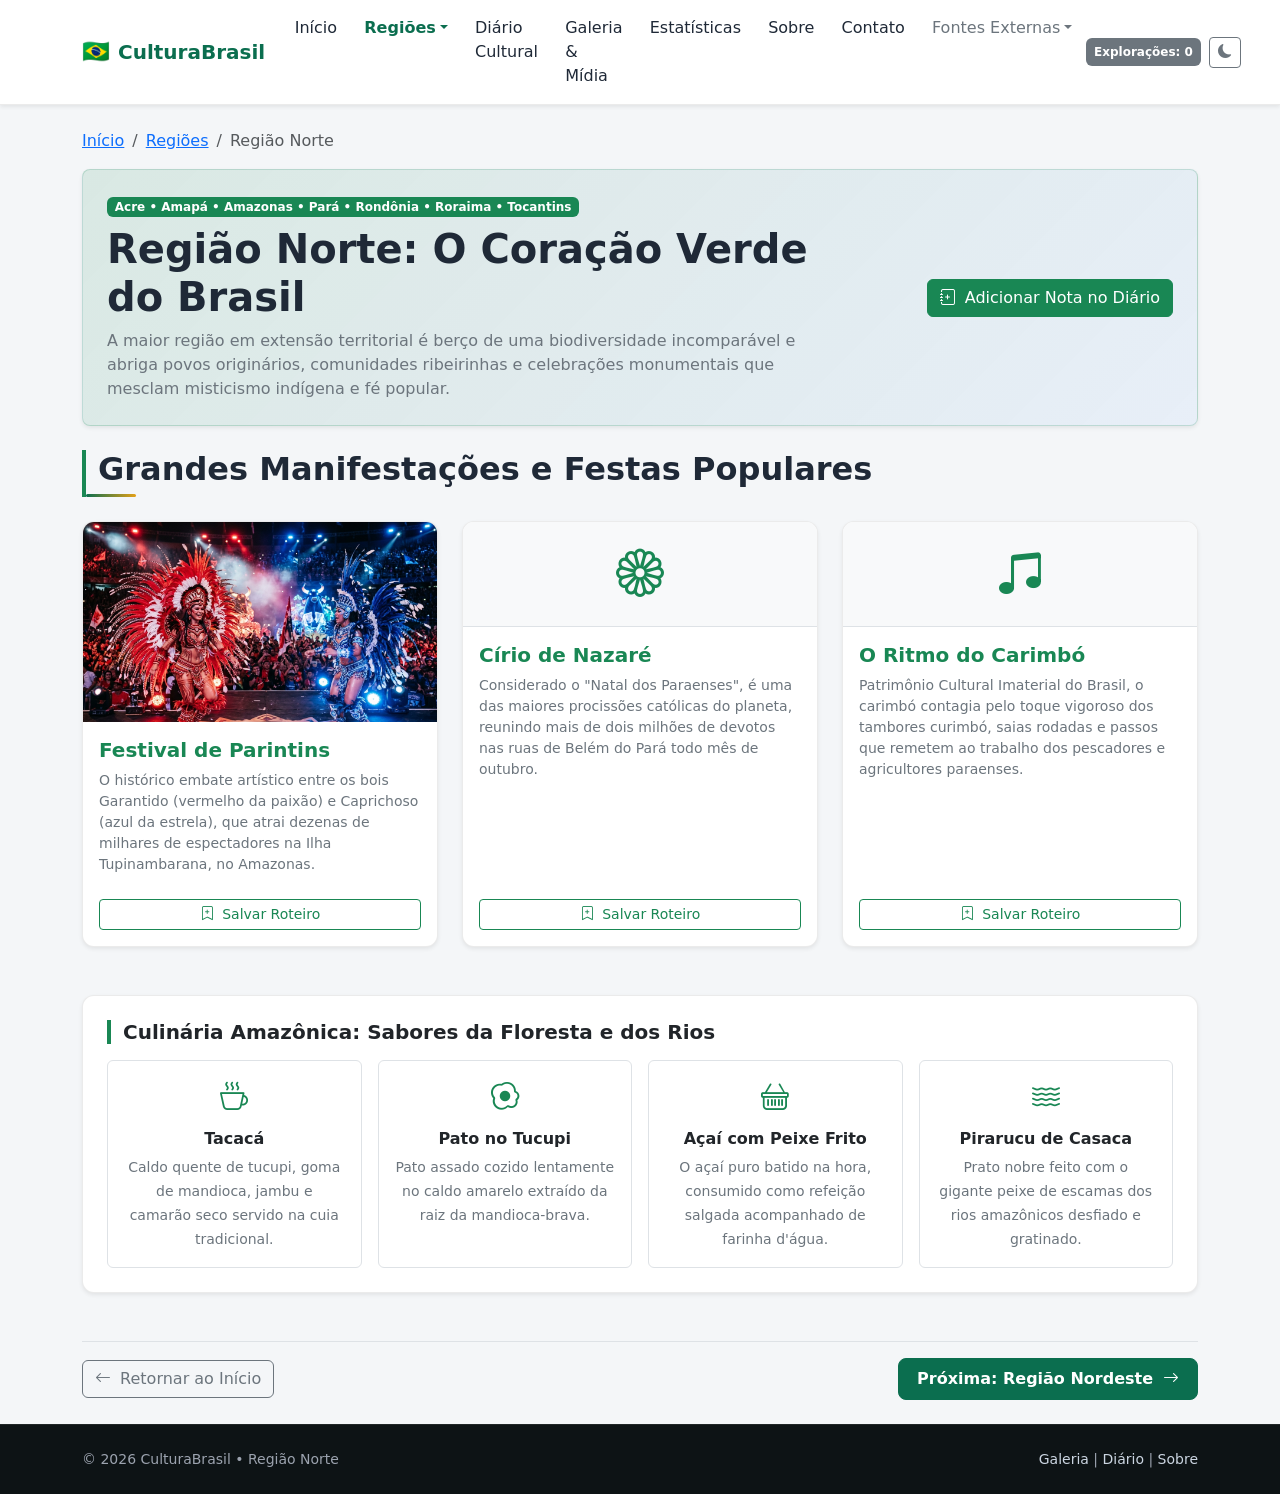
<file: 11-Arthur-js/norte.html>
<!DOCTYPE html>
<html lang="pt-BR" data-theme="light">
<head>
    <meta charset="UTF-8">
    <meta name="viewport" content="width=device-width, initial-scale=1.0">
    <title>Região Norte | CulturaBrasil</title>
    <link rel="stylesheet" href="css/bootstrap.min.css">
    <link rel="stylesheet" href="css/bootstrap-icons.min.css">
    <link rel="stylesheet" href="css/styles.css">
    <style>
        .norte-accent {
            border-left: 4px solid #198754;
            padding-left: 0.75rem;
        }
        .prato-card {
            background-color: var(--card-bg-light);
            transition: transform 0.2s ease, border-color 0.2s ease;
        }
        .prato-card:hover {
            transform: translateY(-2px);
            border-color: #198754 !important;
        }
    </style>
</head>
<body>
    <header>
        <nav class="navbar navbar-expand-lg sticky-top shadow-sm">
            <div class="container">
                <a class="navbar-brand fw-bold" href="index.html">
                    <span style="font-size: 1.4rem;">🇧🇷</span> CulturaBrasil
                </a>

                <button class="navbar-toggler" type="button" data-bs-toggle="collapse" data-bs-target="#navMenu" aria-controls="navMenu" aria-expanded="false" aria-label="Alternar navegação">
                    <span class="navbar-toggler-icon"></span>
                </button>

                <div class="collapse navbar-collapse" id="navMenu">
                    <ul class="navbar-nav me-auto mb-2 mb-lg-0">
                        <li class="nav-item"><a class="nav-link" href="index.html">Início</a></li>
                        <li class="nav-item dropdown">
                            <a class="nav-link dropdown-toggle active" href="#" role="button" data-bs-toggle="dropdown" aria-expanded="false">Regiões</a>
                            <ul class="dropdown-menu">
                                <li><a class="dropdown-item active" href="norte.html">Região Norte</a></li>
                                <li><a class="dropdown-item" href="nordeste.html">Região Nordeste</a></li>
                                <li><a class="dropdown-item" href="centro-oeste.html">Região Centro-Oeste</a></li>
                                <li><a class="dropdown-item" href="sudeste.html">Região Sudeste</a></li>
                                <li><a class="dropdown-item" href="sul.html">Região Sul</a></li>
                            </ul>
                        </li>
                        <li class="nav-item"><a class="nav-link" href="diario.html">Diário Cultural</a></li>
                        <li class="nav-item"><a class="nav-link" href="galeria.html">Galeria & Mídia</a></li>
                        <li class="nav-item"><a class="nav-link" href="estatisticas.html">Estatísticas</a></li>
                        <li class="nav-item"><a class="nav-link" href="sobre.html">Sobre</a></li>
                        <li class="nav-item"><a class="nav-link" href="contato.html">Contato</a></li>
                        <li class="nav-item dropdown">
                            <a class="nav-link dropdown-toggle text-secondary" href="#" role="button" data-bs-toggle="dropdown">Fontes Externas</a>
                            <ul class="dropdown-menu">
                                <li><a class="dropdown-item" href="https://www.w3.org/" target="_blank" rel="noopener noreferrer"><i class="bi bi-box-arrow-up-right me-1"></i> W3C Standards</a></li>
                                <li><a class="dropdown-item" href="http://portal.iphan.gov.br/" target="_blank" rel="noopener noreferrer"><i class="bi bi-box-arrow-up-right me-1"></i> IPHAN</a></li>
                                <li><a class="dropdown-item" href="https://educa.ibge.gov.br/jovens/conheca-o-brasil/territorio/brasil.html" target="_blank" rel="noopener noreferrer"><i class="bi bi-box-arrow-up-right me-1"></i> IBGE Educa</a></li>
                            </ul>
                        </li>
                    </ul>

                    <div class="d-flex align-items-center gap-2">
                        <span id="navUserBadge" class="badge bg-success d-none">Visitante</span>
                        <span class="badge bg-secondary p-2">Explorações: <span class="contador-exploracoes-valor">0</span></span>
                        <button class="btn btn-outline-secondary btn-sm" id="themeToggleBtn" type="button" title="Alternar Modo Claro/Escuro">
                            <i class="bi bi-moon-fill" id="themeIcon"></i>
                        </button>
                    </div>
                </div>
            </div>
        </nav>
    </header>

    <main class="container my-4">
        <nav aria-label="breadcrumb">
            <ol class="breadcrumb">
                <li class="breadcrumb-item"><a href="index.html">Início</a></li>
                <li class="breadcrumb-item"><a href="#">Regiões</a></li>
                <li class="breadcrumb-item active" aria-current="page">Região Norte</li>
            </ol>
        </nav>

        <section class="p-4 mb-4 rounded-3 shadow-sm" style="background: linear-gradient(135deg, rgba(25, 135, 84, 0.12) 0%, rgba(13, 110, 253, 0.05) 100%); border: 1px solid rgba(25, 135, 84, 0.2);">
            <div class="row align-items-center">
                <div class="col-lg-8">
                    <span class="badge bg-success mb-2">Acre &bull; Amapá &bull; Amazonas &bull; Pará &bull; Rondônia &bull; Roraima &bull; Tocantins</span>
                    <h1 class="fw-bold mb-2">Região Norte: O Coração Verde do Brasil</h1>
                    <p class="text-secondary mb-0">
                        A maior região em extensão territorial é berço de uma biodiversidade incomparável e abriga povos originários, comunidades ribeirinhas e celebrações monumentais que mesclam misticismo indígena e fé popular.
                    </p>
                </div>
                <div class="col-lg-4 text-lg-end mt-3 mt-lg-0">
                    <a href="diario.html" class="btn btn-success">
                        <i class="bi bi-journal-plus me-1"></i> Adicionar Nota no Diário
                    </a>
                </div>
            </div>
        </section>

        <section class="mb-5">
            <h2 class="section-title norte-accent">Grandes Manifestações e Festas Populares</h2>
            <div class="row g-4">
                <article class="col-md-4">
                    <div class="card h-100 shadow-sm">
                        <img src="images/parintins.jpg" class="card-img-top" alt="Festival Folclórico de Parintins">
                        <div class="card-body d-flex flex-column">
                            <h3 class="card-title h5 fw-bold text-success">Festival de Parintins</h3>
                            <p class="card-text text-secondary small flex-grow-1">
                                O histórico embate artístico entre os bois Garantido (vermelho da paixão) e Caprichoso (azul da estrela), que atrai dezenas de milhares de espectadores na Ilha Tupinambarana, no Amazonas.
                            </p>
                            <a href="diario.html" class="btn btn-outline-success btn-sm mt-2">
                                <i class="bi bi-bookmark-plus me-1"></i> Salvar Roteiro
                            </a>
                        </div>
                    </div>
                </article>

                <article class="col-md-4">
                    <div class="card h-100 shadow-sm">
                        <div class="p-3 bg-body-tertiary border-bottom text-center">
                            <i class="bi bi-flower1 text-success" style="font-size: 3rem;"></i>
                        </div>
                        <div class="card-body d-flex flex-column">
                            <h3 class="card-title h5 fw-bold text-success">Círio de Nazaré</h3>
                            <p class="card-text text-secondary small flex-grow-1">
                                Considerado o "Natal dos Paraenses", é uma das maiores procissões católicas do planeta, reunindo mais de dois milhões de devotos nas ruas de Belém do Pará todo mês de outubro.
                            </p>
                            <a href="diario.html" class="btn btn-outline-success btn-sm mt-2">
                                <i class="bi bi-bookmark-plus me-1"></i> Salvar Roteiro
                            </a>
                        </div>
                    </div>
                </article>

                <article class="col-md-4">
                    <div class="card h-100 shadow-sm">
                        <div class="p-3 bg-body-tertiary border-bottom text-center">
                            <i class="bi bi-music-note-beamed text-success" style="font-size: 3rem;"></i>
                        </div>
                        <div class="card-body d-flex flex-column">
                            <h3 class="card-title h5 fw-bold text-success">O Ritmo do Carimbó</h3>
                            <p class="card-text text-secondary small flex-grow-1">
                                Patrimônio Cultural Imaterial do Brasil, o carimbó contagia pelo toque vigoroso dos tambores curimbó, saias rodadas e passos que remetem ao trabalho dos pescadores e agricultores paraenses.
                            </p>
                            <a href="diario.html" class="btn btn-outline-success btn-sm mt-2">
                                <i class="bi bi-bookmark-plus me-1"></i> Salvar Roteiro
                            </a>
                        </div>
                    </div>
                </article>
            </div>
        </section>

        <section class="card p-4 shadow-sm mb-5">
            <h2 class="h5 fw-bold mb-3 norte-accent">Culinária Amazônica: Sabores da Floresta e dos Rios</h2>
            <div class="row g-3 text-center">
                <div class="col-md-3 col-6">
                    <div class="p-3 border rounded prato-card h-100">
                        <i class="bi bi-cup-hot text-success fs-3 mb-2 d-block"></i>
                        <strong class="d-block mb-1">Tacacá</strong>
                        <small class="text-secondary">Caldo quente de tucupi, goma de mandioca, jambu e camarão seco servido na cuia tradicional.</small>
                    </div>
                </div>
                <div class="col-md-3 col-6">
                    <div class="p-3 border rounded prato-card h-100">
                        <i class="bi bi-egg-fried text-success fs-3 mb-2 d-block"></i>
                        <strong class="d-block mb-1">Pato no Tucupi</strong>
                        <small class="text-secondary">Pato assado cozido lentamente no caldo amarelo extraído da raiz da mandioca-brava.</small>
                    </div>
                </div>
                <div class="col-md-3 col-6">
                    <div class="p-3 border rounded prato-card h-100">
                        <i class="bi bi-basket text-success fs-3 mb-2 d-block"></i>
                        <strong class="d-block mb-1">Açaí com Peixe Frito</strong>
                        <small class="text-secondary">O açaí puro batido na hora, consumido como refeição salgada acompanhado de farinha d'água.</small>
                    </div>
                </div>
                <div class="col-md-3 col-6">
                    <div class="p-3 border rounded prato-card h-100">
                        <i class="bi bi-water text-success fs-3 mb-2 d-block"></i>
                        <strong class="d-block mb-1">Pirarucu de Casaca</strong>
                        <small class="text-secondary">Prato nobre feito com o gigante peixe de escamas dos rios amazônicos desfiado e gratinado.</small>
                    </div>
                </div>
            </div>
        </section>

        <aside class="d-flex justify-content-between align-items-center flex-wrap gap-2 pt-3 border-top">
            <a href="index.html" class="btn btn-outline-secondary">
                <i class="bi bi-arrow-left me-1"></i> Retornar ao Início
            </a>
            <a href="nordeste.html" class="btn btn-primary">
                Próxima: Região Nordeste <i class="bi bi-arrow-right ms-1"></i>
            </a>
        </aside>
    </main>

    <footer class="py-4 text-center">
        <div class="container">
            <div class="d-flex justify-content-between align-items-center flex-wrap gap-2">
                <span class="small">&copy; 2026 CulturaBrasil &bull; Região Norte</span>
                <span class="small"><a href="galeria.html">Galeria</a> | <a href="diario.html">Diário</a> | <a href="sobre.html">Sobre</a></span>
            </div>
        </div>
    </footer>

    <script src="js/bootstrap.bundle.min.js"></script>
    <script src="js/script.js"></script>
</body>
</html>
</file>
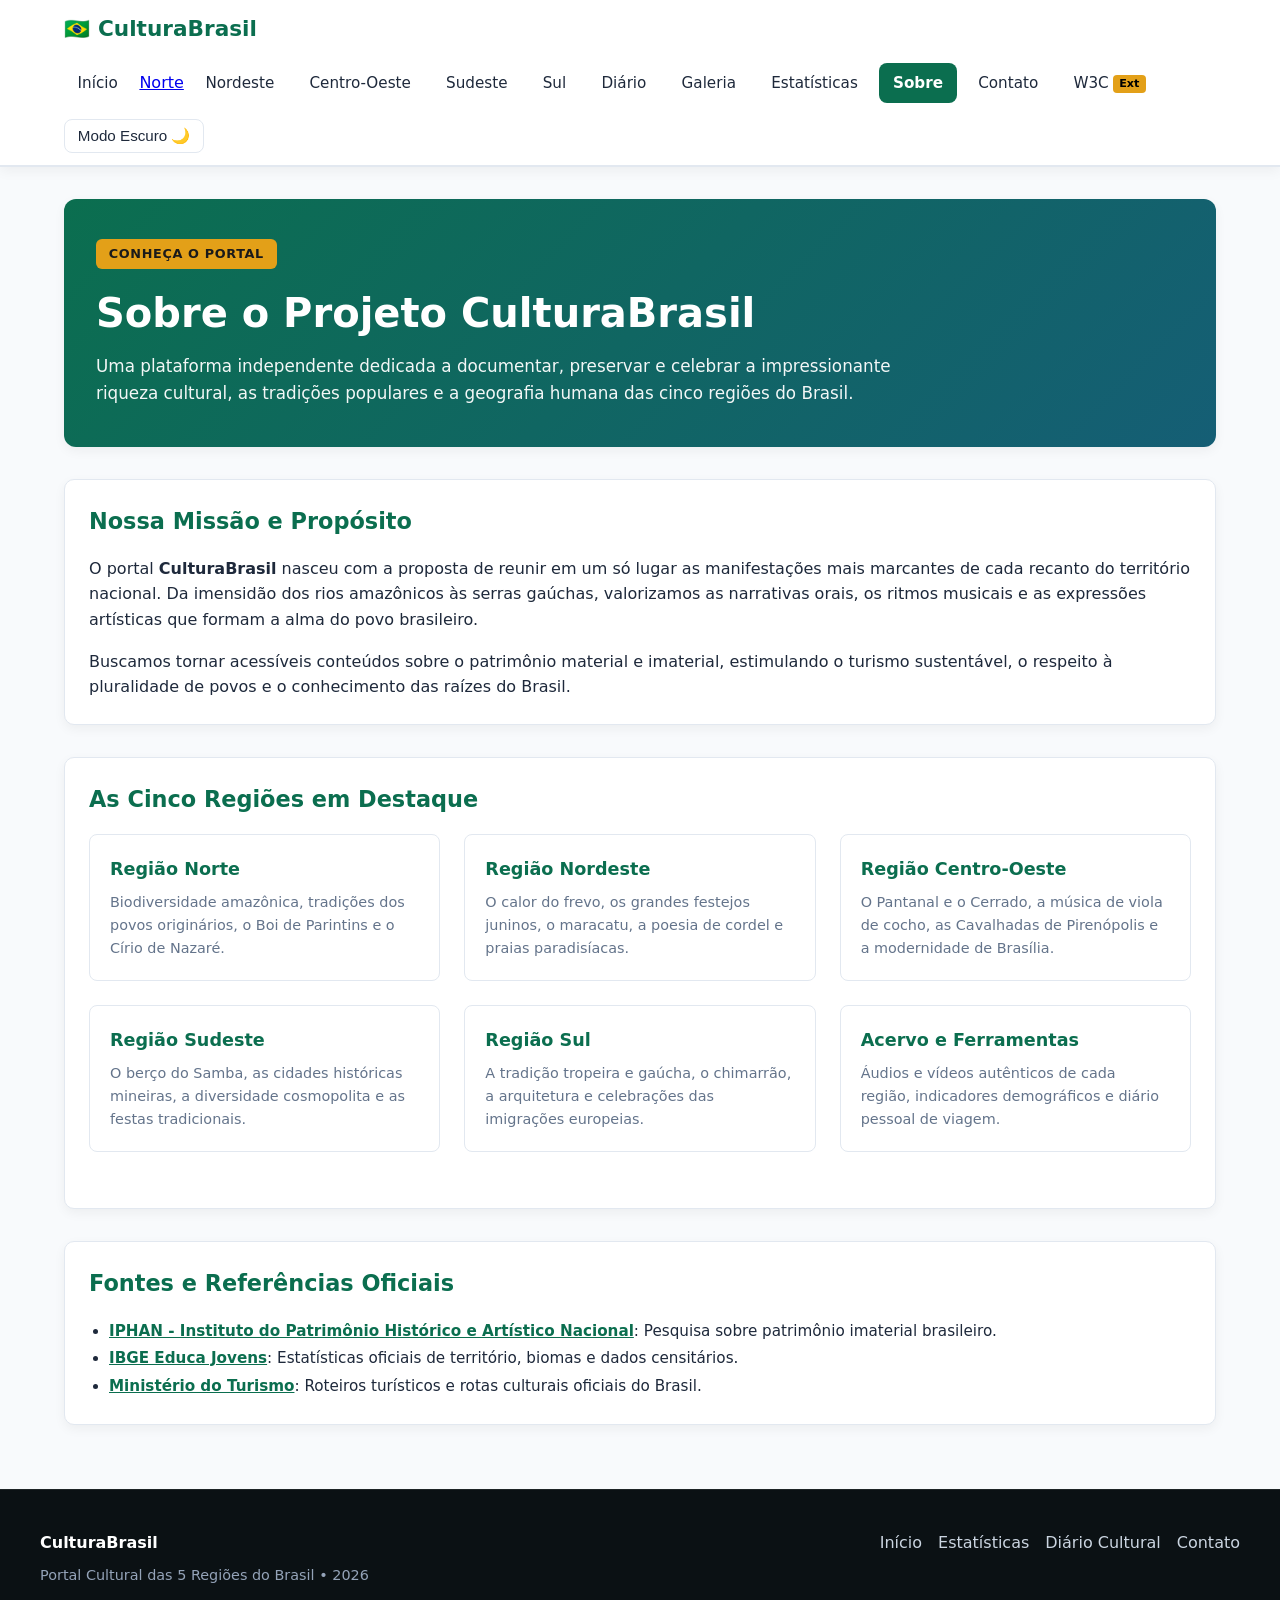
<file: 11-Arthur-js/sobre.html>
<!DOCTYPE html>
<html lang="pt-BR" data-theme="light">
<head>
    <meta charset="UTF-8">
    <meta name="viewport" content="width=device-width, initial-scale=1.0">
    <title>Sobre o Projeto | CulturaBrasil</title>
    <link rel="stylesheet" href="css/puro.css">
    <style>
        .puro-diagrama-box {
            background-color: var(--puro-surface);
            border: 1px solid var(--puro-border);
            border-radius: var(--puro-radius);
            padding: 1.5rem;
            font-family: Consolas, "Courier New", monospace;
            font-size: 0.9rem;
            line-height: 1.5;
            color: var(--puro-text);
            overflow-x: auto;
            margin: 1rem 0;
        }
        .puro-tag-pill {
            background-color: rgba(11, 110, 79, 0.1);
            color: var(--puro-primary);
            font-weight: 700;
            padding: 0.25rem 0.6rem;
            border-radius: 4px;
            font-size: 0.8rem;
            display: inline-block;
            margin-right: 0.35rem;
        }
    </style>
</head>
<body>
    <header class="puro-navbar">
        <div class="puro-nav-container">
            <a href="index.html" class="puro-brand">
                <span style="font-size: 1.3rem;">🇧🇷</span> CulturaBrasil
            </a>

            <nav aria-label="Navegação Principal Pura">
                <ul class="puro-nav-menu">
                    <li class="puro-nav-item"><a href="index.html">Início</a></li>
                    <li class="nav-item"><a href="norte.html">Norte</a></li>
                    <li class="puro-nav-item"><a href="nordeste.html">Nordeste</a></li>
                    <li class="puro-nav-item"><a href="centro-oeste.html">Centro-Oeste</a></li>
                    <li class="puro-nav-item"><a href="sudeste.html">Sudeste</a></li>
                    <li class="puro-nav-item"><a href="sul.html">Sul</a></li>
                    <li class="puro-nav-item"><a href="diario.html">Diário</a></li>
                    <li class="puro-nav-item"><a href="galeria.html">Galeria</a></li>
                    <li class="puro-nav-item"><a href="estatisticas.html">Estatísticas</a></li>
                    <li class="puro-nav-item"><a href="sobre.html" class="active">Sobre</a></li>
                    <li class="puro-nav-item"><a href="contato.html">Contato</a></li>
                    <li class="puro-nav-item"><a href="https://www.w3.org/" target="_blank" rel="noopener noreferrer">W3C<span class="puro-external-badge">Ext</span></a></li>
                </ul>
            </nav>

            <div class="puro-controls">
                <button type="button" id="btnTemaPuro" class="puro-theme-btn" title="Alternar tema">
                    Modo Escuro 🌙
                </button>
            </div>
        </div>
    </header>

    <main class="puro-container">
        <section class="puro-banner">
            <span class="puro-badge-vanilla">Conheça o Portal</span>
            <h1>Sobre o Projeto CulturaBrasil</h1>
            <p>
                Uma plataforma independente dedicada a documentar, preservar e celebrar a impressionante riqueza cultural, as tradições populares e a geografia humana das cinco regiões do Brasil.
            </p>
        </section>

        <section class="puro-card">
            <h2 style="font-size: 1.4rem; font-weight: 700; margin-bottom: 1rem; color: var(--puro-primary);">
                Nossa Missão e Propósito
            </h2>
            <p style="margin-bottom: 1rem;">
                O portal <strong>CulturaBrasil</strong> nasceu com a proposta de reunir em um só lugar as manifestações mais marcantes de cada recanto do território nacional. Da imensidão dos rios amazônicos às serras gaúchas, valorizamos as narrativas orais, os ritmos musicais e as expressões artísticas que formam a alma do povo brasileiro.
            </p>
            <p style="margin-bottom: 0;">
                Buscamos tornar acessíveis conteúdos sobre o patrimônio material e imaterial, estimulando o turismo sustentável, o respeito à pluralidade de povos e o conhecimento das raízes do Brasil.
            </p>
        </section>

        <section class="puro-card">
            <h2 style="font-size: 1.4rem; font-weight: 700; margin-bottom: 1rem; color: var(--puro-primary);">
                As Cinco Regiões em Destaque
            </h2>
            <div class="puro-grid">
                <article class="puro-grid-item">
                    <h3 style="font-size: 1.1rem; font-weight: 700; margin-bottom: 0.5rem; color: var(--puro-primary);">Região Norte</h3>
                    <p style="font-size: 0.9rem; color: var(--puro-text-muted);">
                        Biodiversidade amazônica, tradições dos povos originários, o Boi de Parintins e o Círio de Nazaré.
                    </p>
                </article>

                <article class="puro-grid-item">
                    <h3 style="font-size: 1.1rem; font-weight: 700; margin-bottom: 0.5rem; color: var(--puro-primary);">Região Nordeste</h3>
                    <p style="font-size: 0.9rem; color: var(--puro-text-muted);">
                        O calor do frevo, os grandes festejos juninos, o maracatu, a poesia de cordel e praias paradisíacas.
                    </p>
                </article>

                <article class="puro-grid-item">
                    <h3 style="font-size: 1.1rem; font-weight: 700; margin-bottom: 0.5rem; color: var(--puro-primary);">Região Centro-Oeste</h3>
                    <p style="font-size: 0.9rem; color: var(--puro-text-muted);">
                        O Pantanal e o Cerrado, a música de viola de cocho, as Cavalhadas de Pirenópolis e a modernidade de Brasília.
                    </p>
                </article>

                <article class="puro-grid-item">
                    <h3 style="font-size: 1.1rem; font-weight: 700; margin-bottom: 0.5rem; color: var(--puro-primary);">Região Sudeste</h3>
                    <p style="font-size: 0.9rem; color: var(--puro-text-muted);">
                        O berço do Samba, as cidades históricas mineiras, a diversidade cosmopolita e as festas tradicionais.
                    </p>
                </article>

                <article class="puro-grid-item">
                    <h3 style="font-size: 1.1rem; font-weight: 700; margin-bottom: 0.5rem; color: var(--puro-primary);">Região Sul</h3>
                    <p style="font-size: 0.9rem; color: var(--puro-text-muted);">
                        A tradição tropeira e gaúcha, o chimarrão, a arquitetura e celebrações das imigrações europeias.
                    </p>
                </article>

                <article class="puro-grid-item">
                    <h3 style="font-size: 1.1rem; font-weight: 700; margin-bottom: 0.5rem; color: var(--puro-primary);">Acervo e Ferramentas</h3>
                    <p style="font-size: 0.9rem; color: var(--puro-text-muted);">
                        Áudios e vídeos autênticos de cada região, indicadores demográficos e diário pessoal de viagem.
                    </p>
                </article>
            </div>
        </section>

        <section class="puro-card">
            <h2 style="font-size: 1.4rem; font-weight: 700; margin-bottom: 1rem; color: var(--puro-primary);">
                Fontes e Referências Oficiais
            </h2>
            <ul style="padding-left: 1.25rem; font-size: 0.95rem; line-height: 1.8;">
                <li><a href="http://portal.iphan.gov.br/" target="_blank" rel="noopener noreferrer" style="color: var(--puro-primary); font-weight: 600;">IPHAN - Instituto do Patrimônio Histórico e Artístico Nacional</a>: Pesquisa sobre patrimônio imaterial brasileiro.</li>
                <li><a href="https://educa.ibge.gov.br/jovens/conheca-o-brasil/territorio/brasil.html" target="_blank" rel="noopener noreferrer" style="color: var(--puro-primary); font-weight: 600;">IBGE Educa Jovens</a>: Estatísticas oficiais de território, biomas e dados censitários.</li>
                <li><a href="https://www.gov.br/turismo/pt-br" target="_blank" rel="noopener noreferrer" style="color: var(--puro-primary); font-weight: 600;">Ministério do Turismo</a>: Roteiros turísticos e rotas culturais oficiais do Brasil.</li>
            </ul>
        </section>
    </main>

    <footer class="puro-footer">
        <div class="puro-footer-content">
            <div>
                <h4 style="color: #ffffff; margin-bottom: 0.5rem; font-weight: 700;">CulturaBrasil</h4>
                <p style="font-size: 0.9rem;">Portal Cultural das 5 Regiões do Brasil &bull; 2026</p>
            </div>
            <div>
                <ul style="list-style: none; display: flex; gap: 1rem; flex-wrap: wrap;">
                    <li><a href="index.html">Início</a></li>
                    <li><a href="estatisticas.html">Estatísticas</a></li>
                    <li><a href="diario.html">Diário Cultural</a></li>
                    <li><a href="contato.html">Contato</a></li>
                </ul>
            </div>
        </div>
    </footer>

    <script src="js/puro.js"></script>
</body>
</html>
</file>
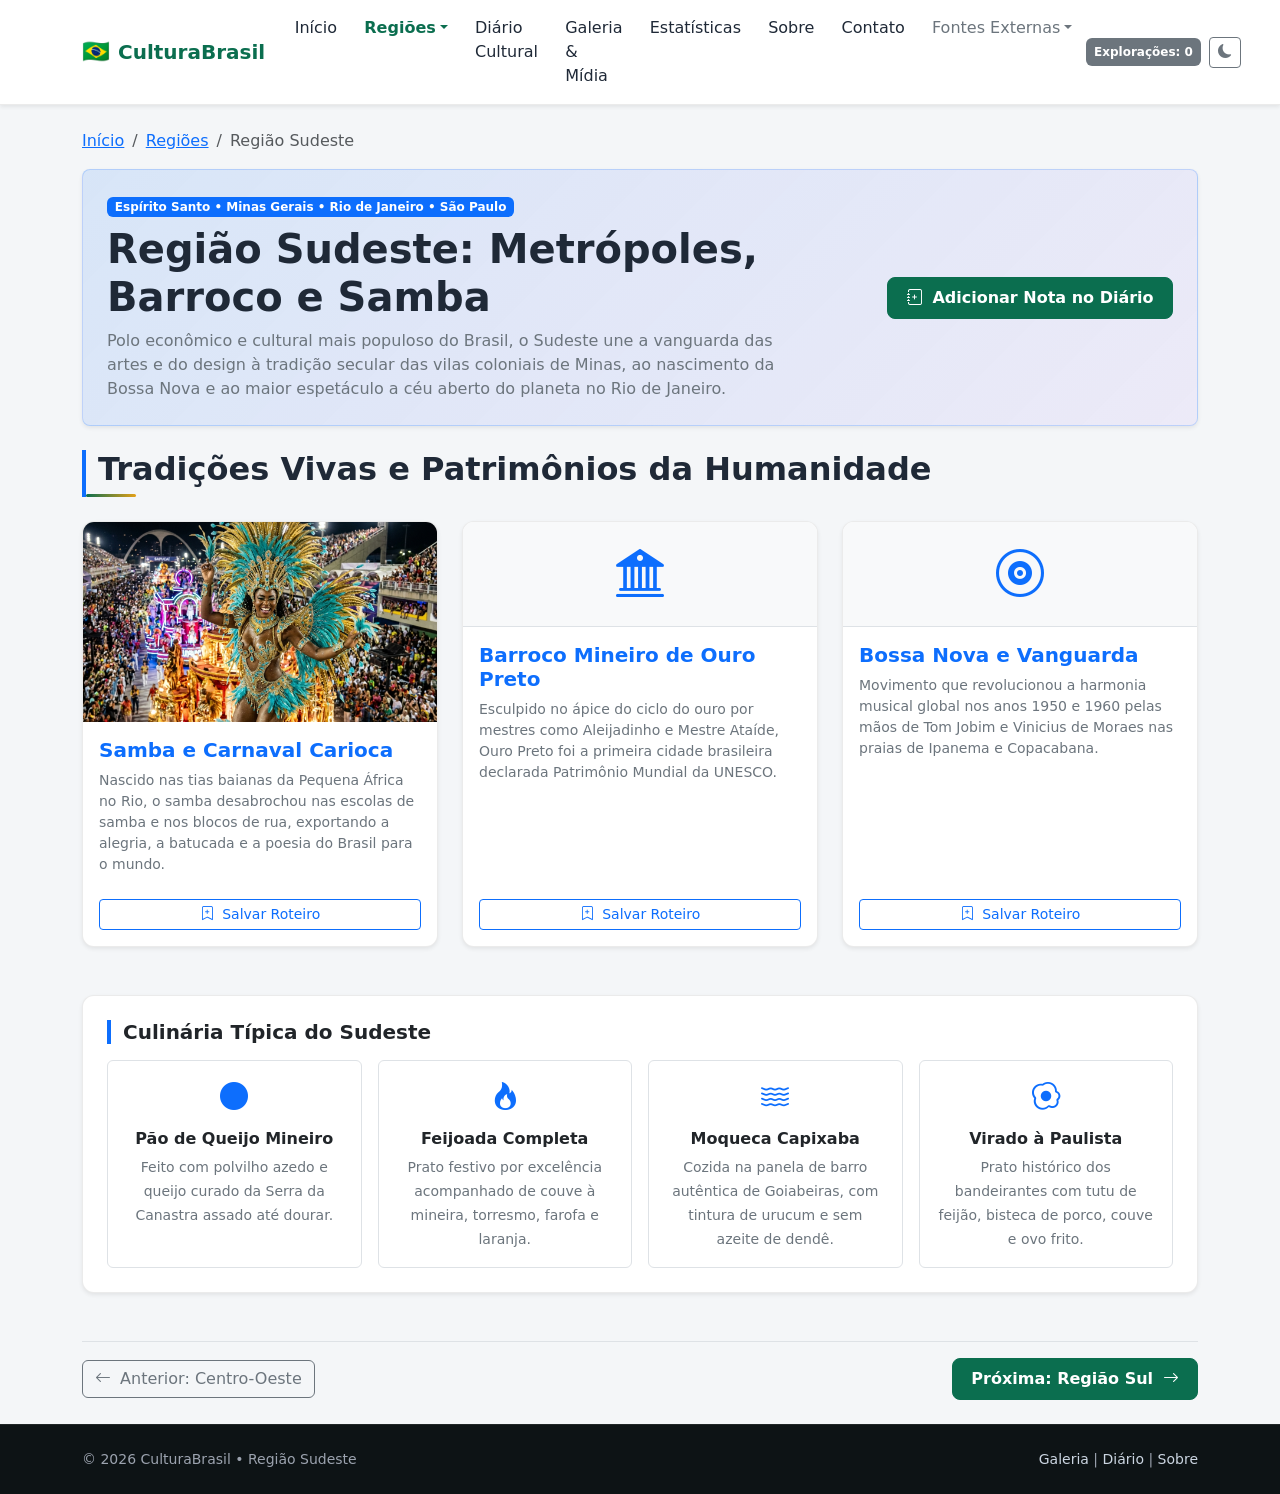
<file: 11-Arthur-js/sudeste.html>
<!DOCTYPE html>
<html lang="pt-BR" data-theme="light">
<head>
    <meta charset="UTF-8">
    <meta name="viewport" content="width=device-width, initial-scale=1.0">
    <title>Região Sudeste | CulturaBrasil</title>
    <link rel="stylesheet" href="css/bootstrap.min.css">
    <link rel="stylesheet" href="css/bootstrap-icons.min.css">
    <link rel="stylesheet" href="css/styles.css">
    <style>
        .sudeste-accent {
            border-left: 4px solid #0d6efd;
            padding-left: 0.75rem;
        }
        .prato-card {
            background-color: var(--card-bg-light);
            transition: transform 0.2s ease, border-color 0.2s ease;
        }
        .prato-card:hover {
            transform: translateY(-2px);
            border-color: #0d6efd !important;
        }
    </style>
</head>
<body>
    <header>
        <nav class="navbar navbar-expand-lg sticky-top shadow-sm">
            <div class="container">
                <a class="navbar-brand fw-bold" href="index.html">
                    <span style="font-size: 1.4rem;">🇧🇷</span> CulturaBrasil
                </a>

                <button class="navbar-toggler" type="button" data-bs-toggle="collapse" data-bs-target="#navMenu" aria-controls="navMenu" aria-expanded="false" aria-label="Alternar navegação">
                    <span class="navbar-toggler-icon"></span>
                </button>

                <div class="collapse navbar-collapse" id="navMenu">
                    <ul class="navbar-nav me-auto mb-2 mb-lg-0">
                        <li class="nav-item"><a class="nav-link" href="index.html">Início</a></li>
                        <li class="nav-item dropdown">
                            <a class="nav-link dropdown-toggle active" href="#" role="button" data-bs-toggle="dropdown" aria-expanded="false">Regiões</a>
                            <ul class="dropdown-menu">
                                <li><a class="dropdown-item" href="norte.html">Região Norte</a></li>
                                <li><a class="dropdown-item" href="nordeste.html">Região Nordeste</a></li>
                                <li><a class="dropdown-item" href="centro-oeste.html">Região Centro-Oeste</a></li>
                                <li><a class="dropdown-item active" href="sudeste.html">Região Sudeste</a></li>
                                <li><a class="dropdown-item" href="sul.html">Região Sul</a></li>
                            </ul>
                        </li>
                        <li class="nav-item"><a class="nav-link" href="diario.html">Diário Cultural</a></li>
                        <li class="nav-item"><a class="nav-link" href="galeria.html">Galeria & Mídia</a></li>
                        <li class="nav-item"><a class="nav-link" href="estatisticas.html">Estatísticas</a></li>
                        <li class="nav-item"><a class="nav-link" href="sobre.html">Sobre</a></li>
                        <li class="nav-item"><a class="nav-link" href="contato.html">Contato</a></li>
                        <li class="nav-item dropdown">
                            <a class="nav-link dropdown-toggle text-secondary" href="#" role="button" data-bs-toggle="dropdown">Fontes Externas</a>
                            <ul class="dropdown-menu">
                                <li><a class="dropdown-item" href="https://www.w3.org/" target="_blank" rel="noopener noreferrer"><i class="bi bi-box-arrow-up-right me-1"></i> W3C Standards</a></li>
                                <li><a class="dropdown-item" href="http://portal.iphan.gov.br/" target="_blank" rel="noopener noreferrer"><i class="bi bi-box-arrow-up-right me-1"></i> IPHAN</a></li>
                                <li><a class="dropdown-item" href="https://educa.ibge.gov.br/jovens/conheca-o-brasil/territorio/brasil.html" target="_blank" rel="noopener noreferrer"><i class="bi bi-box-arrow-up-right me-1"></i> IBGE Educa</a></li>
                            </ul>
                        </li>
                    </ul>

                    <div class="d-flex align-items-center gap-2">
                        <span id="navUserBadge" class="badge bg-success d-none">Visitante</span>
                        <span class="badge bg-secondary p-2">Explorações: <span class="contador-exploracoes-valor">0</span></span>
                        <button class="btn btn-outline-secondary btn-sm" id="themeToggleBtn" type="button" title="Alternar Modo Claro/Escuro">
                            <i class="bi bi-moon-fill" id="themeIcon"></i>
                        </button>
                    </div>
                </div>
            </div>
        </nav>
    </header>

    <main class="container my-4">
        <nav aria-label="breadcrumb">
            <ol class="breadcrumb">
                <li class="breadcrumb-item"><a href="index.html">Início</a></li>
                <li class="breadcrumb-item"><a href="#">Regiões</a></li>
                <li class="breadcrumb-item active" aria-current="page">Região Sudeste</li>
            </ol>
        </nav>

        <section class="p-4 mb-4 rounded-3 shadow-sm" style="background: linear-gradient(135deg, rgba(13, 110, 253, 0.12) 0%, rgba(102, 16, 242, 0.05) 100%); border: 1px solid rgba(13, 110, 253, 0.2);">
            <div class="row align-items-center">
                <div class="col-lg-8">
                    <span class="badge bg-primary mb-2">Espírito Santo &bull; Minas Gerais &bull; Rio de Janeiro &bull; São Paulo</span>
                    <h1 class="fw-bold mb-2">Região Sudeste: Metrópoles, Barroco e Samba</h1>
                    <p class="text-secondary mb-0">
                        Polo econômico e cultural mais populoso do Brasil, o Sudeste une a vanguarda das artes e do design à tradição secular das vilas coloniais de Minas, ao nascimento da Bossa Nova e ao maior espetáculo a céu aberto do planeta no Rio de Janeiro.
                    </p>
                </div>
                <div class="col-lg-4 text-lg-end mt-3 mt-lg-0">
                    <a href="diario.html" class="btn btn-primary fw-bold">
                        <i class="bi bi-journal-plus me-1"></i> Adicionar Nota no Diário
                    </a>
                </div>
            </div>
        </section>

        <section class="mb-5">
            <h2 class="section-title sudeste-accent">Tradições Vivas e Patrimônios da Humanidade</h2>
            <div class="row g-4">
                <article class="col-md-4">
                    <div class="card h-100 shadow-sm">
                        <img src="images/carnaval.jpg" class="card-img-top" alt="Escolas de samba no Sambódromo">
                        <div class="card-body d-flex flex-column">
                            <h3 class="card-title h5 fw-bold text-primary">Samba e Carnaval Carioca</h3>
                            <p class="card-text text-secondary small flex-grow-1">
                                Nascido nas tias baianas da Pequena África no Rio, o samba desabrochou nas escolas de samba e nos blocos de rua, exportando a alegria, a batucada e a poesia do Brasil para o mundo.
                            </p>
                            <a href="diario.html" class="btn btn-outline-primary btn-sm mt-2">
                                <i class="bi bi-bookmark-plus me-1"></i> Salvar Roteiro
                            </a>
                        </div>
                    </div>
                </article>

                <article class="col-md-4">
                    <div class="card h-100 shadow-sm">
                        <div class="p-3 bg-body-tertiary border-bottom text-center">
                            <i class="bi bi-bank2 text-primary" style="font-size: 3rem;"></i>
                        </div>
                        <div class="card-body d-flex flex-column">
                            <h3 class="card-title h5 fw-bold text-primary">Barroco Mineiro de Ouro Preto</h3>
                            <p class="card-text text-secondary small flex-grow-1">
                                Esculpido no ápice do ciclo do ouro por mestres como Aleijadinho e Mestre Ataíde, Ouro Preto foi a primeira cidade brasileira declarada Patrimônio Mundial da UNESCO.
                            </p>
                            <a href="diario.html" class="btn btn-outline-primary btn-sm mt-2">
                                <i class="bi bi-bookmark-plus me-1"></i> Salvar Roteiro
                            </a>
                        </div>
                    </div>
                </article>

                <article class="col-md-4">
                    <div class="card h-100 shadow-sm">
                        <div class="p-3 bg-body-tertiary border-bottom text-center">
                            <i class="bi bi-vinyl text-primary" style="font-size: 3rem;"></i>
                        </div>
                        <div class="card-body d-flex flex-column">
                            <h3 class="card-title h5 fw-bold text-primary">Bossa Nova e Vanguarda</h3>
                            <p class="card-text text-secondary small flex-grow-1">
                                Movimento que revolucionou a harmonia musical global nos anos 1950 e 1960 pelas mãos de Tom Jobim e Vinicius de Moraes nas praias de Ipanema e Copacabana.
                            </p>
                            <a href="diario.html" class="btn btn-outline-primary btn-sm mt-2">
                                <i class="bi bi-bookmark-plus me-1"></i> Salvar Roteiro
                            </a>
                        </div>
                    </div>
                </article>
            </div>
        </section>

        <section class="card p-4 shadow-sm mb-5">
            <h2 class="h5 fw-bold mb-3 sudeste-accent">Culinária Típica do Sudeste</h2>
            <div class="row g-3 text-center">
                <div class="col-md-3 col-6">
                    <div class="p-3 border rounded prato-card h-100">
                        <i class="bi bi-circle-fill text-primary fs-3 mb-2 d-block"></i>
                        <strong class="d-block mb-1">Pão de Queijo Mineiro</strong>
                        <small class="text-secondary">Feito com polvilho azedo e queijo curado da Serra da Canastra assado até dourar.</small>
                    </div>
                </div>
                <div class="col-md-3 col-6">
                    <div class="p-3 border rounded prato-card h-100">
                        <i class="bi bi-fire text-primary fs-3 mb-2 d-block"></i>
                        <strong class="d-block mb-1">Feijoada Completa</strong>
                        <small class="text-secondary">Prato festivo por excelência acompanhado de couve à mineira, torresmo, farofa e laranja.</small>
                    </div>
                </div>
                <div class="col-md-3 col-6">
                    <div class="p-3 border rounded prato-card h-100">
                        <i class="bi bi-water text-primary fs-3 mb-2 d-block"></i>
                        <strong class="d-block mb-1">Moqueca Capixaba</strong>
                        <small class="text-secondary">Cozida na panela de barro autêntica de Goiabeiras, com tintura de urucum e sem azeite de dendê.</small>
                    </div>
                </div>
                <div class="col-md-3 col-6">
                    <div class="p-3 border rounded prato-card h-100">
                        <i class="bi bi-egg-fried text-primary fs-3 mb-2 d-block"></i>
                        <strong class="d-block mb-1">Virado à Paulista</strong>
                        <small class="text-secondary">Prato histórico dos bandeirantes com tutu de feijão, bisteca de porco, couve e ovo frito.</small>
                    </div>
                </div>
            </div>
        </section>

        <aside class="d-flex justify-content-between align-items-center flex-wrap gap-2 pt-3 border-top">
            <a href="centro-oeste.html" class="btn btn-outline-secondary">
                <i class="bi bi-arrow-left me-1"></i> Anterior: Centro-Oeste
            </a>
            <a href="sul.html" class="btn btn-primary">
                Próxima: Região Sul <i class="bi bi-arrow-right ms-1"></i>
            </a>
        </aside>
    </main>

    <footer class="py-4 text-center">
        <div class="container">
            <div class="d-flex justify-content-between align-items-center flex-wrap gap-2">
                <span class="small">&copy; 2026 CulturaBrasil &bull; Região Sudeste</span>
                <span class="small"><a href="galeria.html">Galeria</a> | <a href="diario.html">Diário</a> | <a href="sobre.html">Sobre</a></span>
            </div>
        </div>
    </footer>

    <script src="js/bootstrap.bundle.min.js"></script>
    <script src="js/script.js"></script>
</body>
</html>
</file>
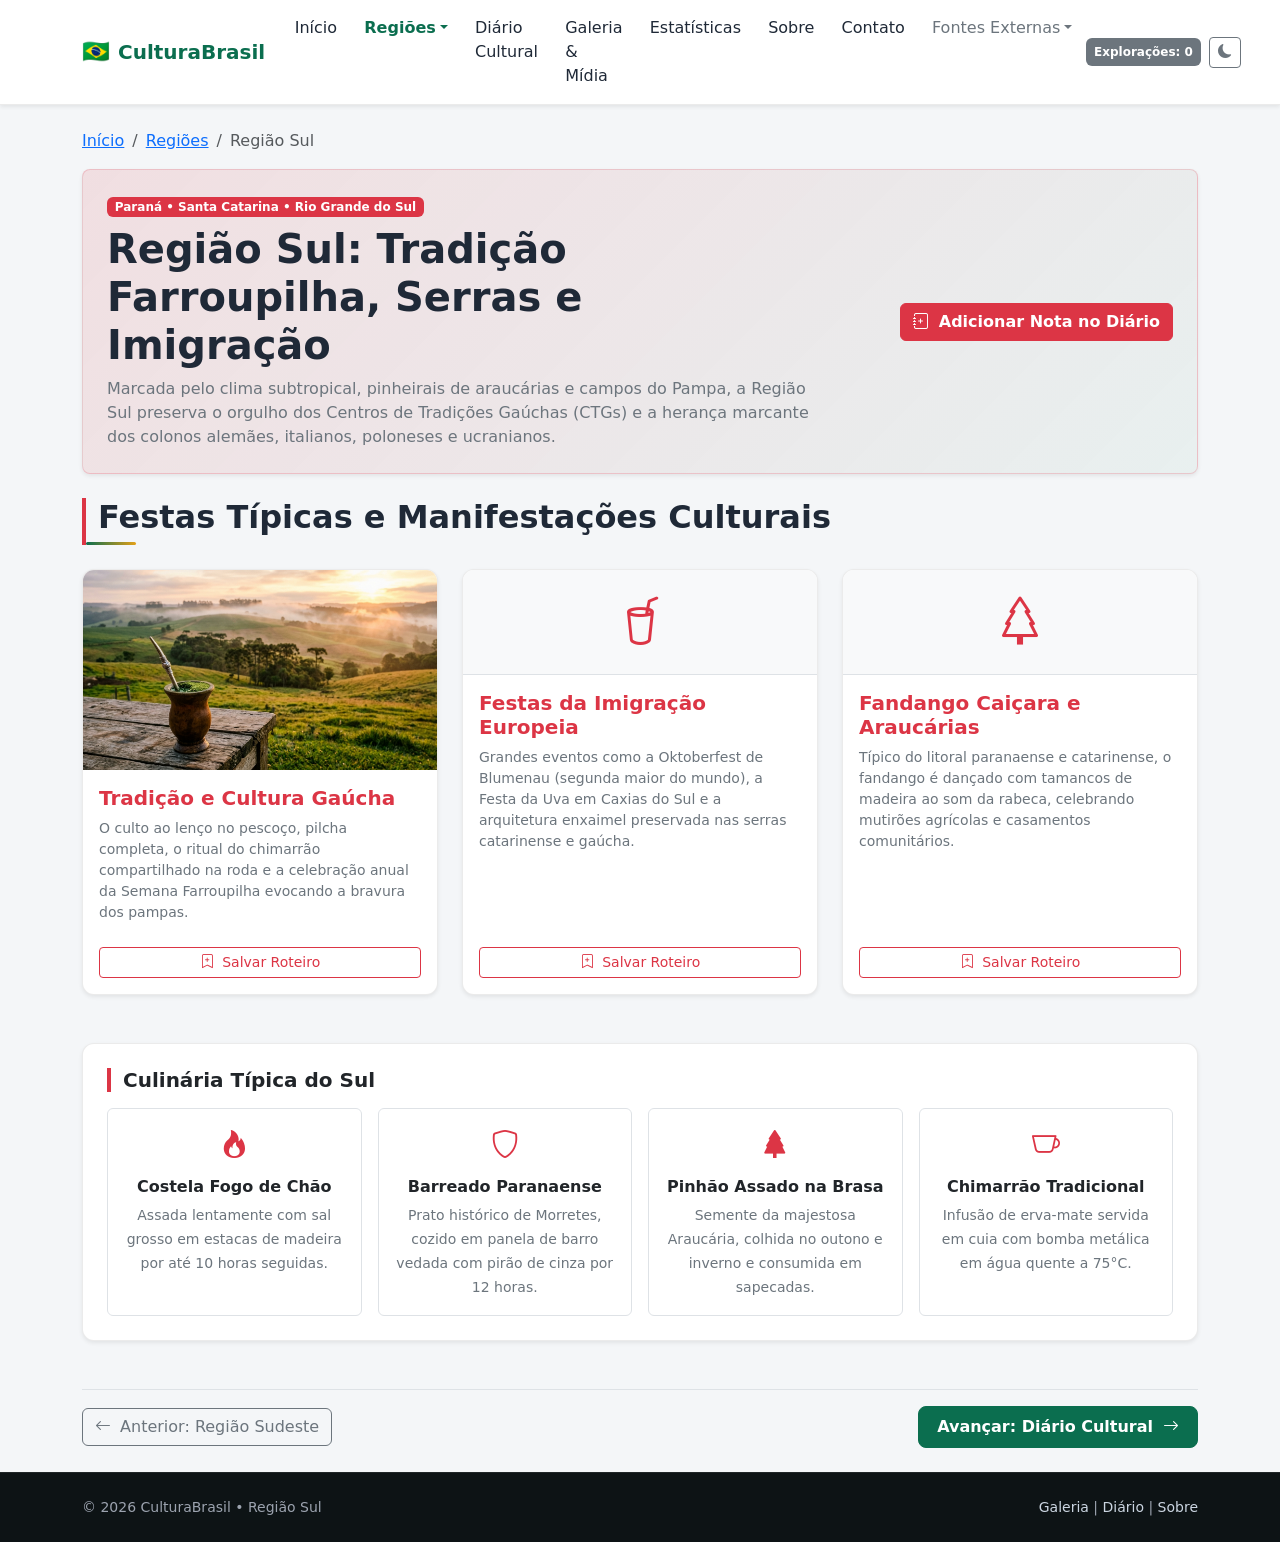
<file: 11-Arthur-js/sul.html>
<!DOCTYPE html>
<html lang="pt-BR" data-theme="light">
<head>
    <meta charset="UTF-8">
    <meta name="viewport" content="width=device-width, initial-scale=1.0">
    <title>Região Sul | CulturaBrasil</title>
    <link rel="stylesheet" href="css/bootstrap.min.css">
    <link rel="stylesheet" href="css/bootstrap-icons.min.css">
    <link rel="stylesheet" href="css/styles.css">
    <style>
        .sul-accent {
            border-left: 4px solid #dc3545;
            padding-left: 0.75rem;
        }
        .prato-card {
            background-color: var(--card-bg-light);
            transition: transform 0.2s ease, border-color 0.2s ease;
        }
        .prato-card:hover {
            transform: translateY(-2px);
            border-color: #dc3545 !important;
        }
    </style>
</head>
<body>
    <header>
        <nav class="navbar navbar-expand-lg sticky-top shadow-sm">
            <div class="container">
                <a class="navbar-brand fw-bold" href="index.html">
                    <span style="font-size: 1.4rem;">🇧🇷</span> CulturaBrasil
                </a>

                <button class="navbar-toggler" type="button" data-bs-toggle="collapse" data-bs-target="#navMenu" aria-controls="navMenu" aria-expanded="false" aria-label="Alternar navegação">
                    <span class="navbar-toggler-icon"></span>
                </button>

                <div class="collapse navbar-collapse" id="navMenu">
                    <ul class="navbar-nav me-auto mb-2 mb-lg-0">
                        <li class="nav-item"><a class="nav-link" href="index.html">Início</a></li>
                        <li class="nav-item dropdown">
                            <a class="nav-link dropdown-toggle active" href="#" role="button" data-bs-toggle="dropdown" aria-expanded="false">Regiões</a>
                            <ul class="dropdown-menu">
                                <li><a class="dropdown-item" href="norte.html">Região Norte</a></li>
                                <li><a class="dropdown-item" href="nordeste.html">Região Nordeste</a></li>
                                <li><a class="dropdown-item" href="centro-oeste.html">Região Centro-Oeste</a></li>
                                <li><a class="dropdown-item" href="sudeste.html">Região Sudeste</a></li>
                                <li><a class="dropdown-item active" href="sul.html">Região Sul</a></li>
                            </ul>
                        </li>
                        <li class="nav-item"><a class="nav-link" href="diario.html">Diário Cultural</a></li>
                        <li class="nav-item"><a class="nav-link" href="galeria.html">Galeria & Mídia</a></li>
                        <li class="nav-item"><a class="nav-link" href="estatisticas.html">Estatísticas</a></li>
                        <li class="nav-item"><a class="nav-link" href="sobre.html">Sobre</a></li>
                        <li class="nav-item"><a class="nav-link" href="contato.html">Contato</a></li>
                        <li class="nav-item dropdown">
                            <a class="nav-link dropdown-toggle text-secondary" href="#" role="button" data-bs-toggle="dropdown">Fontes Externas</a>
                            <ul class="dropdown-menu">
                                <li><a class="dropdown-item" href="https://www.w3.org/" target="_blank" rel="noopener noreferrer"><i class="bi bi-box-arrow-up-right me-1"></i> W3C Standards</a></li>
                                <li><a class="dropdown-item" href="http://portal.iphan.gov.br/" target="_blank" rel="noopener noreferrer"><i class="bi bi-box-arrow-up-right me-1"></i> IPHAN</a></li>
                                <li><a class="dropdown-item" href="https://educa.ibge.gov.br/jovens/conheca-o-brasil/territorio/brasil.html" target="_blank" rel="noopener noreferrer"><i class="bi bi-box-arrow-up-right me-1"></i> IBGE Educa</a></li>
                            </ul>
                        </li>
                    </ul>

                    <div class="d-flex align-items-center gap-2">
                        <span id="navUserBadge" class="badge bg-success d-none">Visitante</span>
                        <span class="badge bg-secondary p-2">Explorações: <span class="contador-exploracoes-valor">0</span></span>
                        <button class="btn btn-outline-secondary btn-sm" id="themeToggleBtn" type="button" title="Alternar Modo Claro/Escuro">
                            <i class="bi bi-moon-fill" id="themeIcon"></i>
                        </button>
                    </div>
                </div>
            </div>
        </nav>
    </header>

    <main class="container my-4">
        <nav aria-label="breadcrumb">
            <ol class="breadcrumb">
                <li class="breadcrumb-item"><a href="index.html">Início</a></li>
                <li class="breadcrumb-item"><a href="#">Regiões</a></li>
                <li class="breadcrumb-item active" aria-current="page">Região Sul</li>
            </ol>
        </nav>

        <section class="p-4 mb-4 rounded-3 shadow-sm" style="background: linear-gradient(135deg, rgba(220, 53, 69, 0.12) 0%, rgba(25, 135, 84, 0.05) 100%); border: 1px solid rgba(220, 53, 69, 0.2);">
            <div class="row align-items-center">
                <div class="col-lg-8">
                    <span class="badge bg-danger mb-2">Paraná &bull; Santa Catarina &bull; Rio Grande do Sul</span>
                    <h1 class="fw-bold mb-2">Região Sul: Tradição Farroupilha, Serras e Imigração</h1>
                    <p class="text-secondary mb-0">
                        Marcada pelo clima subtropical, pinheirais de araucárias e campos do Pampa, a Região Sul preserva o orgulho dos Centros de Tradições Gaúchas (CTGs) e a herança marcante dos colonos alemães, italianos, poloneses e ucranianos.
                    </p>
                </div>
                <div class="col-lg-4 text-lg-end mt-3 mt-lg-0">
                    <a href="diario.html" class="btn btn-danger fw-bold">
                        <i class="bi bi-journal-plus me-1"></i> Adicionar Nota no Diário
                    </a>
                </div>
            </div>
        </section>

        <section class="mb-5">
            <h2 class="section-title sul-accent">Festas Típicas e Manifestações Culturais</h2>
            <div class="row g-4">
                <article class="col-md-4">
                    <div class="card h-100 shadow-sm">
                        <img src="images/sul.jpg" class="card-img-top" alt="Paisagem e tradição da Região Sul">
                        <div class="card-body d-flex flex-column">
                            <h3 class="card-title h5 fw-bold text-danger">Tradição e Cultura Gaúcha</h3>
                            <p class="card-text text-secondary small flex-grow-1">
                                O culto ao lenço no pescoço, pilcha completa, o ritual do chimarrão compartilhado na roda e a celebração anual da Semana Farroupilha evocando a bravura dos pampas.
                            </p>
                            <a href="diario.html" class="btn btn-outline-danger btn-sm mt-2">
                                <i class="bi bi-bookmark-plus me-1"></i> Salvar Roteiro
                            </a>
                        </div>
                    </div>
                </article>

                <article class="col-md-4">
                    <div class="card h-100 shadow-sm">
                        <div class="p-3 bg-body-tertiary border-bottom text-center">
                            <i class="bi bi-cup-straw text-danger" style="font-size: 3rem;"></i>
                        </div>
                        <div class="card-body d-flex flex-column">
                            <h3 class="card-title h5 fw-bold text-danger">Festas da Imigração Europeia</h3>
                            <p class="card-text text-secondary small flex-grow-1">
                                Grandes eventos como a Oktoberfest de Blumenau (segunda maior do mundo), a Festa da Uva em Caxias do Sul e a arquitetura enxaimel preservada nas serras catarinense e gaúcha.
                            </p>
                            <a href="diario.html" class="btn btn-outline-danger btn-sm mt-2">
                                <i class="bi bi-bookmark-plus me-1"></i> Salvar Roteiro
                            </a>
                        </div>
                    </div>
                </article>

                <article class="col-md-4">
                    <div class="card h-100 shadow-sm">
                        <div class="p-3 bg-body-tertiary border-bottom text-center">
                            <i class="bi bi-tree text-danger" style="font-size: 3rem;"></i>
                        </div>
                        <div class="card-body d-flex flex-column">
                            <h3 class="card-title h5 fw-bold text-danger">Fandango Caiçara e Araucárias</h3>
                            <p class="card-text text-secondary small flex-grow-1">
                                Típico do litoral paranaense e catarinense, o fandango é dançado com tamancos de madeira ao som da rabeca, celebrando mutirões agrícolas e casamentos comunitários.
                            </p>
                            <a href="diario.html" class="btn btn-outline-danger btn-sm mt-2">
                                <i class="bi bi-bookmark-plus me-1"></i> Salvar Roteiro
                            </a>
                        </div>
                    </div>
                </article>
            </div>
        </section>

        <section class="card p-4 shadow-sm mb-5">
            <h2 class="h5 fw-bold mb-3 sul-accent">Culinária Típica do Sul</h2>
            <div class="row g-3 text-center">
                <div class="col-md-3 col-6">
                    <div class="p-3 border rounded prato-card h-100">
                        <i class="bi bi-fire text-danger fs-3 mb-2 d-block"></i>
                        <strong class="d-block mb-1">Costela Fogo de Chão</strong>
                        <small class="text-secondary">Assada lentamente com sal grosso em estacas de madeira por até 10 horas seguidas.</small>
                    </div>
                </div>
                <div class="col-md-3 col-6">
                    <div class="p-3 border rounded prato-card h-100">
                        <i class="bi bi-shield text-danger fs-3 mb-2 d-block"></i>
                        <strong class="d-block mb-1">Barreado Paranaense</strong>
                        <small class="text-secondary">Prato histórico de Morretes, cozido em panela de barro vedada com pirão de cinza por 12 horas.</small>
                    </div>
                </div>
                <div class="col-md-3 col-6">
                    <div class="p-3 border rounded prato-card h-100">
                        <i class="bi bi-tree-fill text-danger fs-3 mb-2 d-block"></i>
                        <strong class="d-block mb-1">Pinhão Assado na Brasa</strong>
                        <small class="text-secondary">Semente da majestosa Araucária, colhida no outono e inverno e consumida em sapecadas.</small>
                    </div>
                </div>
                <div class="col-md-3 col-6">
                    <div class="p-3 border rounded prato-card h-100">
                        <i class="bi bi-cup text-danger fs-3 mb-2 d-block"></i>
                        <strong class="d-block mb-1">Chimarrão Tradicional</strong>
                        <small class="text-secondary">Infusão de erva-mate servida em cuia com bomba metálica em água quente a 75°C.</small>
                    </div>
                </div>
            </div>
        </section>

        <aside class="d-flex justify-content-between align-items-center flex-wrap gap-2 pt-3 border-top">
            <a href="sudeste.html" class="btn btn-outline-secondary">
                <i class="bi bi-arrow-left me-1"></i> Anterior: Região Sudeste
            </a>
            <a href="diario.html" class="btn btn-primary">
                Avançar: Diário Cultural <i class="bi bi-arrow-right ms-1"></i>
            </a>
        </aside>
    </main>

    <footer class="py-4 text-center">
        <div class="container">
            <div class="d-flex justify-content-between align-items-center flex-wrap gap-2">
                <span class="small">&copy; 2026 CulturaBrasil &bull; Região Sul</span>
                <span class="small"><a href="galeria.html">Galeria</a> | <a href="diario.html">Diário</a> | <a href="sobre.html">Sobre</a></span>
            </div>
        </div>
    </footer>

    <script src="js/bootstrap.bundle.min.js"></script>
    <script src="js/script.js"></script>
</body>
</html>
</file>
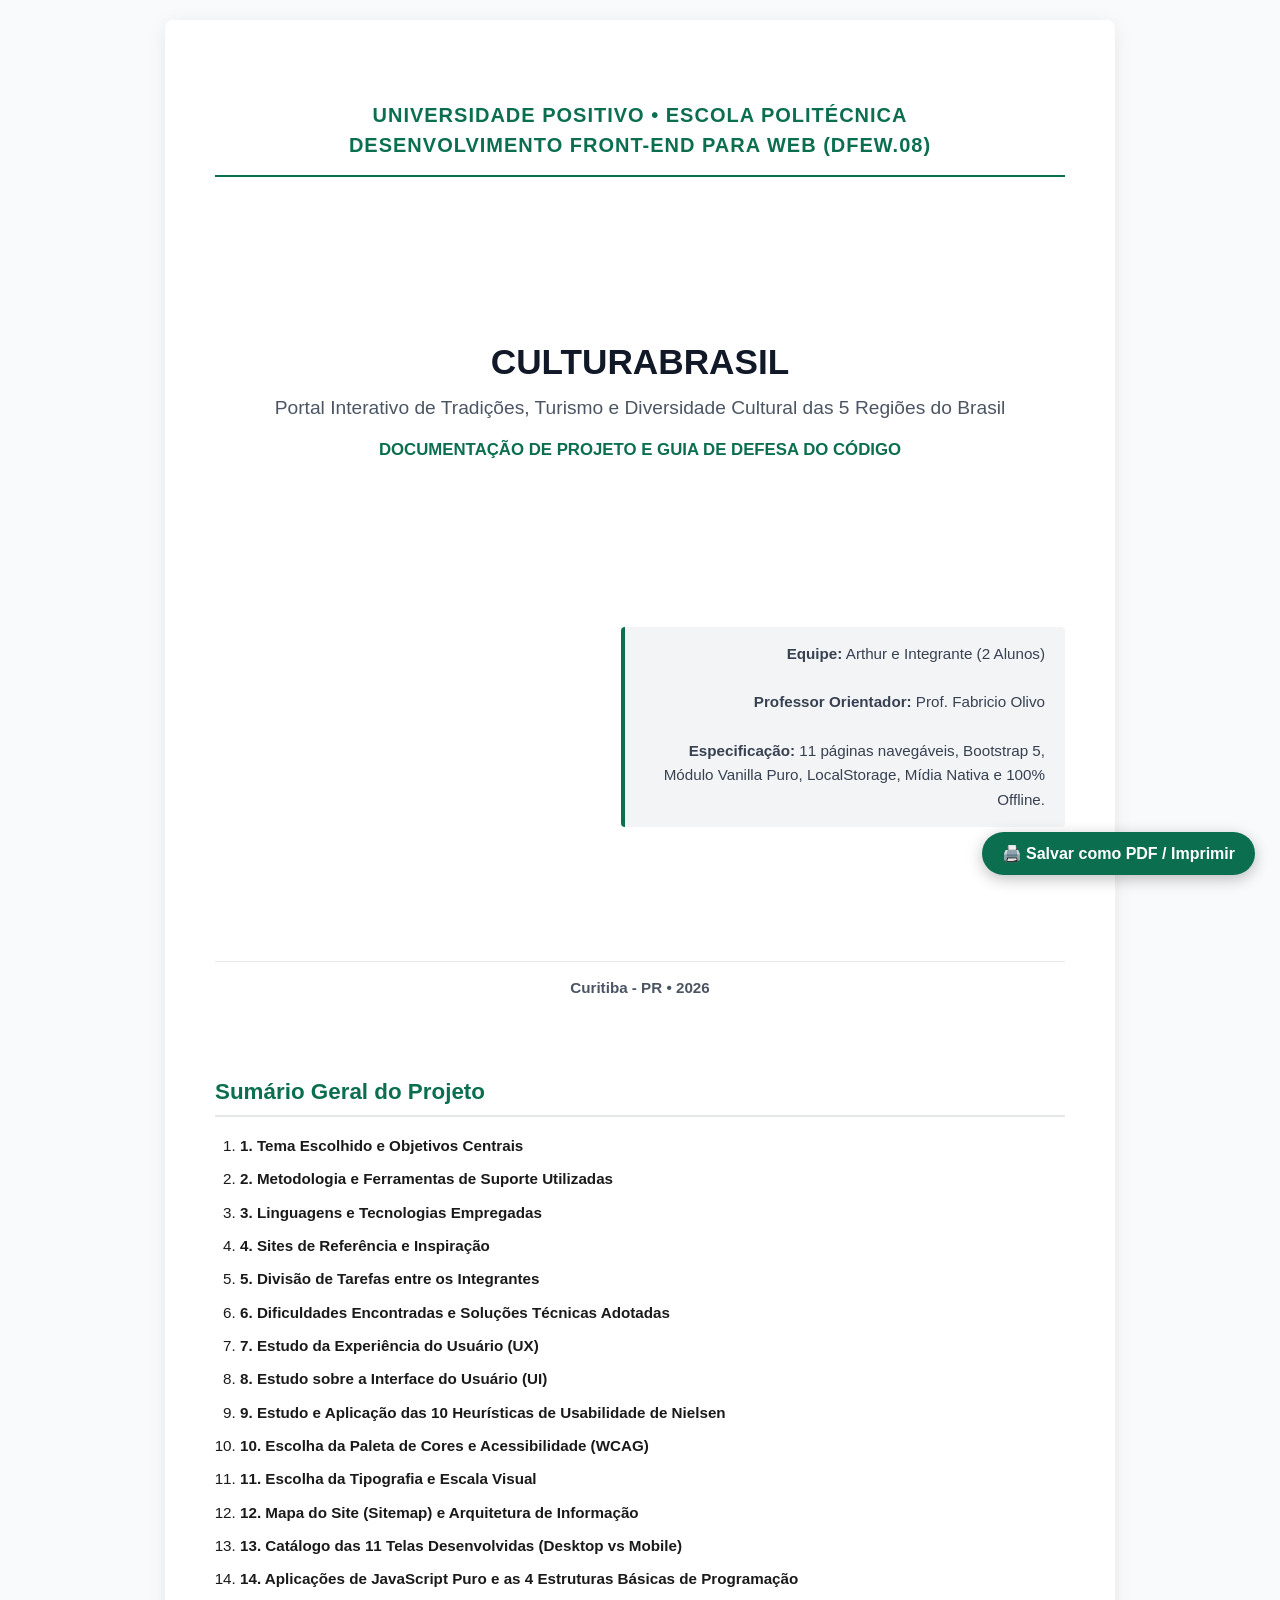
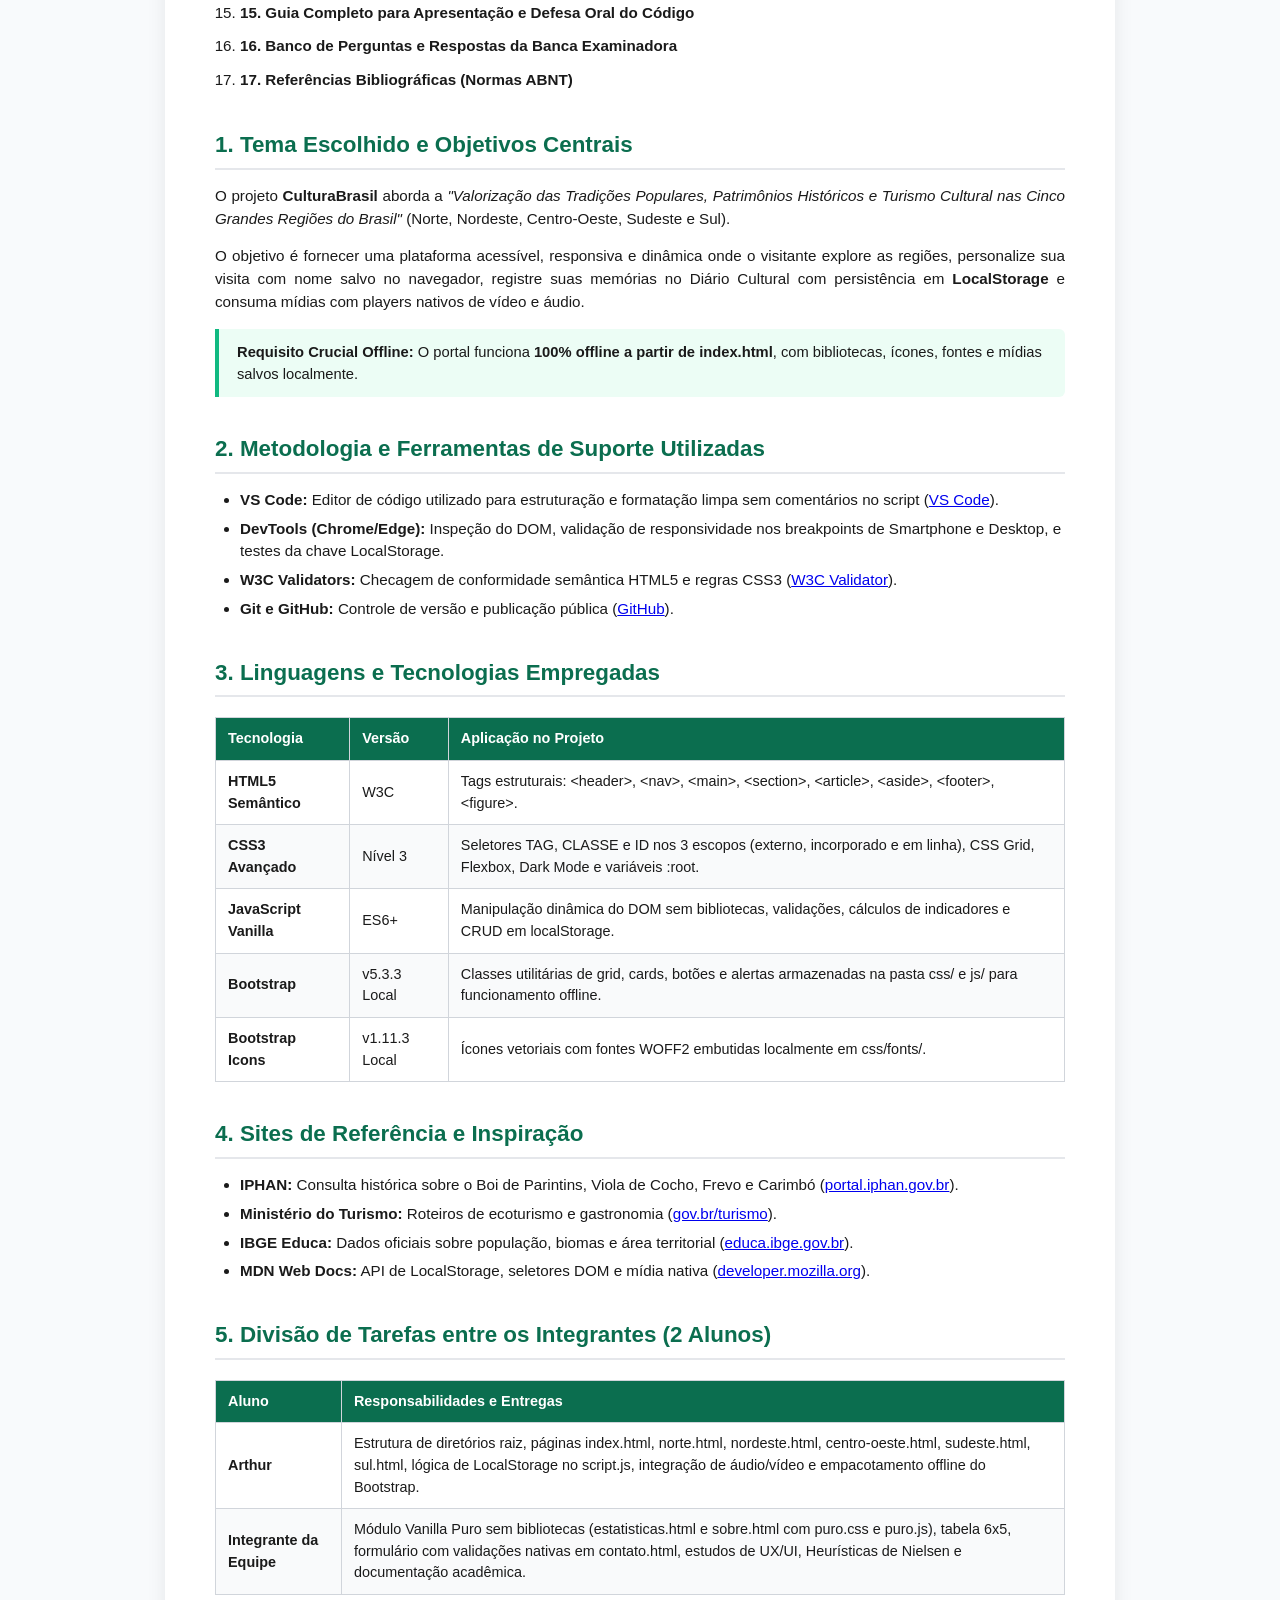
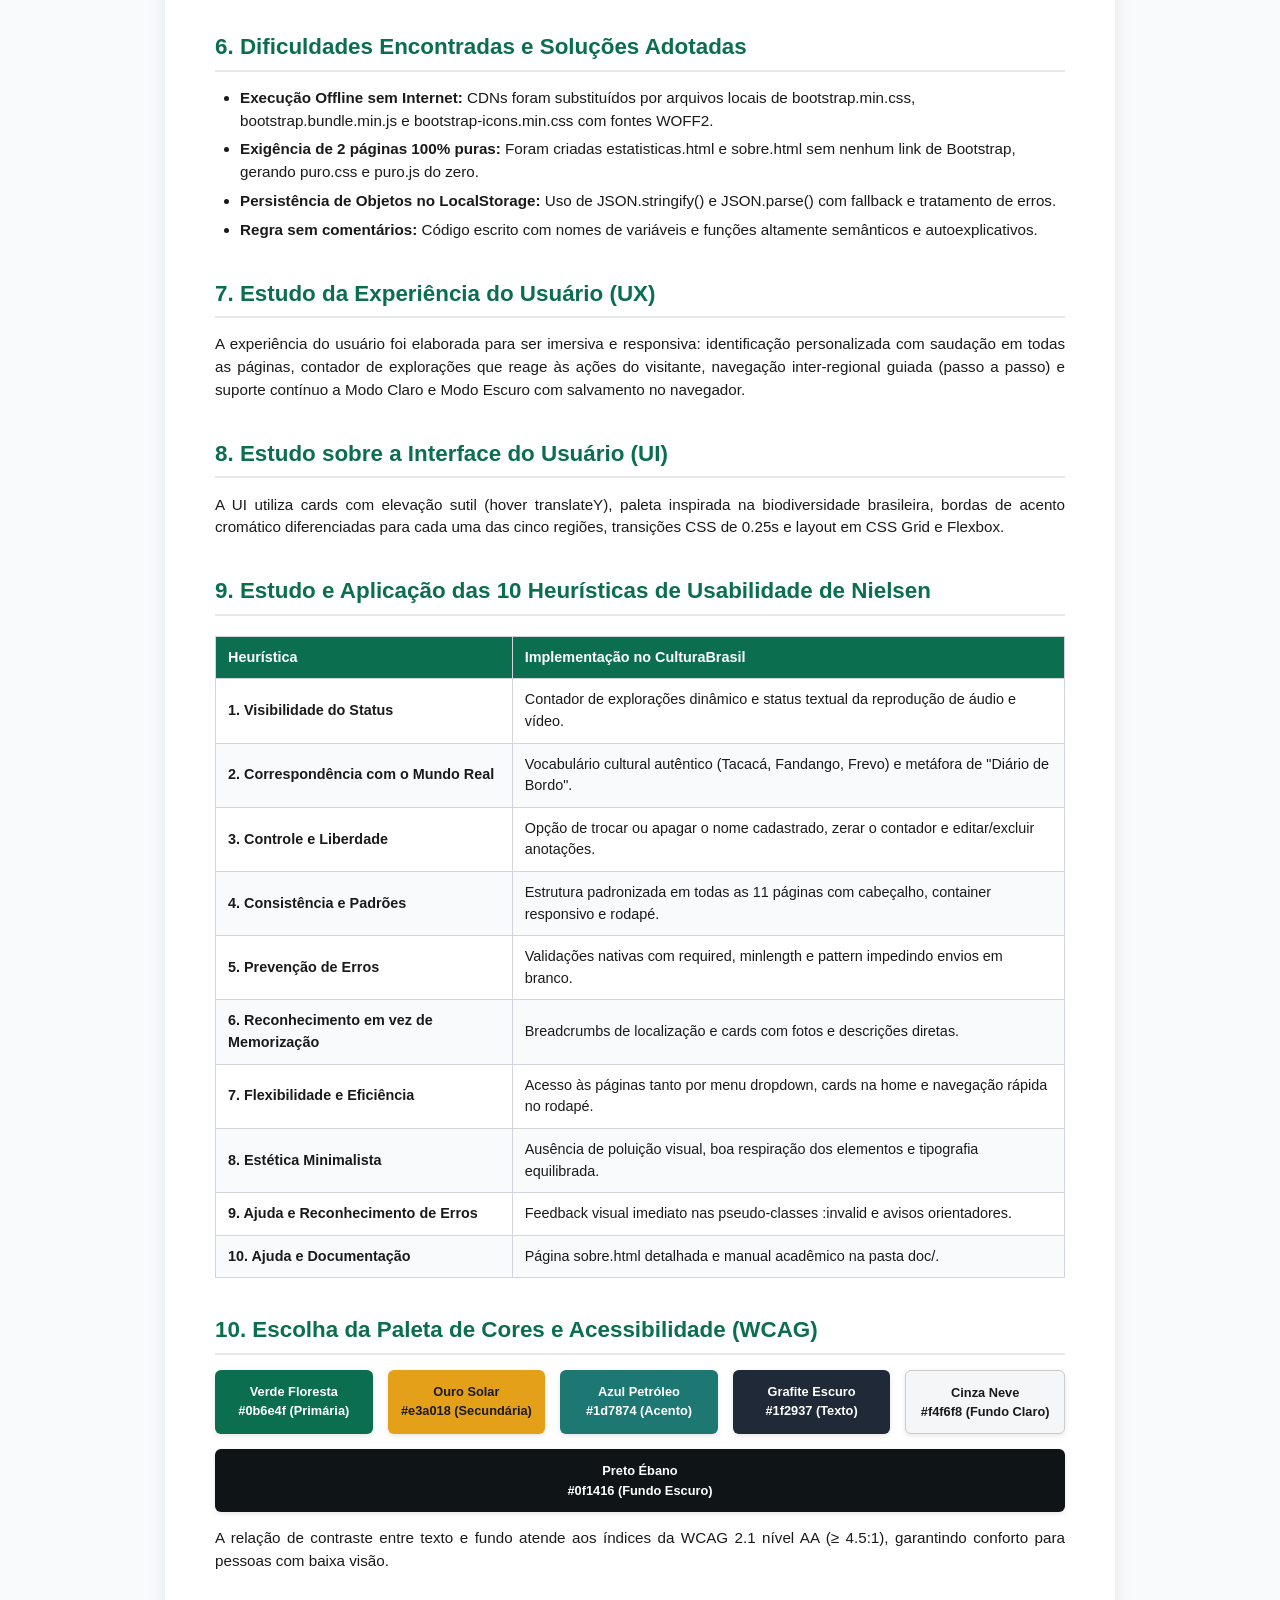
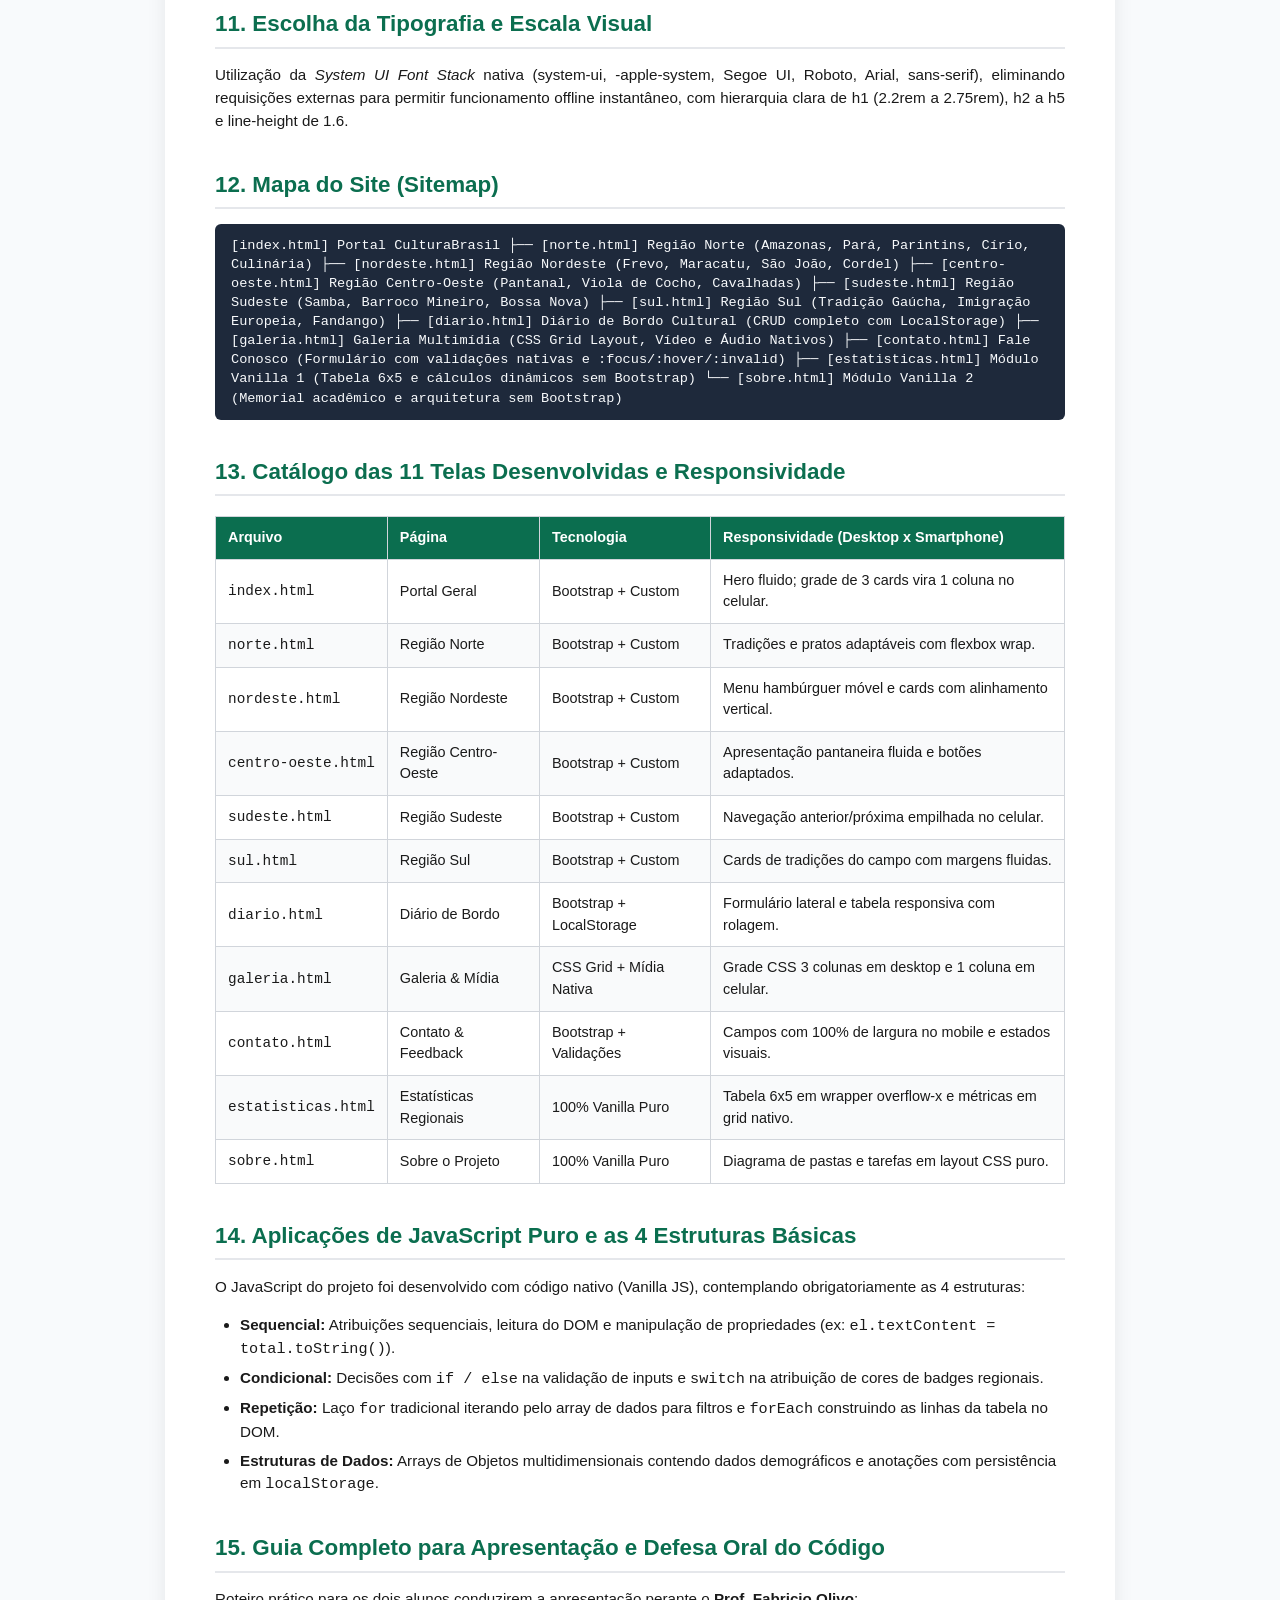
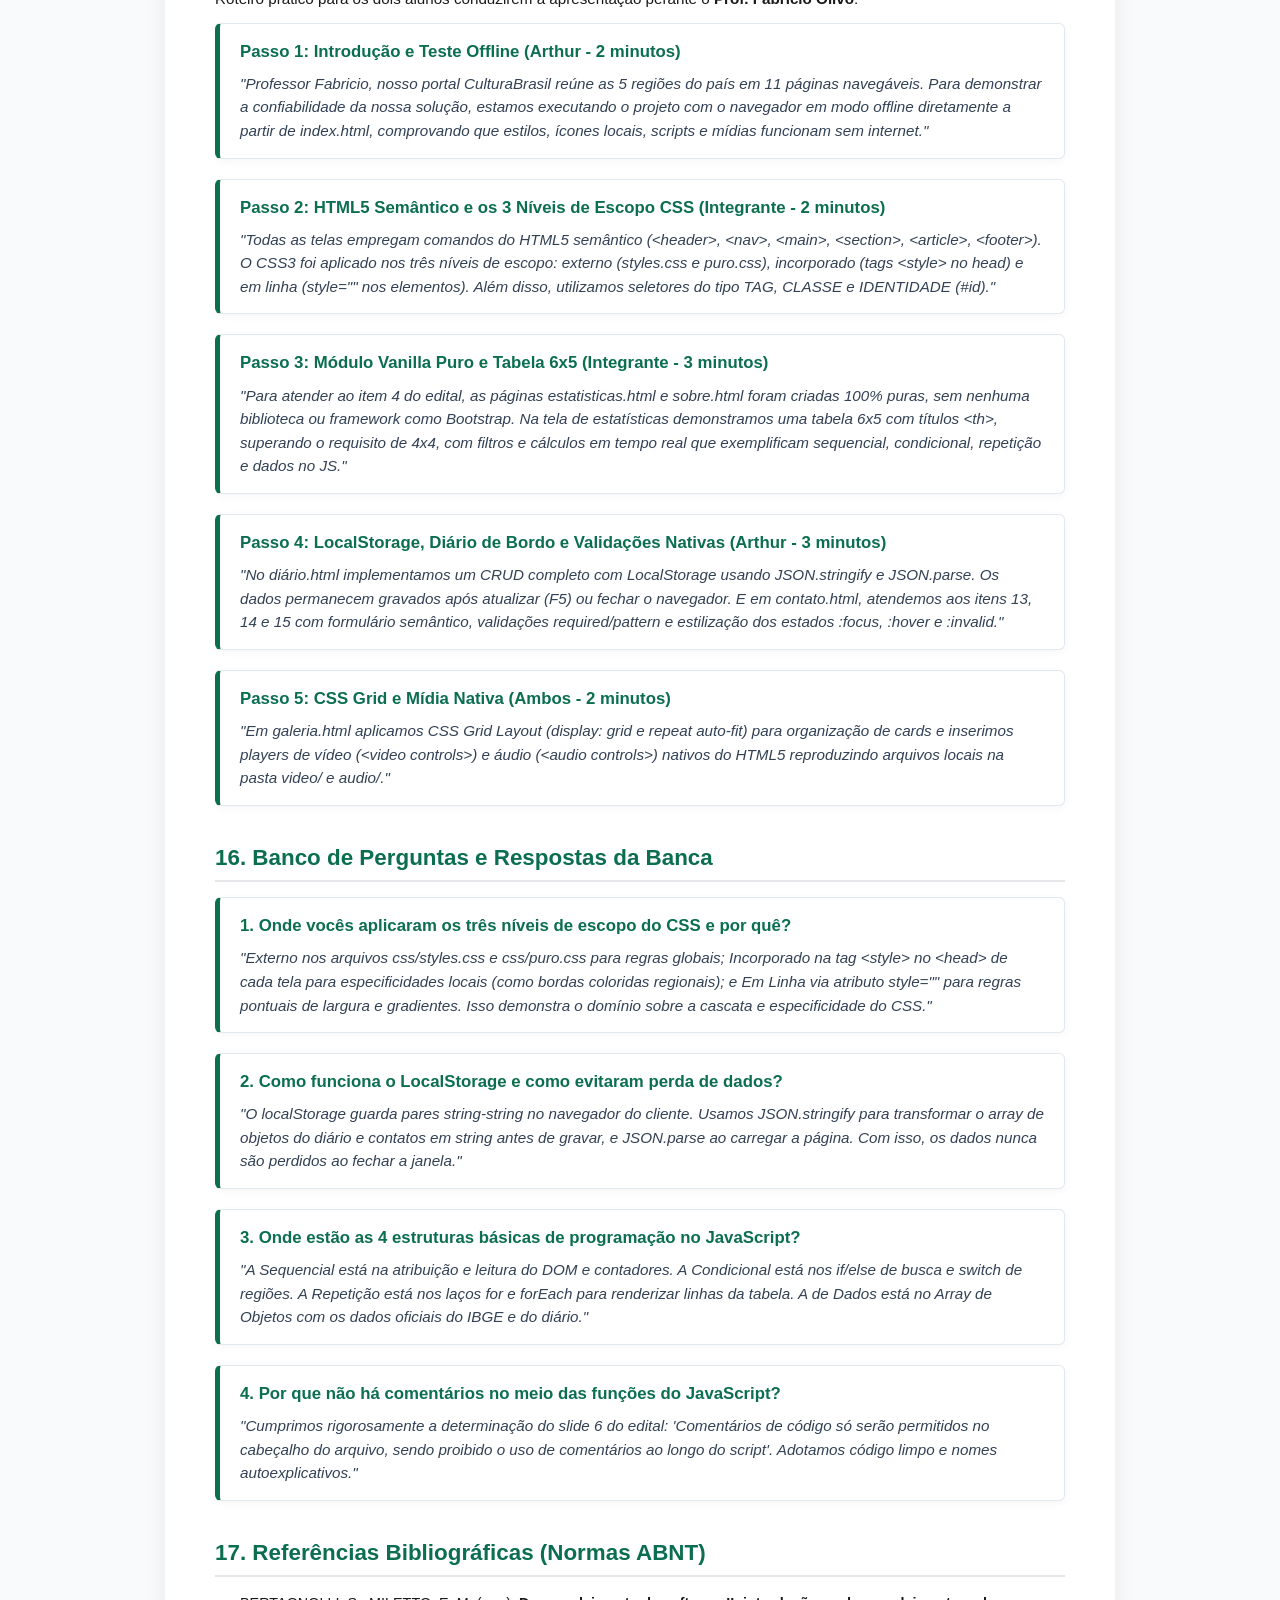
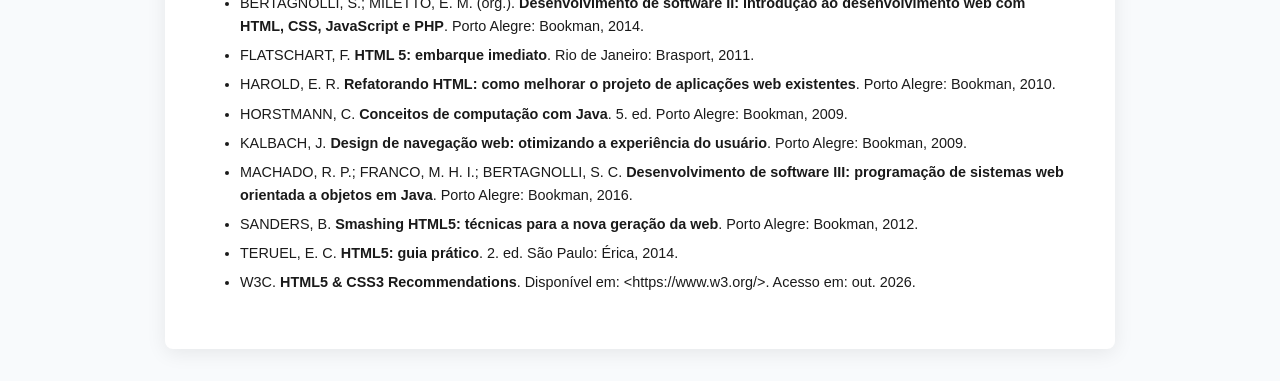
<file: 11-Arthur-js/doc/documentacao_e_defesa.html>
﻿<!DOCTYPE html>
<html lang="pt-BR">
<head>
    <meta charset="UTF-8">
    <meta name="viewport" content="width=device-width, initial-scale=1.0">
    <title>Documentação Acadêmica e Roteiro de Defesa de Código | CulturaBrasil</title>
    <style>
        @page { size: A4; margin: 20mm; }
        body { font-family: "Segoe UI", Arial, sans-serif; color: #1a1a1a; line-height: 1.5; background-color: #f8fafc; margin: 0; padding: 0; }
        .document-wrapper { max-width: 850px; margin: 20px auto; background: #ffffff; padding: 40px 50px; box-shadow: 0 4px 20px rgba(0,0,0,0.08); border-radius: 8px; }
        @media print {
            body { background: #ffffff; }
            .document-wrapper { box-shadow: none; padding: 0; margin: 0; max-width: 100%; }
            .page-break { page-break-before: always; }
            .no-print { display: none; }
        }
        .cover-page { min-height: 900px; display: flex; flex-direction: column; justify-content: space-between; text-align: center; padding: 40px 0; }
        .cover-institution { font-size: 1.25rem; font-weight: 700; text-transform: uppercase; letter-spacing: 0.05em; color: #0b6e4f; border-bottom: 2px solid #0b6e4f; padding-bottom: 15px; }
        .cover-title-box { margin: 80px 0; }
        .cover-title { font-size: 2.2rem; font-weight: 800; color: #111827; margin-bottom: 10px; line-height: 1.2; }
        .cover-subtitle { font-size: 1.2rem; color: #4b5563; font-weight: 400; }
        .cover-meta { text-align: right; max-width: 400px; margin-left: auto; margin-bottom: 50px; font-size: 0.95rem; color: #374151; line-height: 1.6; background: #f3f4f6; padding: 15px 20px; border-left: 4px solid #0b6e4f; border-radius: 4px; }
        .cover-footer { font-size: 0.95rem; color: #4b5563; font-weight: 600; border-top: 1px solid #e5e7eb; padding-top: 15px; }
        h1, h2, h3, h4 { color: #0b6e4f; font-weight: 700; }
        h2 { font-size: 1.4rem; border-bottom: 2px solid #e5e7eb; padding-bottom: 6px; margin-top: 35px; margin-bottom: 15px; }
        h3 { font-size: 1.15rem; margin-top: 25px; margin-bottom: 10px; color: #1f2937; }
        p { font-size: 0.95rem; text-align: justify; margin-bottom: 12px; }
        ul, ol { font-size: 0.95rem; margin-bottom: 15px; padding-left: 25px; }
        li { margin-bottom: 6px; }
        table { width: 100%; border-collapse: collapse; margin: 20px 0; font-size: 0.9rem; }
        th, td { border: 1px solid #d1d5db; padding: 10px 12px; text-align: left; }
        th { background-color: #0b6e4f; color: #ffffff; font-weight: 600; }
        tr:nth-child(even) td { background-color: #f9fafb; }
        .color-palette-box { display: flex; gap: 15px; margin: 15px 0; flex-wrap: wrap; }
        .color-swatch { flex: 1 1 120px; padding: 12px; border-radius: 6px; color: #ffffff; font-size: 0.8rem; font-weight: bold; text-align: center; box-shadow: 0 2px 5px rgba(0,0,0,0.1); }
        .code-block { background: #1e293b; color: #f8fafc; padding: 12px 16px; border-radius: 6px; font-family: Consolas, monospace; font-size: 0.85rem; overflow-x: auto; margin: 12px 0; line-height: 1.4; }
        .alert-box { background: #ecfdf5; border-left: 4px solid #10b981; padding: 12px 18px; margin: 15px 0; border-radius: 0 6px 6px 0; font-size: 0.92rem; }
        .defense-card { background: #ffffff; border: 1px solid #e2e8f0; border-left: 5px solid #0b6e4f; border-radius: 6px; padding: 15px 20px; margin-bottom: 20px; box-shadow: 0 2px 8px rgba(0,0,0,0.04); }
        .defense-question { font-size: 1.05rem; font-weight: 700; color: #0b6e4f; margin-bottom: 8px; }
        .defense-answer { font-size: 0.95rem; color: #334155; line-height: 1.55; }
        .print-btn-float { position: fixed; bottom: 25px; right: 25px; background: #0b6e4f; color: #ffffff; padding: 12px 20px; border-radius: 30px; box-shadow: 0 4px 15px rgba(0,0,0,0.25); font-weight: bold; cursor: pointer; border: none; font-size: 1rem; z-index: 9999; }
    </style>
</head>
<body>
    <button class="print-btn-float no-print" onclick="window.print()">🖨️ Salvar como PDF / Imprimir</button>
    <div class="document-wrapper">
        <div class="cover-page">
            <div class="cover-institution">Universidade Positivo &bull; Escola Politécnica<br>Desenvolvimento Front-End para Web (DFEW.08)</div>
            <div class="cover-title-box">
                <div class="cover-title">CULTURABRASIL</div>
                <div class="cover-subtitle">Portal Interativo de Tradições, Turismo e Diversidade Cultural das 5 Regiões do Brasil</div>
                <div style="margin-top: 15px; font-weight: 600; color: #0b6e4f; font-size: 1.05rem;">DOCUMENTAÇÃO DE PROJETO E GUIA DE DEFESA DO CÓDIGO</div>
            </div>
            <div class="cover-meta">
                <strong>Equipe:</strong> Arthur e Integrante (2 Alunos)<br><br>
                <strong>Professor Orientador:</strong> Prof. Fabricio Olivo<br><br>
                <strong>Especificação:</strong> 11 páginas navegáveis, Bootstrap 5, Módulo Vanilla Puro, LocalStorage, Mídia Nativa e 100% Offline.
            </div>
            <div class="cover-footer">Curitiba - PR &bull; 2026</div>
        </div>
        <div class="page-break"></div>
        <h2>Sumário Geral do Projeto</h2>
        <ol style="line-height: 1.8; font-size: 0.95rem;">
            <li><strong>1. Tema Escolhido e Objetivos Centrais</strong></li>
            <li><strong>2. Metodologia e Ferramentas de Suporte Utilizadas</strong></li>
            <li><strong>3. Linguagens e Tecnologias Empregadas</strong></li>
            <li><strong>4. Sites de Referência e Inspiração</strong></li>
            <li><strong>5. Divisão de Tarefas entre os Integrantes</strong></li>
            <li><strong>6. Dificuldades Encontradas e Soluções Técnicas Adotadas</strong></li>
            <li><strong>7. Estudo da Experiência do Usuário (UX)</strong></li>
            <li><strong>8. Estudo sobre a Interface do Usuário (UI)</strong></li>
            <li><strong>9. Estudo e Aplicação das 10 Heurísticas de Usabilidade de Nielsen</strong></li>
            <li><strong>10. Escolha da Paleta de Cores e Acessibilidade (WCAG)</strong></li>
            <li><strong>11. Escolha da Tipografia e Escala Visual</strong></li>
            <li><strong>12. Mapa do Site (Sitemap) e Arquitetura de Informação</strong></li>
            <li><strong>13. Catálogo das 11 Telas Desenvolvidas (Desktop vs Mobile)</strong></li>
            <li><strong>14. Aplicações de JavaScript Puro e as 4 Estruturas Básicas de Programação</strong></li>
            <li><strong>15. Guia Completo para Apresentação e Defesa Oral do Código</strong></li>
            <li><strong>16. Banco de Perguntas e Respostas da Banca Examinadora</strong></li>
            <li><strong>17. Referências Bibliográficas (Normas ABNT)</strong></li>
        </ol>

        <h2>1. Tema Escolhido e Objetivos Centrais</h2>
        <p>O projeto <strong>CulturaBrasil</strong> aborda a <em>"Valorização das Tradições Populares, Patrimônios Históricos e Turismo Cultural nas Cinco Grandes Regiões do Brasil"</em> (Norte, Nordeste, Centro-Oeste, Sudeste e Sul).</p>
        <p>O objetivo é fornecer uma plataforma acessível, responsiva e dinâmica onde o visitante explore as regiões, personalize sua visita com nome salvo no navegador, registre suas memórias no Diário Cultural com persistência em <strong>LocalStorage</strong> e consuma mídias com players nativos de vídeo e áudio.</p>
        <div class="alert-box"><strong>Requisito Crucial Offline:</strong> O portal funciona <strong>100% offline a partir de index.html</strong>, com bibliotecas, ícones, fontes e mídias salvos localmente.</div>

        <h2>2. Metodologia e Ferramentas de Suporte Utilizadas</h2>
        <ul>
            <li><strong>VS Code:</strong> Editor de código utilizado para estruturação e formatação limpa sem comentários no script (<a href="https://code.visualstudio.com/" target="_blank">VS Code</a>).</li>
            <li><strong>DevTools (Chrome/Edge):</strong> Inspeção do DOM, validação de responsividade nos breakpoints de Smartphone e Desktop, e testes da chave LocalStorage.</li>
            <li><strong>W3C Validators:</strong> Checagem de conformidade semântica HTML5 e regras CSS3 (<a href="https://validator.w3.org/" target="_blank">W3C Validator</a>).</li>
            <li><strong>Git e GitHub:</strong> Controle de versão e publicação pública (<a href="https://github.com/" target="_blank">GitHub</a>).</li>
        </ul>

        <h2>3. Linguagens e Tecnologias Empregadas</h2>
        <table>
            <thead><tr><th>Tecnologia</th><th>Versão</th><th>Aplicação no Projeto</th></tr></thead>
            <tbody>
                <tr><td><strong>HTML5 Semântico</strong></td><td>W3C</td><td>Tags estruturais: &lt;header&gt;, &lt;nav&gt;, &lt;main&gt;, &lt;section&gt;, &lt;article&gt;, &lt;aside&gt;, &lt;footer&gt;, &lt;figure&gt;.</td></tr>
                <tr><td><strong>CSS3 Avançado</strong></td><td>Nível 3</td><td>Seletores TAG, CLASSE e ID nos 3 escopos (externo, incorporado e em linha), CSS Grid, Flexbox, Dark Mode e variáveis :root.</td></tr>
                <tr><td><strong>JavaScript Vanilla</strong></td><td>ES6+</td><td>Manipulação dinâmica do DOM sem bibliotecas, validações, cálculos de indicadores e CRUD em localStorage.</td></tr>
                <tr><td><strong>Bootstrap</strong></td><td>v5.3.3 Local</td><td>Classes utilitárias de grid, cards, botões e alertas armazenadas na pasta css/ e js/ para funcionamento offline.</td></tr>
                <tr><td><strong>Bootstrap Icons</strong></td><td>v1.11.3 Local</td><td>Ícones vetoriais com fontes WOFF2 embutidas localmente em css/fonts/.</td></tr>
            </tbody>
        </table>

        <h2>4. Sites de Referência e Inspiração</h2>
        <ul>
            <li><strong>IPHAN:</strong> Consulta histórica sobre o Boi de Parintins, Viola de Cocho, Frevo e Carimbó (<a href="http://portal.iphan.gov.br/" target="_blank">portal.iphan.gov.br</a>).</li>
            <li><strong>Ministério do Turismo:</strong> Roteiros de ecoturismo e gastronomia (<a href="https://www.gov.br/turismo/pt-br" target="_blank">gov.br/turismo</a>).</li>
            <li><strong>IBGE Educa:</strong> Dados oficiais sobre população, biomas e área territorial (<a href="https://educa.ibge.gov.br/" target="_blank">educa.ibge.gov.br</a>).</li>
            <li><strong>MDN Web Docs:</strong> API de LocalStorage, seletores DOM e mídia nativa (<a href="https://developer.mozilla.org/pt-BR/" target="_blank">developer.mozilla.org</a>).</li>
        </ul>

        <h2>5. Divisão de Tarefas entre os Integrantes (2 Alunos)</h2>
        <table>
            <thead><tr><th>Aluno</th><th>Responsabilidades e Entregas</th></tr></thead>
            <tbody>
                <tr><td><strong>Arthur</strong></td><td>Estrutura de diretórios raiz, páginas index.html, norte.html, nordeste.html, centro-oeste.html, sudeste.html, sul.html, lógica de LocalStorage no script.js, integração de áudio/vídeo e empacotamento offline do Bootstrap.</td></tr>
                <tr><td><strong>Integrante da Equipe</strong></td><td>Módulo Vanilla Puro sem bibliotecas (estatisticas.html e sobre.html com puro.css e puro.js), tabela 6x5, formulário com validações nativas em contato.html, estudos de UX/UI, Heurísticas de Nielsen e documentação acadêmica.</td></tr>
            </tbody>
        </table>

        <h2>6. Dificuldades Encontradas e Soluções Adotadas</h2>
        <ul>
            <li><strong>Execução Offline sem Internet:</strong> CDNs foram substituídos por arquivos locais de bootstrap.min.css, bootstrap.bundle.min.js e bootstrap-icons.min.css com fontes WOFF2.</li>
            <li><strong>Exigência de 2 páginas 100% puras:</strong> Foram criadas estatisticas.html e sobre.html sem nenhum link de Bootstrap, gerando puro.css e puro.js do zero.</li>
            <li><strong>Persistência de Objetos no LocalStorage:</strong> Uso de JSON.stringify() e JSON.parse() com fallback e tratamento de erros.</li>
            <li><strong>Regra sem comentários:</strong> Código escrito com nomes de variáveis e funções altamente semânticos e autoexplicativos.</li>
        </ul>
        <div class="page-break"></div>
        <h2>7. Estudo da Experiência do Usuário (UX)</h2>
        <p>A experiência do usuário foi elaborada para ser imersiva e responsiva: identificação personalizada com saudação em todas as páginas, contador de explorações que reage às ações do visitante, navegação inter-regional guiada (passo a passo) e suporte contínuo a Modo Claro e Modo Escuro com salvamento no navegador.</p>

        <h2>8. Estudo sobre a Interface do Usuário (UI)</h2>
        <p>A UI utiliza cards com elevação sutil (hover translateY), paleta inspirada na biodiversidade brasileira, bordas de acento cromático diferenciadas para cada uma das cinco regiões, transições CSS de 0.25s e layout em CSS Grid e Flexbox.</p>

        <h2>9. Estudo e Aplicação das 10 Heurísticas de Usabilidade de Nielsen</h2>
        <table>
            <thead><tr><th>Heurística</th><th>Implementação no CulturaBrasil</th></tr></thead>
            <tbody>
                <tr><td><strong>1. Visibilidade do Status</strong></td><td>Contador de explorações dinâmico e status textual da reprodução de áudio e vídeo.</td></tr>
                <tr><td><strong>2. Correspondência com o Mundo Real</strong></td><td>Vocabulário cultural autêntico (Tacacá, Fandango, Frevo) e metáfora de "Diário de Bordo".</td></tr>
                <tr><td><strong>3. Controle e Liberdade</strong></td><td>Opção de trocar ou apagar o nome cadastrado, zerar o contador e editar/excluir anotações.</td></tr>
                <tr><td><strong>4. Consistência e Padrões</strong></td><td>Estrutura padronizada em todas as 11 páginas com cabeçalho, container responsivo e rodapé.</td></tr>
                <tr><td><strong>5. Prevenção de Erros</strong></td><td>Validações nativas com required, minlength e pattern impedindo envios em branco.</td></tr>
                <tr><td><strong>6. Reconhecimento em vez de Memorização</strong></td><td>Breadcrumbs de localização e cards com fotos e descrições diretas.</td></tr>
                <tr><td><strong>7. Flexibilidade e Eficiência</strong></td><td>Acesso às páginas tanto por menu dropdown, cards na home e navegação rápida no rodapé.</td></tr>
                <tr><td><strong>8. Estética Minimalista</strong></td><td>Ausência de poluição visual, boa respiração dos elementos e tipografia equilibrada.</td></tr>
                <tr><td><strong>9. Ajuda e Reconhecimento de Erros</strong></td><td>Feedback visual imediato nas pseudo-classes :invalid e avisos orientadores.</td></tr>
                <tr><td><strong>10. Ajuda e Documentação</strong></td><td>Página sobre.html detalhada e manual acadêmico na pasta doc/.</td></tr>
            </tbody>
        </table>

        <h2>10. Escolha da Paleta de Cores e Acessibilidade (WCAG)</h2>
        <div class="color-palette-box">
            <div class="color-swatch" style="background-color: #0b6e4f;">Verde Floresta<br>#0b6e4f (Primária)</div>
            <div class="color-swatch" style="background-color: #e3a018; color: #1a1a1a;">Ouro Solar<br>#e3a018 (Secundária)</div>
            <div class="color-swatch" style="background-color: #1d7874;">Azul Petróleo<br>#1d7874 (Acento)</div>
            <div class="color-swatch" style="background-color: #1f2937;">Grafite Escuro<br>#1f2937 (Texto)</div>
            <div class="color-swatch" style="background-color: #f4f6f8; color: #1a1a1a; border: 1px solid #ccc;">Cinza Neve<br>#f4f6f8 (Fundo Claro)</div>
            <div class="color-swatch" style="background-color: #0f1416;">Preto Ébano<br>#0f1416 (Fundo Escuro)</div>
        </div>
        <p>A relação de contraste entre texto e fundo atende aos índices da WCAG 2.1 nível AA (&ge; 4.5:1), garantindo conforto para pessoas com baixa visão.</p>

        <h2>11. Escolha da Tipografia e Escala Visual</h2>
        <p>Utilização da <em>System UI Font Stack</em> nativa (system-ui, -apple-system, Segoe UI, Roboto, Arial, sans-serif), eliminando requisições externas para permitir funcionamento offline instantâneo, com hierarquia clara de h1 (2.2rem a 2.75rem), h2 a h5 e line-height de 1.6.</p>

        <h2>12. Mapa do Site (Sitemap)</h2>
        <div class="code-block">
[index.html] Portal CulturaBrasil
 ├── [norte.html] Região Norte (Amazonas, Pará, Parintins, Círio, Culinária)
 ├── [nordeste.html] Região Nordeste (Frevo, Maracatu, São João, Cordel)
 ├── [centro-oeste.html] Região Centro-Oeste (Pantanal, Viola de Cocho, Cavalhadas)
 ├── [sudeste.html] Região Sudeste (Samba, Barroco Mineiro, Bossa Nova)
 ├── [sul.html] Região Sul (Tradição Gaúcha, Imigração Europeia, Fandango)
 ├── [diario.html] Diário de Bordo Cultural (CRUD completo com LocalStorage)
 ├── [galeria.html] Galeria Multimídia (CSS Grid Layout, Vídeo e Áudio Nativos)
 ├── [contato.html] Fale Conosco (Formulário com validações nativas e :focus/:hover/:invalid)
 ├── [estatisticas.html] Módulo Vanilla 1 (Tabela 6x5 e cálculos dinâmicos sem Bootstrap)
 └── [sobre.html] Módulo Vanilla 2 (Memorial acadêmico e arquitetura sem Bootstrap)
        </div>

        <h2>13. Catálogo das 11 Telas Desenvolvidas e Responsividade</h2>
        <table>
            <thead><tr><th>Arquivo</th><th>Página</th><th>Tecnologia</th><th>Responsividade (Desktop x Smartphone)</th></tr></thead>
            <tbody>
                <tr><td><code>index.html</code></td><td>Portal Geral</td><td>Bootstrap + Custom</td><td>Hero fluido; grade de 3 cards vira 1 coluna no celular.</td></tr>
                <tr><td><code>norte.html</code></td><td>Região Norte</td><td>Bootstrap + Custom</td><td>Tradições e pratos adaptáveis com flexbox wrap.</td></tr>
                <tr><td><code>nordeste.html</code></td><td>Região Nordeste</td><td>Bootstrap + Custom</td><td>Menu hambúrguer móvel e cards com alinhamento vertical.</td></tr>
                <tr><td><code>centro-oeste.html</code></td><td>Região Centro-Oeste</td><td>Bootstrap + Custom</td><td>Apresentação pantaneira fluida e botões adaptados.</td></tr>
                <tr><td><code>sudeste.html</code></td><td>Região Sudeste</td><td>Bootstrap + Custom</td><td>Navegação anterior/próxima empilhada no celular.</td></tr>
                <tr><td><code>sul.html</code></td><td>Região Sul</td><td>Bootstrap + Custom</td><td>Cards de tradições do campo com margens fluidas.</td></tr>
                <tr><td><code>diario.html</code></td><td>Diário de Bordo</td><td>Bootstrap + LocalStorage</td><td>Formulário lateral e tabela responsiva com rolagem.</td></tr>
                <tr><td><code>galeria.html</code></td><td>Galeria & Mídia</td><td>CSS Grid + Mídia Nativa</td><td>Grade CSS 3 colunas em desktop e 1 coluna em celular.</td></tr>
                <tr><td><code>contato.html</code></td><td>Contato & Feedback</td><td>Bootstrap + Validações</td><td>Campos com 100% de largura no mobile e estados visuais.</td></tr>
                <tr><td><code>estatisticas.html</code></td><td>Estatísticas Regionais</td><td>100% Vanilla Puro</td><td>Tabela 6x5 em wrapper overflow-x e métricas em grid nativo.</td></tr>
                <tr><td><code>sobre.html</code></td><td>Sobre o Projeto</td><td>100% Vanilla Puro</td><td>Diagrama de pastas e tarefas em layout CSS puro.</td></tr>
            </tbody>
        </table>
        <div class="page-break"></div>
        <h2>14. Aplicações de JavaScript Puro e as 4 Estruturas Básicas</h2>
        <p>O JavaScript do projeto foi desenvolvido com código nativo (Vanilla JS), contemplando obrigatoriamente as 4 estruturas:</p>
        <ul>
            <li><strong>Sequencial:</strong> Atribuições sequenciais, leitura do DOM e manipulação de propriedades (ex: <code>el.textContent = total.toString()</code>).</li>
            <li><strong>Condicional:</strong> Decisões com <code>if / else</code> na validação de inputs e <code>switch</code> na atribuição de cores de badges regionais.</li>
            <li><strong>Repetição:</strong> Laço <code>for</code> tradicional iterando pelo array de dados para filtros e <code>forEach</code> construindo as linhas da tabela no DOM.</li>
            <li><strong>Estruturas de Dados:</strong> Arrays de Objetos multidimensionais contendo dados demográficos e anotações com persistência em <code>localStorage</code>.</li>
        </ul>

        <h2>15. Guia Completo para Apresentação e Defesa Oral do Código</h2>
        <p>Roteiro prático para os dois alunos conduzirem a apresentação perante o <strong>Prof. Fabricio Olivo</strong>:</p>

        <div class="defense-card">
            <div class="defense-question">Passo 1: Introdução e Teste Offline (Arthur - 2 minutos)</div>
            <div class="defense-answer">
                <em>"Professor Fabricio, nosso portal CulturaBrasil reúne as 5 regiões do país em 11 páginas navegáveis. Para demonstrar a confiabilidade da nossa solução, estamos executando o projeto com o navegador em modo offline diretamente a partir de index.html, comprovando que estilos, ícones locais, scripts e mídias funcionam sem internet."</em>
            </div>
        </div>

        <div class="defense-card">
            <div class="defense-question">Passo 2: HTML5 Semântico e os 3 Níveis de Escopo CSS (Integrante - 2 minutos)</div>
            <div class="defense-answer">
                <em>"Todas as telas empregam comandos do HTML5 semântico (&lt;header&gt;, &lt;nav&gt;, &lt;main&gt;, &lt;section&gt;, &lt;article&gt;, &lt;footer&gt;). O CSS3 foi aplicado nos três níveis de escopo: externo (styles.css e puro.css), incorporado (tags &lt;style&gt; no head) e em linha (style="" nos elementos). Além disso, utilizamos seletores do tipo TAG, CLASSE e IDENTIDADE (#id)."</em>
            </div>
        </div>

        <div class="defense-card">
            <div class="defense-question">Passo 3: Módulo Vanilla Puro e Tabela 6x5 (Integrante - 3 minutos)</div>
            <div class="defense-answer">
                <em>"Para atender ao item 4 do edital, as páginas estatisticas.html e sobre.html foram criadas 100% puras, sem nenhuma biblioteca ou framework como Bootstrap. Na tela de estatísticas demonstramos uma tabela 6x5 com títulos &lt;th&gt;, superando o requisito de 4x4, com filtros e cálculos em tempo real que exemplificam sequencial, condicional, repetição e dados no JS."</em>
            </div>
        </div>

        <div class="defense-card">
            <div class="defense-question">Passo 4: LocalStorage, Diário de Bordo e Validações Nativas (Arthur - 3 minutos)</div>
            <div class="defense-answer">
                <em>"No diário.html implementamos um CRUD completo com LocalStorage usando JSON.stringify e JSON.parse. Os dados permanecem gravados após atualizar (F5) ou fechar o navegador. E em contato.html, atendemos aos itens 13, 14 e 15 com formulário semântico, validações required/pattern e estilização dos estados :focus, :hover e :invalid."</em>
            </div>
        </div>

        <div class="defense-card">
            <div class="defense-question">Passo 5: CSS Grid e Mídia Nativa (Ambos - 2 minutos)</div>
            <div class="defense-answer">
                <em>"Em galeria.html aplicamos CSS Grid Layout (display: grid e repeat auto-fit) para organização de cards e inserimos players de vídeo (&lt;video controls&gt;) e áudio (&lt;audio controls&gt;) nativos do HTML5 reproduzindo arquivos locais na pasta video/ e audio/."</em>
            </div>
        </div>

        <div class="page-break"></div>

        <h2>16. Banco de Perguntas e Respostas da Banca</h2>

        <div class="defense-card">
            <div class="defense-question">1. Onde vocês aplicaram os três níveis de escopo do CSS e por quê?</div>
            <div class="defense-answer">
                <em>"Externo nos arquivos css/styles.css e css/puro.css para regras globais; Incorporado na tag &lt;style&gt; no &lt;head&gt; de cada tela para especificidades locais (como bordas coloridas regionais); e Em Linha via atributo style="" para regras pontuais de largura e gradientes. Isso demonstra o domínio sobre a cascata e especificidade do CSS."</em>
            </div>
        </div>

        <div class="defense-card">
            <div class="defense-question">2. Como funciona o LocalStorage e como evitaram perda de dados?</div>
            <div class="defense-answer">
                <em>"O localStorage guarda pares string-string no navegador do cliente. Usamos JSON.stringify para transformar o array de objetos do diário e contatos em string antes de gravar, e JSON.parse ao carregar a página. Com isso, os dados nunca são perdidos ao fechar a janela."</em>
            </div>
        </div>

        <div class="defense-card">
            <div class="defense-question">3. Onde estão as 4 estruturas básicas de programação no JavaScript?</div>
            <div class="defense-answer">
                <em>"A Sequencial está na atribuição e leitura do DOM e contadores. A Condicional está nos if/else de busca e switch de regiões. A Repetição está nos laços for e forEach para renderizar linhas da tabela. A de Dados está no Array de Objetos com os dados oficiais do IBGE e do diário."</em>
            </div>
        </div>

        <div class="defense-card">
            <div class="defense-question">4. Por que não há comentários no meio das funções do JavaScript?</div>
            <div class="defense-answer">
                <em>"Cumprimos rigorosamente a determinação do slide 6 do edital: 'Comentários de código só serão permitidos no cabeçalho do arquivo, sendo proibido o uso de comentários ao longo do script'. Adotamos código limpo e nomes autoexplicativos."</em>
            </div>
        </div>

        <h2>17. Referências Bibliográficas (Normas ABNT)</h2>
        <ul style="font-size: 0.9rem; line-height: 1.6;">
            <li>BERTAGNOLLI, S.; MILETTO, E. M. (org.). <strong>Desenvolvimento de software II: introdução ao desenvolvimento web com HTML, CSS, JavaScript e PHP</strong>. Porto Alegre: Bookman, 2014.</li>
            <li>FLATSCHART, F. <strong>HTML 5: embarque imediato</strong>. Rio de Janeiro: Brasport, 2011.</li>
            <li>HAROLD, E. R. <strong>Refatorando HTML: como melhorar o projeto de aplicações web existentes</strong>. Porto Alegre: Bookman, 2010.</li>
            <li>HORSTMANN, C. <strong>Conceitos de computação com Java</strong>. 5. ed. Porto Alegre: Bookman, 2009.</li>
            <li>KALBACH, J. <strong>Design de navegação web: otimizando a experiência do usuário</strong>. Porto Alegre: Bookman, 2009.</li>
            <li>MACHADO, R. P.; FRANCO, M. H. I.; BERTAGNOLLI, S. C. <strong>Desenvolvimento de software III: programação de sistemas web orientada a objetos em Java</strong>. Porto Alegre: Bookman, 2016.</li>
            <li>SANDERS, B. <strong>Smashing HTML5: técnicas para a nova geração da web</strong>. Porto Alegre: Bookman, 2012.</li>
            <li>TERUEL, E. C. <strong>HTML5: guia prático</strong>. 2. ed. São Paulo: Érica, 2014.</li>
            <li>W3C. <strong>HTML5 & CSS3 Recommendations</strong>. Disponível em: &lt;https://www.w3.org/&gt;. Acesso em: out. 2026.</li>
        </ul>
    </div>
</body>
</html>
</file>
<file: 11-Arthur-js/css/styles.css>
:root {
    --primary-color: #0b6e4f;
    --primary-hover: #08523b;
    --secondary-color: #e3a018;
    --accent-blue: #1d7874;
    --bg-light: #f4f6f8;
    --text-dark: #1f2937;
    --card-bg-light: #ffffff;
    --card-border-light: rgba(0, 0, 0, 0.08);
    --shadow-sm: 0 2px 8px rgba(0, 0, 0, 0.06);
    --shadow-md: 0 6px 16px rgba(0, 0, 0, 0.08);
    --shadow-lg: 0 12px 28px rgba(0, 0, 0, 0.12);
    --transition-base: all 0.25s ease-in-out;
}

[data-theme="dark"] {
    --bg-light: #0f1416;
    --text-dark: #e5e7eb;
    --card-bg-light: #182023;
    --card-border-light: rgba(255, 255, 255, 0.08);
    --shadow-sm: 0 2px 8px rgba(0, 0, 0, 0.3);
    --shadow-md: 0 6px 16px rgba(0, 0, 0, 0.4);
    --shadow-lg: 0 12px 28px rgba(0, 0, 0, 0.5);
}

body {
    background-color: var(--bg-light);
    color: var(--text-dark);
    min-height: 100vh;
    display: flex;
    flex-direction: column;
    font-family: system-ui, -apple-system, "Segoe UI", Roboto, "Helvetica Neue", Arial, sans-serif;
    transition: background-color 0.3s ease, color 0.3s ease;
}

main {
    flex: 1 0 auto;
}

footer {
    margin-top: auto;
    background-color: #0d1315 !important;
    color: #9ca3af !important;
    border-top: 1px solid rgba(255, 255, 255, 0.08);
}

footer a {
    color: #cbd5e1;
    text-decoration: none;
    transition: var(--transition-base);
}

footer a:hover {
    color: var(--secondary-color);
    text-decoration: underline;
}

.navbar {
    background: rgba(255, 255, 255, 0.95);
    backdrop-filter: blur(10px);
    border-bottom: 1px solid var(--card-border-light);
    transition: var(--transition-base);
}

[data-theme="dark"] .navbar {
    background: rgba(20, 26, 30, 0.95) !important;
    border-bottom-color: rgba(255, 255, 255, 0.08);
}

.navbar-brand {
    font-size: 1.25rem;
    color: var(--primary-color) !important;
    display: flex;
    align-items: center;
    gap: 0.5rem;
}

.nav-link {
    color: var(--text-dark);
    font-weight: 500;
    padding: 0.5rem 0.85rem !important;
    border-radius: 0.375rem;
    transition: var(--transition-base);
}

.nav-link:hover {
    color: var(--primary-color) !important;
    background-color: rgba(11, 110, 79, 0.08);
    transform: translateY(-1px);
}

.nav-link.active {
    color: var(--primary-color) !important;
    font-weight: 700;
}

.dropdown-menu {
    border-radius: 0.5rem;
    box-shadow: var(--shadow-md);
    border: 1px solid var(--card-border-light);
}

[data-theme="dark"] .dropdown-menu {
    background-color: #182023;
    border-color: rgba(255, 255, 255, 0.1);
}

[data-theme="dark"] .dropdown-item {
    color: #e5e7eb;
}

[data-theme="dark"] .dropdown-item:hover {
    background-color: rgba(11, 110, 79, 0.25);
    color: #ffffff;
}

.card {
    background-color: var(--card-bg-light);
    border: 1px solid var(--card-border-light);
    border-radius: 0.75rem;
    box-shadow: var(--shadow-sm);
    transition: transform 0.25s ease, box-shadow 0.25s ease;
    overflow: hidden;
}

.card:hover {
    transform: translateY(-4px);
    box-shadow: var(--shadow-md);
}

[data-theme="dark"] .card {
    background-color: var(--card-bg-light);
    border-color: var(--card-border-light);
    color: var(--text-dark);
}

.card-img-top {
    height: 190px;
    object-fit: cover;
    transition: transform 0.4s ease;
}

.card:hover .card-img-top {
    transform: scale(1.03);
}

.hero-banner {
    background: linear-gradient(135deg, rgba(11, 110, 79, 0.92) 0%, rgba(29, 120, 116, 0.88) 100%), url('../images/praia-brasil.jpg') center/cover no-repeat;
    color: #ffffff;
    border-radius: 1rem;
    padding: 3rem 2rem;
    box-shadow: var(--shadow-lg);
    position: relative;
}

.hero-banner h1 {
    font-size: 2.25rem;
    letter-spacing: -0.02em;
}

.section-title {
    position: relative;
    padding-bottom: 0.5rem;
    margin-bottom: 1.5rem;
    font-weight: 700;
}

.section-title::after {
    content: "";
    position: absolute;
    bottom: 0;
    left: 0;
    width: 50px;
    height: 3px;
    background: linear-gradient(90deg, var(--primary-color), var(--secondary-color));
    border-radius: 2px;
}

.section-title.text-center::after {
    left: 50%;
    transform: translateX(-50%);
}

.grid-gallery {
    display: grid;
    grid-template-columns: repeat(auto-fill, minmax(280px, 1fr));
    gap: 1.5rem;
}

.flex-card-container {
    display: flex;
    flex-wrap: wrap;
    gap: 1.25rem;
    justify-content: space-between;
}

.flex-card-item {
    flex: 1 1 calc(33.333% - 1.25rem);
    min-width: 260px;
}

.media-player-wrapper {
    background: var(--card-bg-light);
    border: 1px solid var(--card-border-light);
    border-radius: 0.75rem;
    padding: 1.25rem;
    box-shadow: var(--shadow-sm);
    display: flex;
    flex-direction: column;
    gap: 0.75rem;
}

.media-player-wrapper video,
.media-player-wrapper audio {
    width: 100%;
    border-radius: 0.5rem;
}

.badge-tag {
    font-weight: 600;
    font-size: 0.75rem;
    padding: 0.35rem 0.65rem;
    border-radius: 50rem;
    text-transform: uppercase;
    letter-spacing: 0.05em;
}

.form-control,
.form-select {
    border-radius: 0.5rem;
    border: 1.5px solid #d1d5db;
    padding: 0.65rem 0.85rem;
    font-size: 0.95rem;
    transition: var(--transition-base);
    background-color: var(--card-bg-light);
    color: var(--text-dark);
}

.form-control:hover,
.form-select:hover {
    border-color: #9ca3af;
}

.form-control:focus,
.form-select:focus {
    border-color: var(--primary-color);
    box-shadow: 0 0 0 0.25rem rgba(11, 110, 79, 0.2);
    outline: none;
}

.form-control:invalid:focus {
    border-color: #dc3545;
    box-shadow: 0 0 0 0.25rem rgba(220, 53, 69, 0.2);
}

[data-theme="dark"] .form-control,
[data-theme="dark"] .form-select {
    background-color: #1f282c;
    border-color: #374151;
    color: #f3f4f6;
}

[data-theme="dark"] .form-control:hover,
[data-theme="dark"] .form-select:hover {
    border-color: #6b7280;
}

[data-theme="dark"] .form-control:focus,
[data-theme="dark"] .form-select:focus {
    border-color: #10b981;
    box-shadow: 0 0 0 0.25rem rgba(16, 185, 129, 0.25);
    background-color: #1f282c;
    color: #ffffff;
}

.btn-primary {
    background-color: var(--primary-color);
    border-color: var(--primary-color);
    font-weight: 600;
    padding: 0.5rem 1.15rem;
    border-radius: 0.5rem;
    transition: var(--transition-base);
}

.btn-primary:hover {
    background-color: var(--primary-hover);
    border-color: var(--primary-hover);
    transform: translateY(-1px);
    box-shadow: 0 4px 12px rgba(11, 110, 79, 0.25);
}

.table-custom {
    width: 100%;
    border-collapse: separate;
    border-spacing: 0;
    border-radius: 0.75rem;
    overflow: hidden;
    box-shadow: var(--shadow-sm);
}

.table-custom th {
    background-color: var(--primary-color);
    color: #ffffff;
    padding: 0.85rem 1rem;
    font-weight: 600;
    text-align: left;
}

.table-custom td {
    padding: 0.85rem 1rem;
    border-bottom: 1px solid var(--card-border-light);
    background-color: var(--card-bg-light);
    color: var(--text-dark);
}

.table-custom tr:last-child td {
    border-bottom: none;
}

.table-custom tr:hover td {
    background-color: rgba(11, 110, 79, 0.04);
}

[data-theme="dark"] .table-custom tr:hover td {
    background-color: rgba(255, 255, 255, 0.04);
}

#saudacaoBanner {
    background: linear-gradient(135deg, rgba(11, 110, 79, 0.08) 0%, rgba(227, 160, 24, 0.08) 100%);
    border: 1px solid rgba(11, 110, 79, 0.2);
}

[data-theme="dark"] #saudacaoBanner {
    background: linear-gradient(135deg, rgba(11, 110, 79, 0.15) 0%, rgba(227, 160, 24, 0.15) 100%);
    border-color: rgba(11, 110, 79, 0.35);
}

#navUserBadge {
    animation: fadeIn 0.3s ease-in;
}

@keyframes fadeIn {
    from { opacity: 0; transform: scale(0.9); }
    to { opacity: 1; transform: scale(1); }
}

@media (max-width: 768px) {
    .hero-banner {
        padding: 2rem 1.25rem;
    }
    .hero-banner h1 {
        font-size: 1.75rem;
    }
    .grid-gallery {
        grid-template-columns: 1fr;
    }
    .flex-card-item {
        flex: 1 1 100%;
    }
    .table-responsive-custom {
        overflow-x: auto;
        -webkit-overflow-scrolling: touch;
    }
}

@media (min-width: 992px) {
    .hero-banner h1 {
        font-size: 2.75rem;
    }
    .card-img-top {
        height: 200px;
    }
}
</file>
<file: 11-Arthur-js/css/puro.css>
/* ==========================================================================
   PROJETO: CulturaBrasil - Estilos Temáticos Regionais
   ========================================================================== */

:root {
    --puro-primary: #0b6e4f;
    --puro-primary-hover: #08523b;
    --puro-accent: #e3a018;
    --puro-bg: #f8fafc;
    --puro-surface: #ffffff;
    --puro-text: #1e293b;
    --puro-text-muted: #64748b;
    --puro-border: #e2e8f0;
    --puro-shadow: 0 4px 12px rgba(0, 0, 0, 0.05);
    --puro-radius: 8px;
}

[data-theme="dark"] {
    --puro-bg: #090d0f;
    --puro-surface: #141c1f;
    --puro-text: #f1f5f9;
    --puro-text-muted: #94a3b8;
    --puro-border: #243036;
    --puro-shadow: 0 4px 12px rgba(0, 0, 0, 0.35);
}

* {
    margin: 0;
    padding: 0;
    box-sizing: border-box;
}

body {
    background-color: var(--puro-bg);
    color: var(--puro-text);
    font-family: system-ui, -apple-system, BlinkMacSystemFont, "Segoe UI", Roboto, Oxygen, Ubuntu, Cantarell, sans-serif;
    line-height: 1.6;
    min-height: 100vh;
    display: flex;
    flex-direction: column;
    transition: background-color 0.3s ease, color 0.3s ease;
}

.puro-navbar {
    background-color: var(--puro-surface);
    border-bottom: 2px solid var(--puro-border);
    position: sticky;
    top: 0;
    z-index: 1000;
    box-shadow: var(--puro-shadow);
}

.puro-nav-container {
    max-width: 1200px;
    margin: 0 auto;
    padding: 0.75rem 1.5rem;
    display: flex;
    align-items: center;
    justify-content: space-between;
    flex-wrap: wrap;
    gap: 1rem;
}

.puro-brand {
    font-size: 1.35rem;
    font-weight: 700;
    color: var(--puro-primary);
    text-decoration: none;
    display: flex;
    align-items: center;
    gap: 0.5rem;
}

.puro-nav-menu {
    list-style: none;
    display: flex;
    align-items: center;
    gap: 0.5rem;
    flex-wrap: wrap;
}

.puro-nav-item a {
    color: var(--puro-text);
    text-decoration: none;
    padding: 0.5rem 0.85rem;
    font-weight: 500;
    font-size: 0.95rem;
    border-radius: var(--puro-radius);
    transition: all 0.2s ease-in-out;
    display: inline-block;
}

.puro-nav-item a:hover {
    color: #ffffff;
    background-color: var(--puro-primary);
    transform: translateY(-2px);
}

.puro-nav-item a.active {
    background-color: var(--puro-primary);
    color: #ffffff;
    font-weight: 600;
}

.puro-external-badge {
    font-size: 0.7rem;
    background-color: var(--puro-accent);
    color: #000000;
    padding: 0.15rem 0.4rem;
    border-radius: 4px;
    font-weight: bold;
    margin-left: 0.25rem;
}

.puro-controls {
    display: flex;
    align-items: center;
    gap: 0.75rem;
}

.puro-badge {
    background-color: var(--puro-primary);
    color: #ffffff;
    padding: 0.35rem 0.75rem;
    border-radius: 20px;
    font-size: 0.85rem;
    font-weight: 600;
}

.puro-theme-btn {
    background-color: transparent;
    border: 1px solid var(--puro-border);
    color: var(--puro-text);
    padding: 0.45rem 0.8rem;
    border-radius: var(--puro-radius);
    cursor: pointer;
    font-size: 0.95rem;
    transition: all 0.2s ease;
}

.puro-theme-btn:hover {
    border-color: var(--puro-primary);
    color: var(--puro-primary);
}

.puro-container {
    max-width: 1200px;
    margin: 2rem auto;
    padding: 0 1.5rem;
    flex: 1 0 auto;
    width: 100%;
}

.puro-banner {
    background: linear-gradient(135deg, var(--puro-primary) 0%, #155e75 100%);
    color: #ffffff;
    padding: 2.5rem 2rem;
    border-radius: 12px;
    margin-bottom: 2rem;
    box-shadow: var(--puro-shadow);
}

.puro-banner h1 {
    font-size: 2.2rem;
    margin-bottom: 0.5rem;
    font-weight: 800;
}

.puro-banner p {
    font-size: 1.05rem;
    max-width: 800px;
    opacity: 0.95;
}

.puro-badge-vanilla {
    display: inline-block;
    background-color: var(--puro-accent);
    color: #1a1a1a;
    font-weight: 700;
    padding: 0.3rem 0.8rem;
    border-radius: 6px;
    font-size: 0.8rem;
    text-transform: uppercase;
    letter-spacing: 0.05em;
    margin-bottom: 0.75rem;
}

.puro-card {
    background-color: var(--puro-surface);
    border: 1px solid var(--puro-border);
    border-radius: 10px;
    padding: 1.5rem;
    margin-bottom: 2rem;
    box-shadow: var(--puro-shadow);
}

.puro-grid {
    display: grid;
    grid-template-columns: repeat(auto-fit, minmax(280px, 1fr));
    gap: 1.5rem;
    margin-bottom: 2rem;
}

.puro-grid-item {
    background-color: var(--puro-surface);
    border: 1px solid var(--puro-border);
    border-radius: 8px;
    padding: 1.25rem;
    transition: transform 0.25s ease, box-shadow 0.25s ease;
}

.puro-grid-item:hover {
    transform: translateY(-4px);
    box-shadow: 0 8px 20px rgba(0, 0, 0, 0.08);
}

.puro-table-wrapper {
    overflow-x: auto;
    margin: 1.5rem 0;
    border-radius: 8px;
    border: 1px solid var(--puro-border);
}

.puro-table {
    width: 100%;
    border-collapse: collapse;
    text-align: left;
    background-color: var(--puro-surface);
}

.puro-table th {
    background-color: var(--puro-primary);
    color: #ffffff;
    font-weight: 600;
    padding: 1rem;
    font-size: 0.95rem;
}

.puro-table td {
    padding: 0.9rem 1rem;
    border-bottom: 1px solid var(--puro-border);
    font-size: 0.95rem;
}

.puro-table tbody tr:nth-child(even) {
    background-color: rgba(11, 110, 79, 0.03);
}

[data-theme="dark"] .puro-table tbody tr:nth-child(even) {
    background-color: rgba(255, 255, 255, 0.03);
}

.puro-table tbody tr:hover {
    background-color: rgba(11, 110, 79, 0.08);
}

.puro-filter-bar {
    display: flex;
    gap: 1rem;
    align-items: center;
    flex-wrap: wrap;
    margin-bottom: 1.5rem;
}

.puro-input,
.puro-select {
    padding: 0.6rem 0.9rem;
    border-radius: var(--puro-radius);
    border: 1.5px solid var(--puro-border);
    background-color: var(--puro-surface);
    color: var(--puro-text);
    font-size: 0.95rem;
    outline: none;
    transition: all 0.2s ease;
}

.puro-input:hover,
.puro-select:hover {
    border-color: #94a3b8;
}

.puro-input:focus,
.puro-select:focus {
    border-color: var(--puro-primary);
    box-shadow: 0 0 0 3px rgba(11, 110, 79, 0.15);
}

.puro-btn {
    background-color: var(--puro-primary);
    color: #ffffff;
    border: none;
    padding: 0.65rem 1.25rem;
    border-radius: var(--puro-radius);
    font-weight: 600;
    cursor: pointer;
    transition: all 0.2s ease;
    text-decoration: none;
    display: inline-flex;
    align-items: center;
    gap: 0.5rem;
}

.puro-btn:hover {
    background-color: var(--puro-primary-hover);
    transform: translateY(-1px);
}

.puro-btn-outline {
    background-color: transparent;
    border: 1.5px solid var(--puro-primary);
    color: var(--puro-primary);
}

.puro-btn-outline:hover {
    background-color: var(--puro-primary);
    color: #ffffff;
}

.puro-footer {
    background-color: #0b1114;
    color: #94a3b8;
    padding: 2.5rem 1.5rem;
    margin-top: auto;
    border-top: 1px solid rgba(255, 255, 255, 0.08);
}

.puro-footer-content {
    max-width: 1200px;
    margin: 0 auto;
    display: flex;
    justify-content: space-between;
    flex-wrap: wrap;
    gap: 2rem;
}

.puro-footer a {
    color: #cbd5e1;
    text-decoration: none;
    transition: color 0.2s ease;
}

.puro-footer a:hover {
    color: var(--puro-accent);
}

@media (max-width: 768px) {
    .puro-nav-container {
        flex-direction: column;
        align-items: flex-start;
    }
    .puro-nav-menu {
        flex-direction: column;
        align-items: flex-start;
        width: 100%;
    }
    .puro-nav-item {
        width: 100%;
    }
    .puro-nav-item a {
        display: block;
        width: 100%;
    }
    .puro-banner {
        padding: 1.75rem 1.25rem;
    }
    .puro-banner h1 {
        font-size: 1.6rem;
    }
    .puro-filter-bar {
        flex-direction: column;
        align-items: stretch;
    }
    .puro-footer-content {
        flex-direction: column;
    }
}

@media (min-width: 992px) {
    .puro-banner h1 {
        font-size: 2.5rem;
    }
}
</file>
